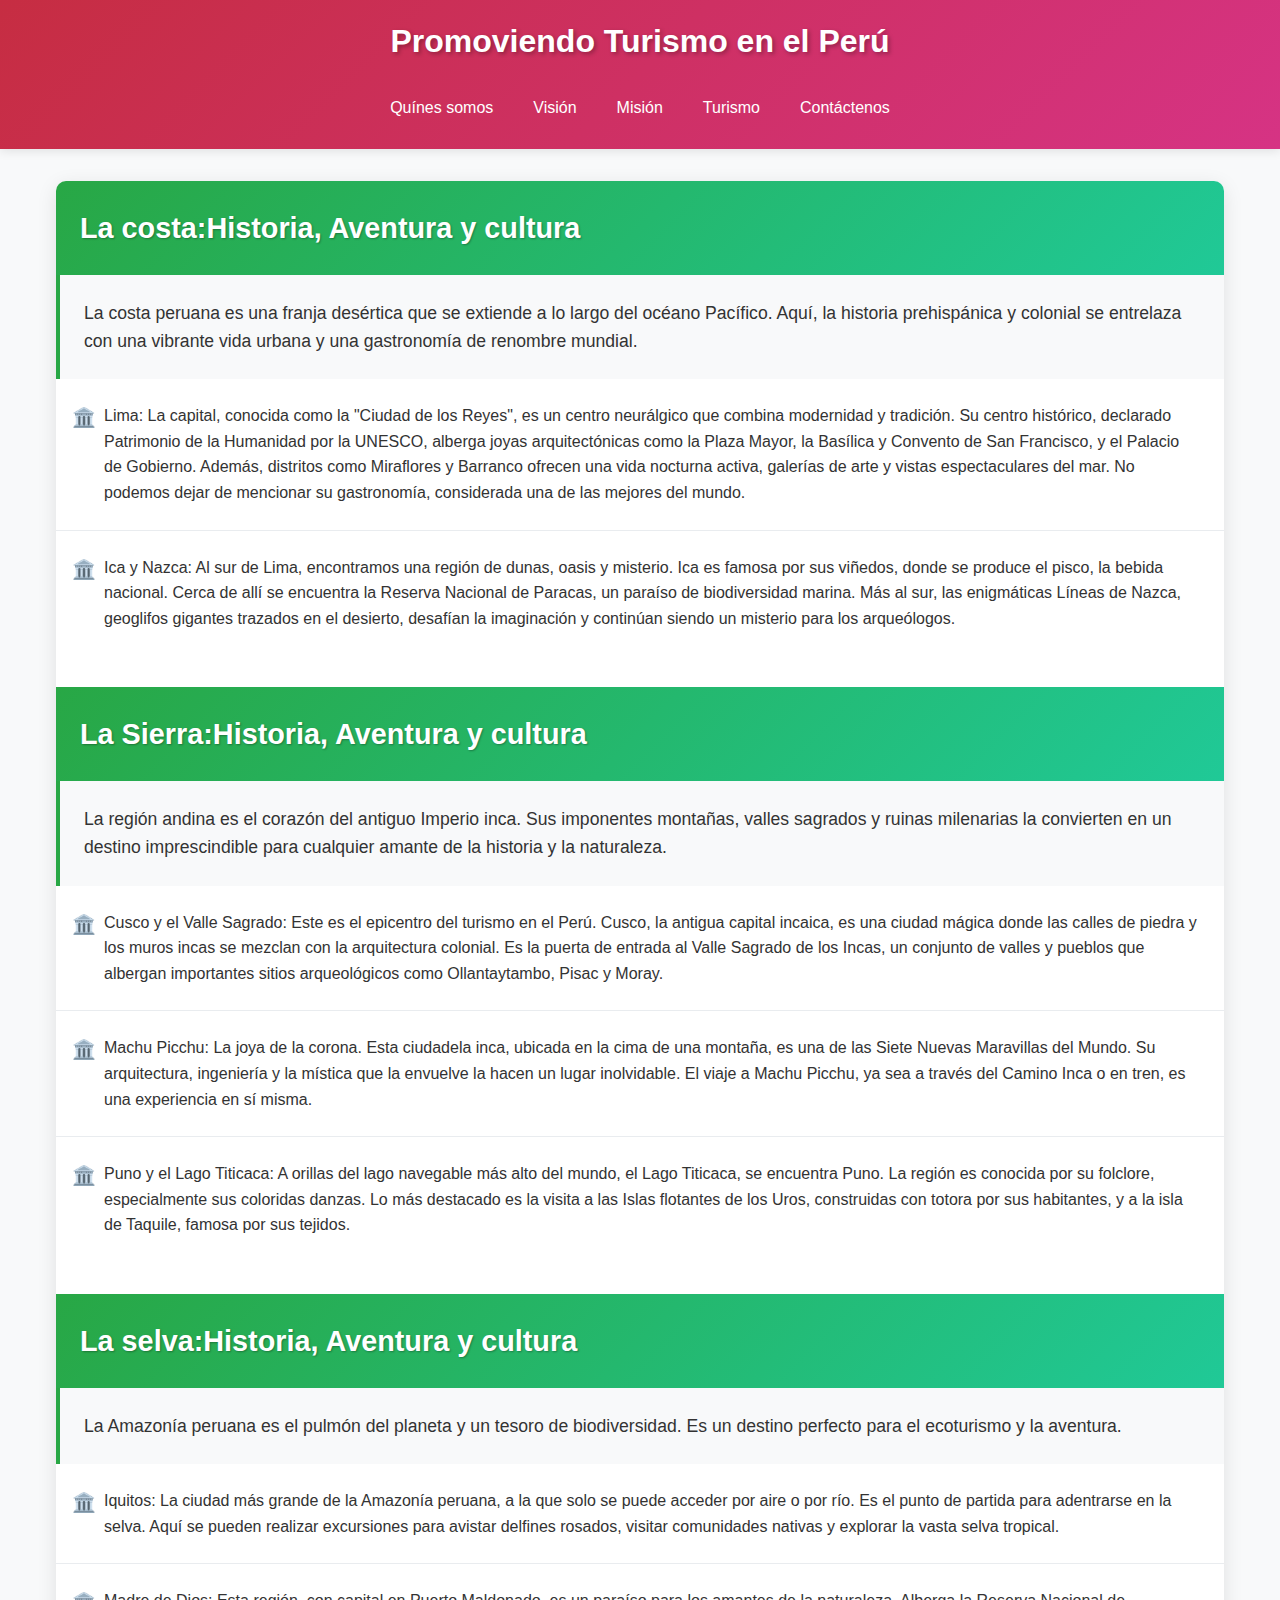
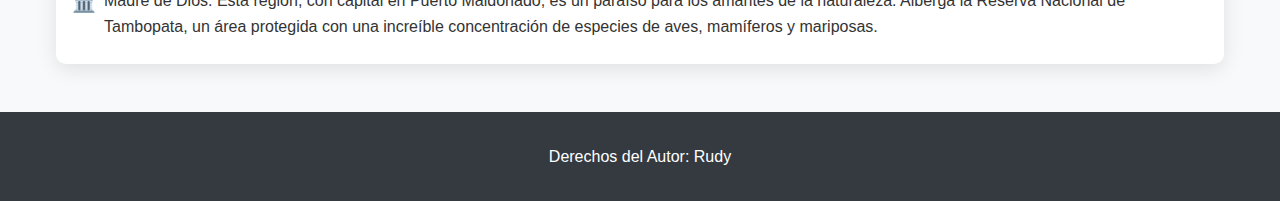
<file: index.html>
<!DOCTYPE html>
<html lang="en">
<head>
    <meta charset="UTF-8">
    <meta name="viewport" content="width=device-width, initial-scale=1.0">
    <title>principal</title>
    <link rel="stylesheet" href="index.css">
</head>
<body>
    <header>
        <h1>Promoviendo Turismo en el Perú</h1>
          <nav>
            <ul>
                <li><a href="Quienessomos.html">Quínes somos</a></li>
                <li><a href="Vision.html">Visión</a></li>
                <li><a href="Mision.html">Misión</a></li>
                <li><a href="#">Turismo</a>

                <ul>
                    <li><a href="valle sagrado.html">Cusco y el valle sagrado</a></li>
                    <li><a href="lago titicaca.html">Puno y el lago titcaca</a></li>
                    <li><a href="cañon de colca.html">Arequipa y el cañon de colca</a></li>
                    <li><a href="parque nacional huaraz.html">Huaraz y el parque nacional de huazcaran</a></li>
                    <li><a href="barranco  miraflores lima.html">Barranco y Miraflores</a></li>
                    <li><a href="oasisi de huacachina ica.html">Oasis de Huacachina</a></li>
                    <li><a href="chan chan.html">Chan chan</a></li>
                    <li><a href="amazonia peruana.html">Amazonia Peruana</a></li>
                    <li><a href="parque nacional manú.html">Parque nacional de manú</a></li>
                    <li><a href="kuelap.html">Kuélap</a></li>
                </ul>
               </li>
                <li><a href="contactos.html">Contáctenos</a></li>
                </ul>
          </nav>
    
    </header>
<main>
    <div>
        <h2>La costa:Historia, Aventura y cultura</h2>
    <ul>
     <p>La costa peruana es una franja desértica que se extiende a lo largo del océano Pacífico. Aquí, la historia prehispánica y colonial se entrelaza con una vibrante vida urbana y una gastronomía de renombre mundial.</p>
        <li>Lima: La capital, conocida como la "Ciudad de los Reyes", es un centro neurálgico que combina modernidad y tradición. Su centro histórico, declarado Patrimonio de la Humanidad por la UNESCO, alberga joyas arquitectónicas como la Plaza Mayor, la Basílica y Convento de San Francisco, y el Palacio de Gobierno. Además, distritos como Miraflores y Barranco ofrecen una vida nocturna activa, galerías de arte y vistas espectaculares del mar. No podemos dejar de mencionar su gastronomía, considerada una de las mejores del mundo.</li>
    <li>Ica y Nazca: Al sur de Lima, encontramos una región de dunas, oasis y misterio. Ica es famosa por sus viñedos, donde se produce el pisco, la bebida nacional. Cerca de allí se encuentra la Reserva Nacional de Paracas, un paraíso de biodiversidad marina. Más al sur, las enigmáticas Líneas de Nazca, geoglifos gigantes trazados en el desierto, desafían la imaginación y continúan siendo un misterio para los arqueólogos.</li> 
    
    </ul>
        <h2>La Sierra:Historia, Aventura y cultura</h2>
    <ul>
     <p>La región andina es el corazón del antiguo Imperio inca. Sus imponentes montañas, valles sagrados y ruinas milenarias la convierten en un destino imprescindible para cualquier amante de la historia y la naturaleza.</p>
        <li>Cusco y el Valle Sagrado: Este es el epicentro del turismo en el Perú. Cusco, la antigua capital incaica, es una ciudad mágica donde las calles de piedra y los muros incas se mezclan con la arquitectura colonial. Es la puerta de entrada al Valle Sagrado de los Incas, un conjunto de valles y pueblos que albergan importantes sitios arqueológicos como Ollantaytambo, Pisac y Moray.</li>
    <li>Machu Picchu: La joya de la corona. Esta ciudadela inca, ubicada en la cima de una montaña, es una de las Siete Nuevas Maravillas del Mundo. Su arquitectura, ingeniería y la mística que la envuelve la hacen un lugar inolvidable. El viaje a Machu Picchu, ya sea a través del Camino Inca o en tren, es una experiencia en sí misma.</li> 
    <li>Puno y el Lago Titicaca: A orillas del lago navegable más alto del mundo, el Lago Titicaca, se encuentra Puno. La región es conocida por su folclore, especialmente sus coloridas danzas. Lo más destacado es la visita a las Islas flotantes de los Uros, construidas con totora por sus habitantes, y a la isla de Taquile, famosa por sus tejidos.</li>
    </ul>

   
    <h2>La selva:Historia, Aventura y cultura</h2>
   <ul>
       <p>La Amazonía peruana es el pulmón del planeta y un tesoro de biodiversidad. Es un destino perfecto para el ecoturismo y la aventura.</p>
        <li>Iquitos: La ciudad más grande de la Amazonía peruana, a la que solo se puede acceder por aire o por río. Es el punto de partida para adentrarse en la selva. Aquí se pueden realizar excursiones para avistar delfines rosados, visitar comunidades nativas y explorar la vasta selva tropical.</li>
        <li>Madre de Dios: Esta región, con capital en Puerto Maldonado, es un paraíso para los amantes de la naturaleza. Alberga la Reserva Nacional de Tambopata, un área protegida con una increíble concentración de especies de aves, mamíferos y mariposas.</li>
    </ul>
    </div>
</main>
<footer>
    <p>Derechos del Autor: Rudy</p>
</footer>
    
</body>
</html>
</file>
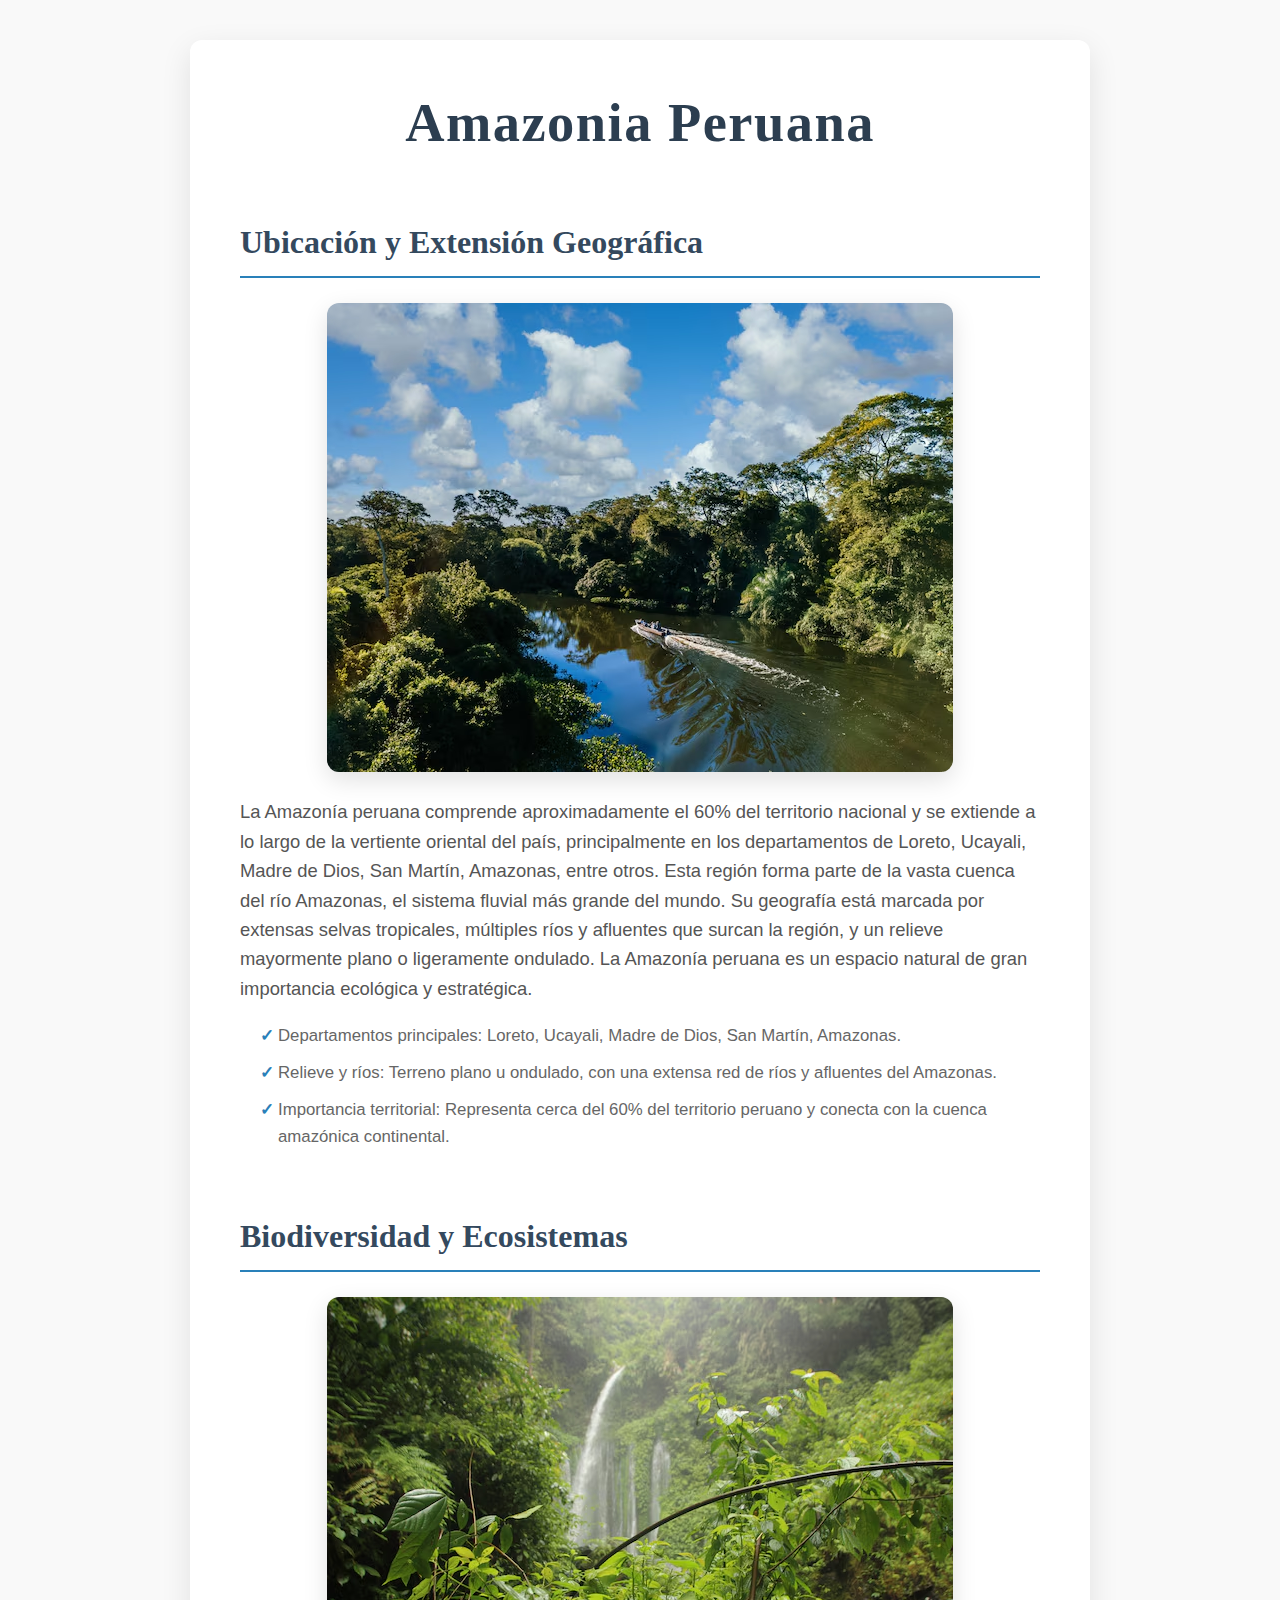
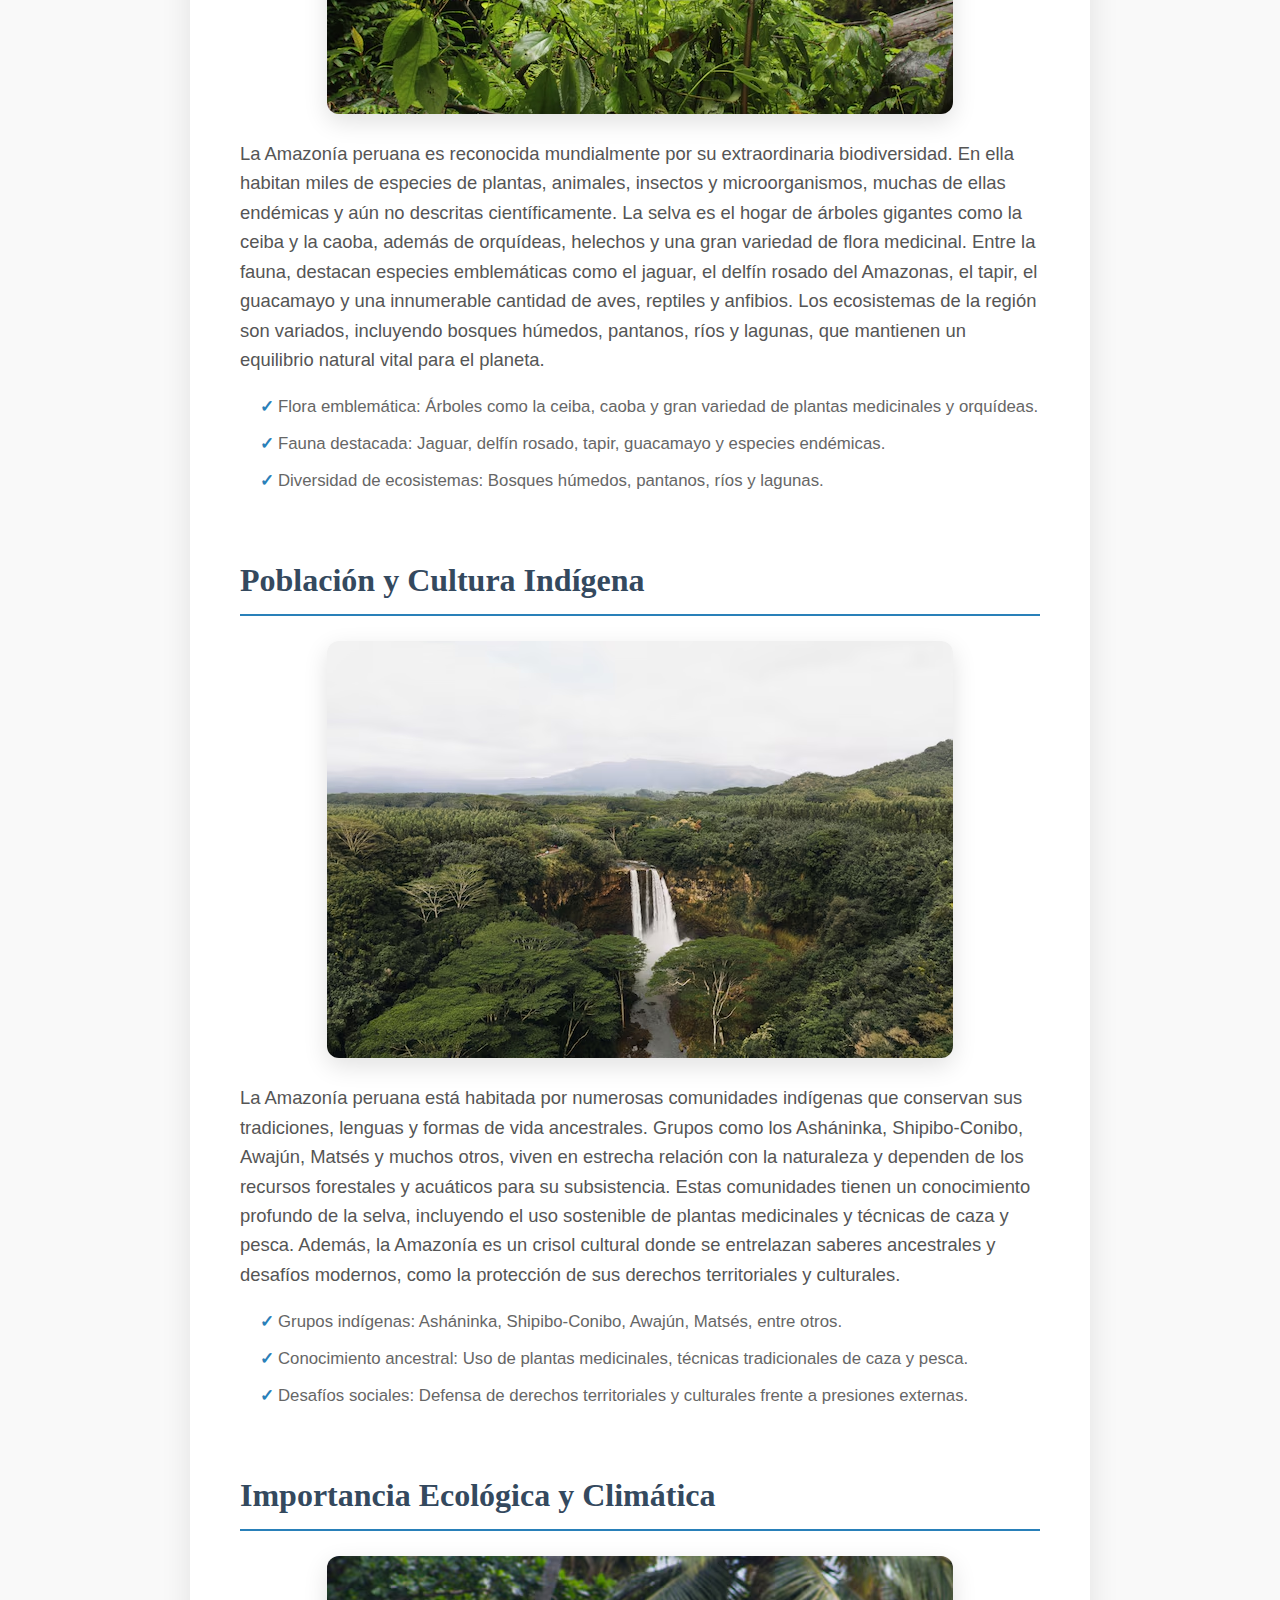
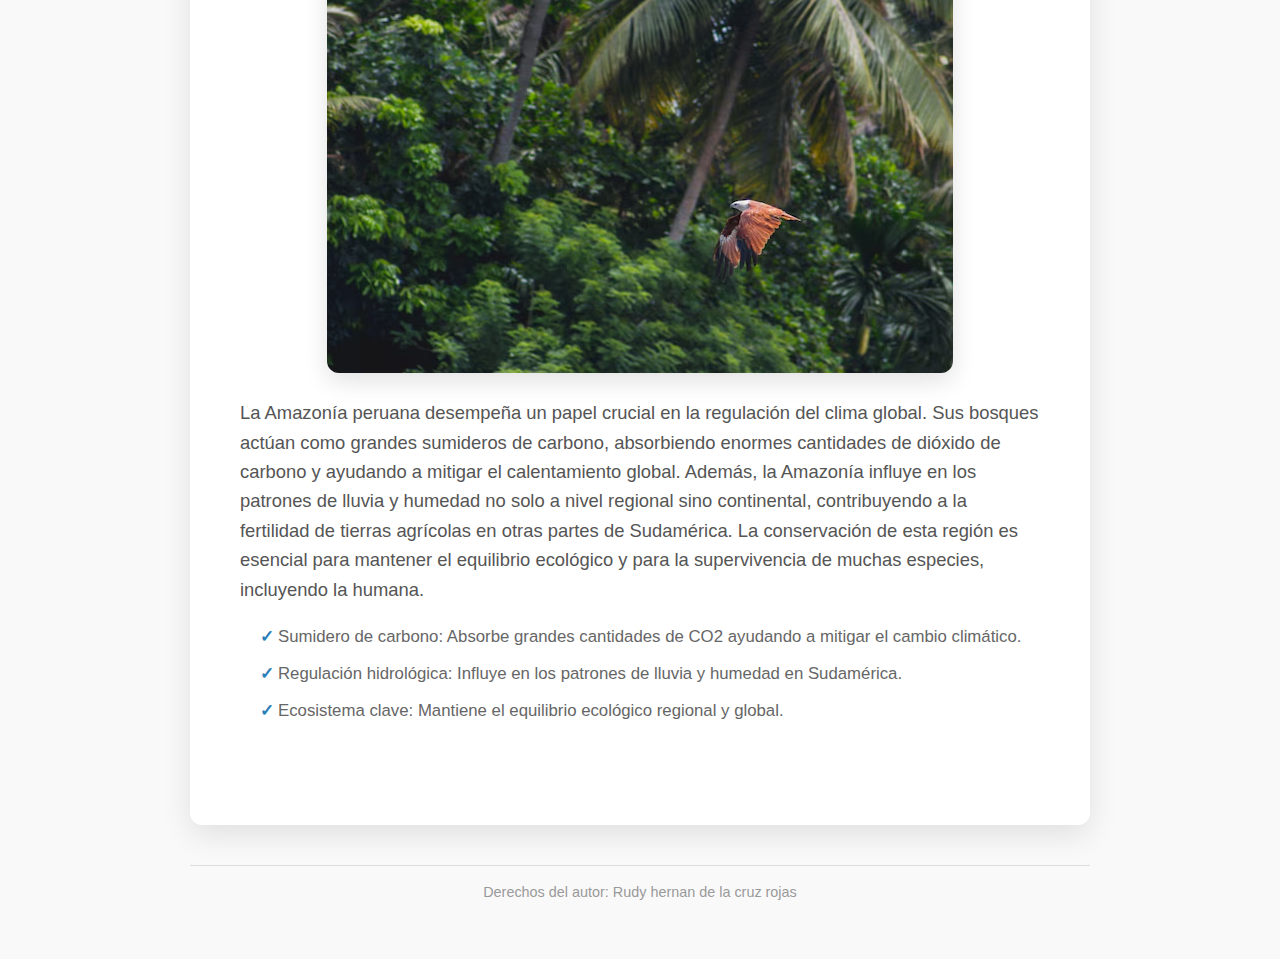
<file: amazonia peruana.html>
<!DOCTYPE html>
<html lang="en">
<head>
    <meta charset="UTF-8">
    <meta name="viewport" content="width=device-width, initial-scale=1.0">
    <title>Amazonia Peruana</title>
    <link rel="stylesheet" href="amazonia peruana.css">
</head>
<body>
   <main>
        <h1>Amazonia Peruana </h1>
        <ul>
            <h2>Ubicación y Extensión Geográfica</h2>
            <img src="amazonia peruana/amazonia peruana-2.jpg" alt="Amazonia">
        
        <p>La Amazonía peruana comprende aproximadamente el 60% del territorio nacional y se extiende a lo largo de la vertiente oriental del país, principalmente en los departamentos de Loreto, Ucayali, Madre de Dios, San Martín, Amazonas, entre otros. Esta región forma parte de la vasta cuenca del río Amazonas, el sistema fluvial más grande del mundo. Su geografía está marcada por extensas selvas tropicales, múltiples ríos y afluentes que surcan la región, y un relieve mayormente plano o ligeramente ondulado. La Amazonía peruana es un espacio natural de gran importancia ecológica y estratégica.</p>
        <li>Departamentos principales: Loreto, Ucayali, Madre de Dios, San Martín, Amazonas.</li>
        <li>Relieve y ríos: Terreno plano u ondulado, con una extensa red de ríos y afluentes del Amazonas.</li>
        <li>Importancia territorial: Representa cerca del 60% del territorio peruano y conecta con la cuenca amazónica continental.</li> 
     </ul>
     <ul>
            <h2>Biodiversidad y Ecosistemas</h2>
          <img src="amazonia peruana/amazonia peruana-3.jpg" alt="biodiversidad">
        
        <p>La Amazonía peruana es reconocida mundialmente por su extraordinaria biodiversidad. En ella habitan miles de especies de plantas, animales, insectos y microorganismos, muchas de ellas endémicas y aún no descritas científicamente. La selva es el hogar de árboles gigantes como la ceiba y la caoba, además de orquídeas, helechos y una gran variedad de flora medicinal. Entre la fauna, destacan especies emblemáticas como el jaguar, el delfín rosado del Amazonas, el tapir, el guacamayo y una innumerable cantidad de aves, reptiles y anfibios. Los ecosistemas de la región son variados, incluyendo bosques húmedos, pantanos, ríos y lagunas, que mantienen un equilibrio natural vital para el planeta.</p> 
    <li>Flora emblemática: Árboles como la ceiba, caoba y gran variedad de plantas medicinales y orquídeas.</li>
    <li>Fauna destacada: Jaguar, delfín rosado, tapir, guacamayo y especies endémicas.</li>
    <li>Diversidad de ecosistemas: Bosques húmedos, pantanos, ríos y lagunas.</li> 
   
     </ul>
     <ul>
            <h2>Población y Cultura Indígena</h2>
      <img src="amazonia peruana/amazonia peruana.jpg" alt="Poblacion">
        <p>La Amazonía peruana está habitada por numerosas comunidades indígenas que conservan sus tradiciones, lenguas y formas de vida ancestrales. Grupos como los Asháninka, Shipibo-Conibo, Awajún, Matsés y muchos otros, viven en estrecha relación con la naturaleza y dependen de los recursos forestales y acuáticos para su subsistencia. Estas comunidades tienen un conocimiento profundo de la selva, incluyendo el uso sostenible de plantas medicinales y técnicas de caza y pesca. Además, la Amazonía es un crisol cultural donde se entrelazan saberes ancestrales y desafíos modernos, como la protección de sus derechos territoriales y culturales.</p> 
        <li>Grupos indígenas: Asháninka, Shipibo-Conibo, Awajún, Matsés, entre otros.</li>
        <li>Conocimiento ancestral: Uso de plantas medicinales, técnicas tradicionales de caza y pesca.</li>
        <li>Desafíos sociales: Defensa de derechos territoriales y culturales frente a presiones externas.</li>
         
    </ul>
       <ul>
            <h2>Importancia Ecológica y Climática</h2>
      
            <img src="amazonia peruana/amazonia peruana_1.jpg" alt="">
        <p>La Amazonía peruana desempeña un papel crucial en la regulación del clima global. Sus bosques actúan como grandes sumideros de carbono, absorbiendo enormes cantidades de dióxido de carbono y ayudando a mitigar el calentamiento global. Además, la Amazonía influye en los patrones de lluvia y humedad no solo a nivel regional sino continental, contribuyendo a la fertilidad de tierras agrícolas en otras partes de Sudamérica. La conservación de esta región es esencial para mantener el equilibrio ecológico y para la supervivencia de muchas especies, incluyendo la humana.</p> 
        <li>Sumidero de carbono: Absorbe grandes cantidades de CO2 ayudando a mitigar el cambio climático.</li>
        <li>Regulación hidrológica: Influye en los patrones de lluvia y humedad en Sudamérica.</li>
         <li>Ecosistema clave: Mantiene el equilibrio ecológico regional y global.</li>
    </ul>
     

    </main>
    <footer>
        <p>Derechos del autor: Rudy hernan de la cruz rojas</p>
    </footer>
    
</body>
</html>
</file>
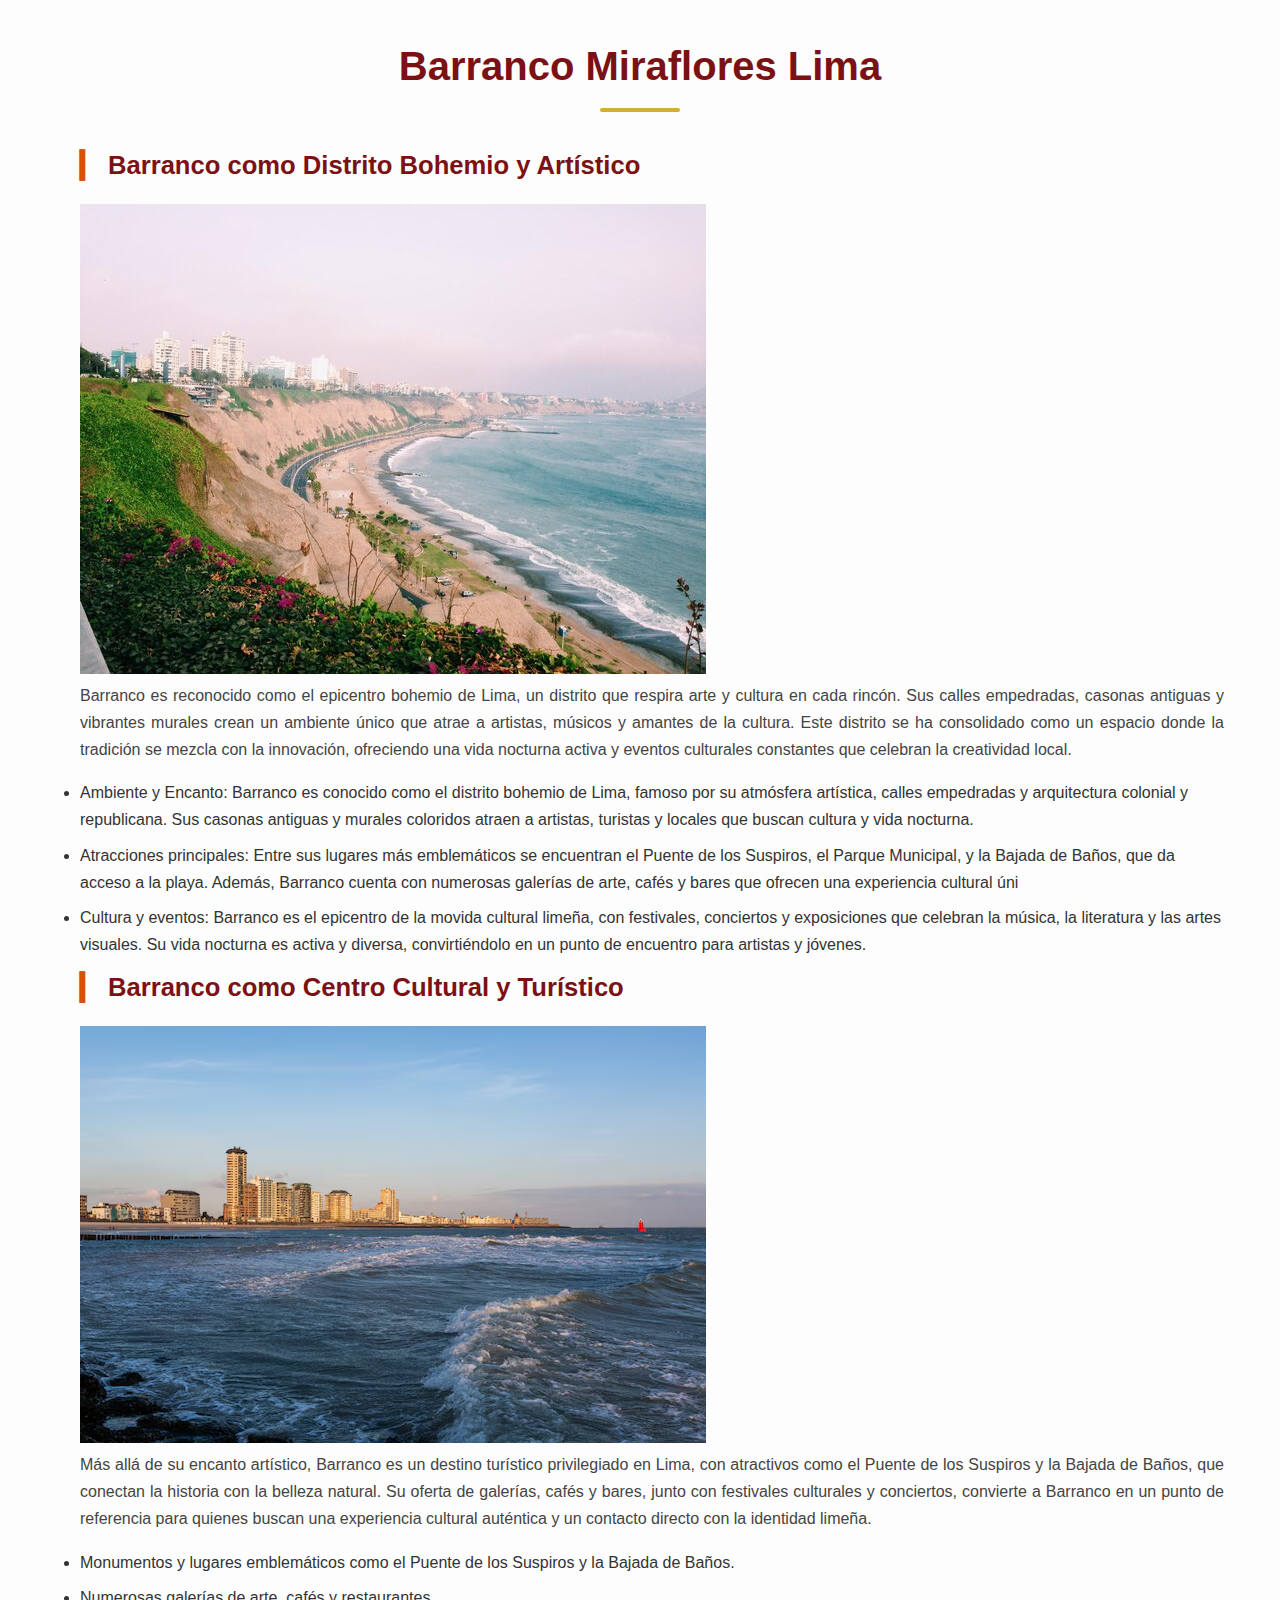
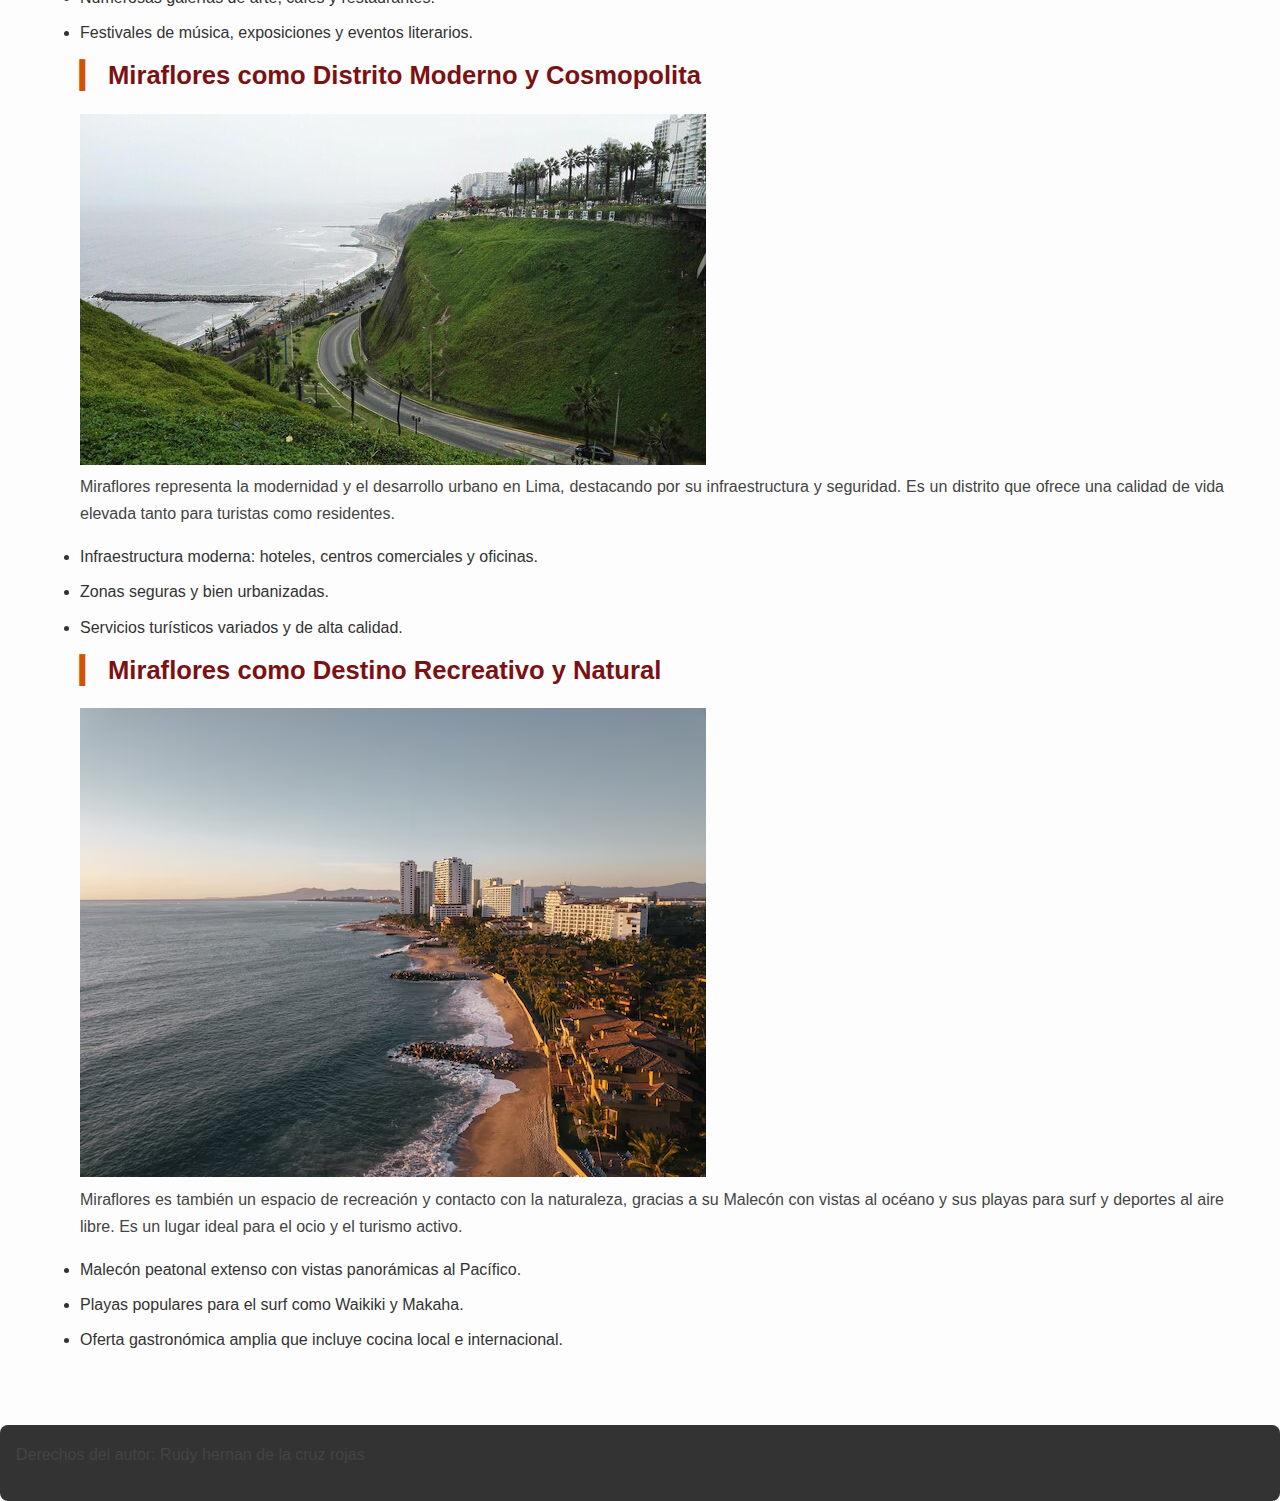
<file: barranco  miraflores lima.html>
<!DOCTYPE html>
<html lang="en">
<head>
    <meta charset="UTF-8">
    <meta name="viewport" content="width=device-width, initial-scale=1.0">
    <title>barranco miraflores</title>
    <link rel="stylesheet" href="barranco  miraflores lima.css">
</head>
<body>
   <main>
        <h1>Barranco Miraflores Lima</h1>
        <ul>
            <h2>Barranco como Distrito Bohemio y Artístico</h2>
            <img src="barranco miraflores lima/barranco miraflores lima-1.jpg" alt="Barranco">
        
        <p>Barranco es reconocido como el epicentro bohemio de Lima, un distrito que respira arte y cultura en cada rincón. Sus calles empedradas, casonas antiguas y vibrantes murales crean un ambiente único que atrae a artistas, músicos y amantes de la cultura. Este distrito se ha consolidado como un espacio donde la tradición se mezcla con la innovación, ofreciendo una vida nocturna activa y eventos culturales constantes que celebran la creatividad local.</p>
        <li>Ambiente y Encanto: Barranco es conocido como el distrito bohemio de Lima, famoso por su atmósfera artística, calles empedradas y arquitectura colonial y republicana. Sus casonas antiguas y murales coloridos atraen a artistas, turistas y locales que buscan cultura y vida nocturna.</li>
        <li>Atracciones principales: Entre sus lugares más emblemáticos se encuentran el Puente de los Suspiros, el Parque Municipal, y la Bajada de Baños, que da acceso a la playa. Además, Barranco cuenta con numerosas galerías de arte, cafés y bares que ofrecen una experiencia cultural úni</li>
        <li>Cultura y eventos: Barranco es el epicentro de la movida cultural limeña, con festivales, conciertos y exposiciones que celebran la música, la literatura y las artes visuales. Su vida nocturna es activa y diversa, convirtiéndolo en un punto de encuentro para artistas y jóvenes.</li> 
     </ul>
     <ul>
            <h2>Barranco como Centro Cultural y Turístico</h2>
          <img src="barranco miraflores lima/barranco miraflores lima-2.jpg" alt="centro cultural">
        
        <p>Más allá de su encanto artístico, Barranco es un destino turístico privilegiado en Lima, con atractivos como el Puente de los Suspiros y la Bajada de Baños, que conectan la historia con la belleza natural. Su oferta de galerías, cafés y bares, junto con festivales culturales y conciertos, convierte a Barranco en un punto de referencia para quienes buscan una experiencia cultural auténtica y un contacto directo con la identidad limeña.</p> 
    <li>Monumentos y lugares emblemáticos como el Puente de los Suspiros y la Bajada de Baños.</li>
    <li>Numerosas galerías de arte, cafés y restaurantes.</li>
    <li>Festivales de música, exposiciones y eventos literarios.</li> 
   
     </ul>
     <ul>
            <h2>Miraflores como Distrito Moderno y Cosmopolita</h2>
      <img src="barranco miraflores lima/barranco miraflores lima-3.jpg" alt="Distrito moderno">
        <p>Miraflores representa la modernidad y el desarrollo urbano en Lima, destacando por su infraestructura y seguridad. Es un distrito que ofrece una calidad de vida elevada tanto para turistas como residentes.</p> 
        <li>Infraestructura moderna: hoteles, centros comerciales y oficinas.</li>
        <li>Zonas seguras y bien urbanizadas.</li>
        <li>Servicios turísticos variados y de alta calidad.</li>
         
    </ul>
       <ul>
            <h2>Miraflores como Destino Recreativo y Natural</h2>
      
            <img src="barranco miraflores lima/barranco miraflores lima.jpg" alt="Destino recreativo">
        <p>Miraflores es también un espacio de recreación y contacto con la naturaleza, gracias a su Malecón con vistas al océano y sus playas para surf y deportes al aire libre. Es un lugar ideal para el ocio y el turismo activo.</p> 
        <li>Malecón peatonal extenso con vistas panorámicas al Pacífico.</li>
        <li>Playas populares para el surf como Waikiki y Makaha.</li>
         <li>Oferta gastronómica amplia que incluye cocina local e internacional.</li>
    </ul>
     

    </main>
    <footer>
        <p>Derechos del autor: Rudy hernan de la cruz rojas</p>
    </footer>
    
</body>
</html>
</file>
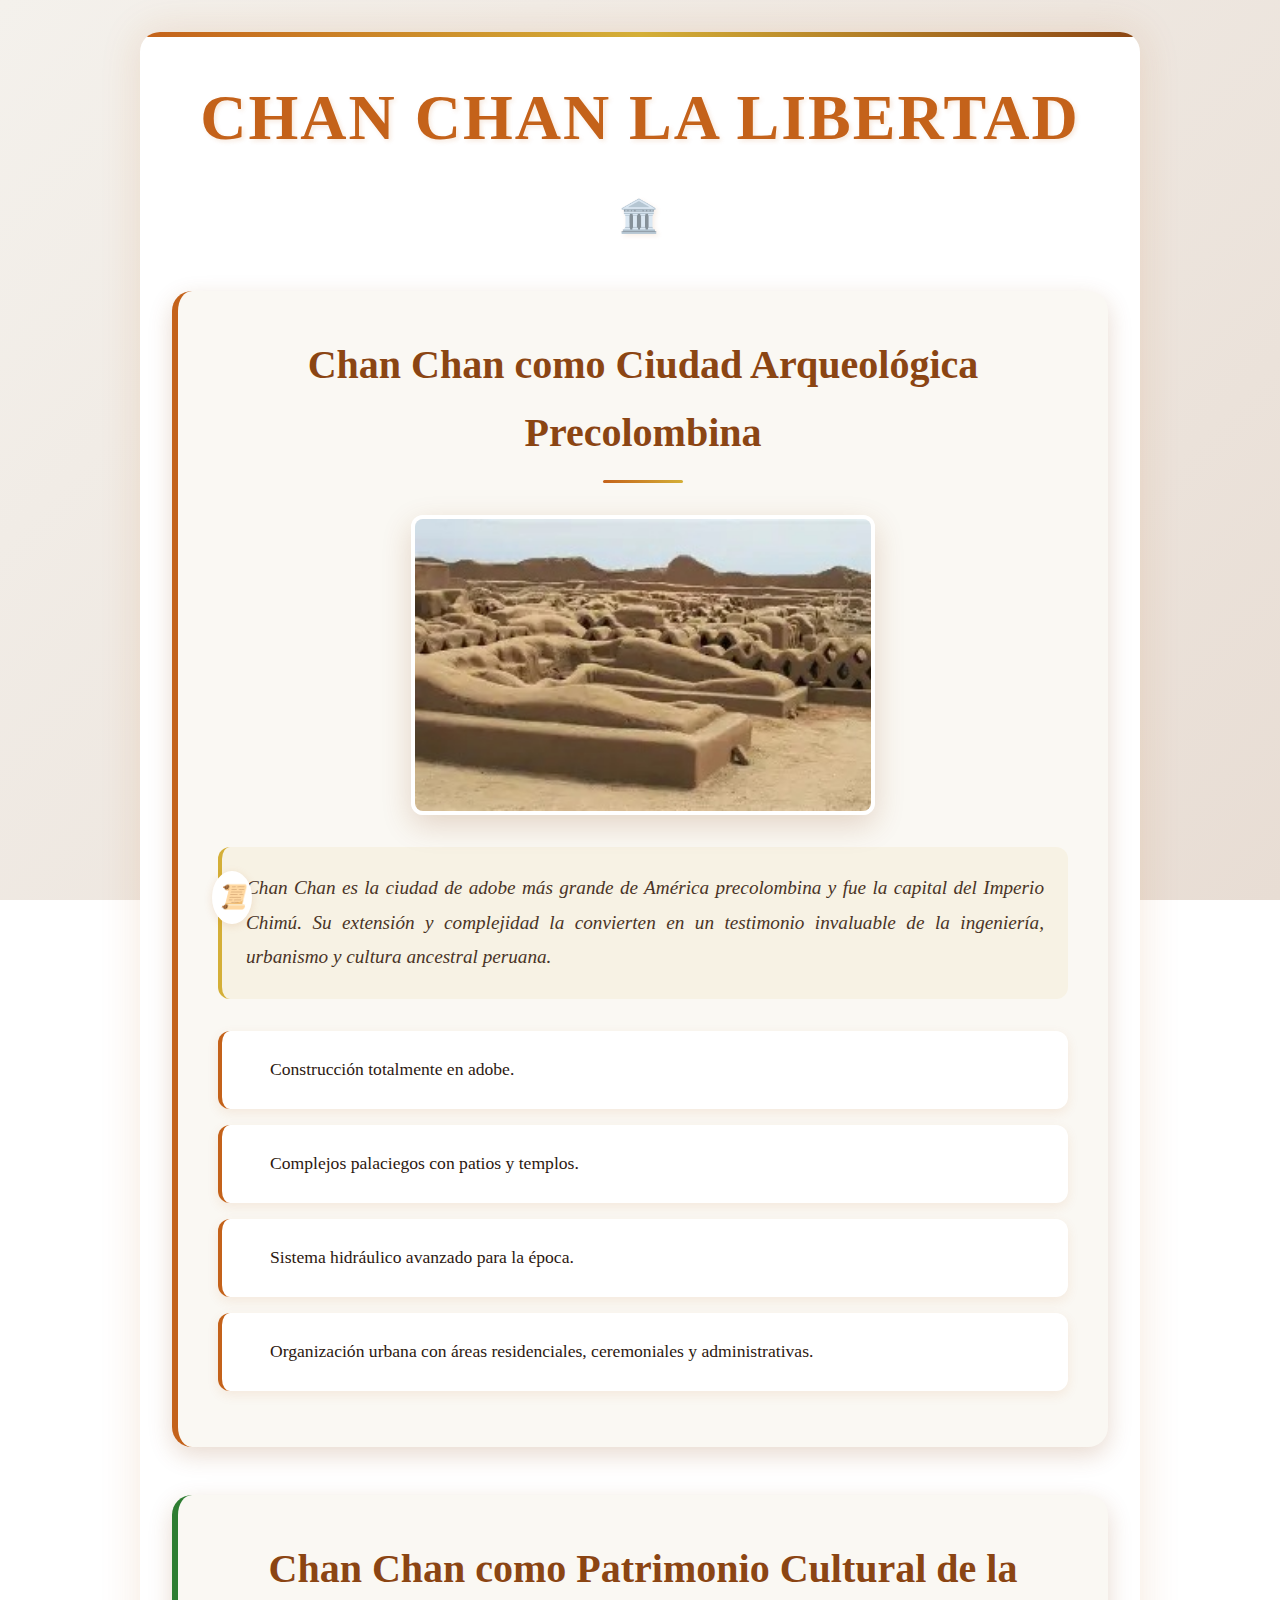
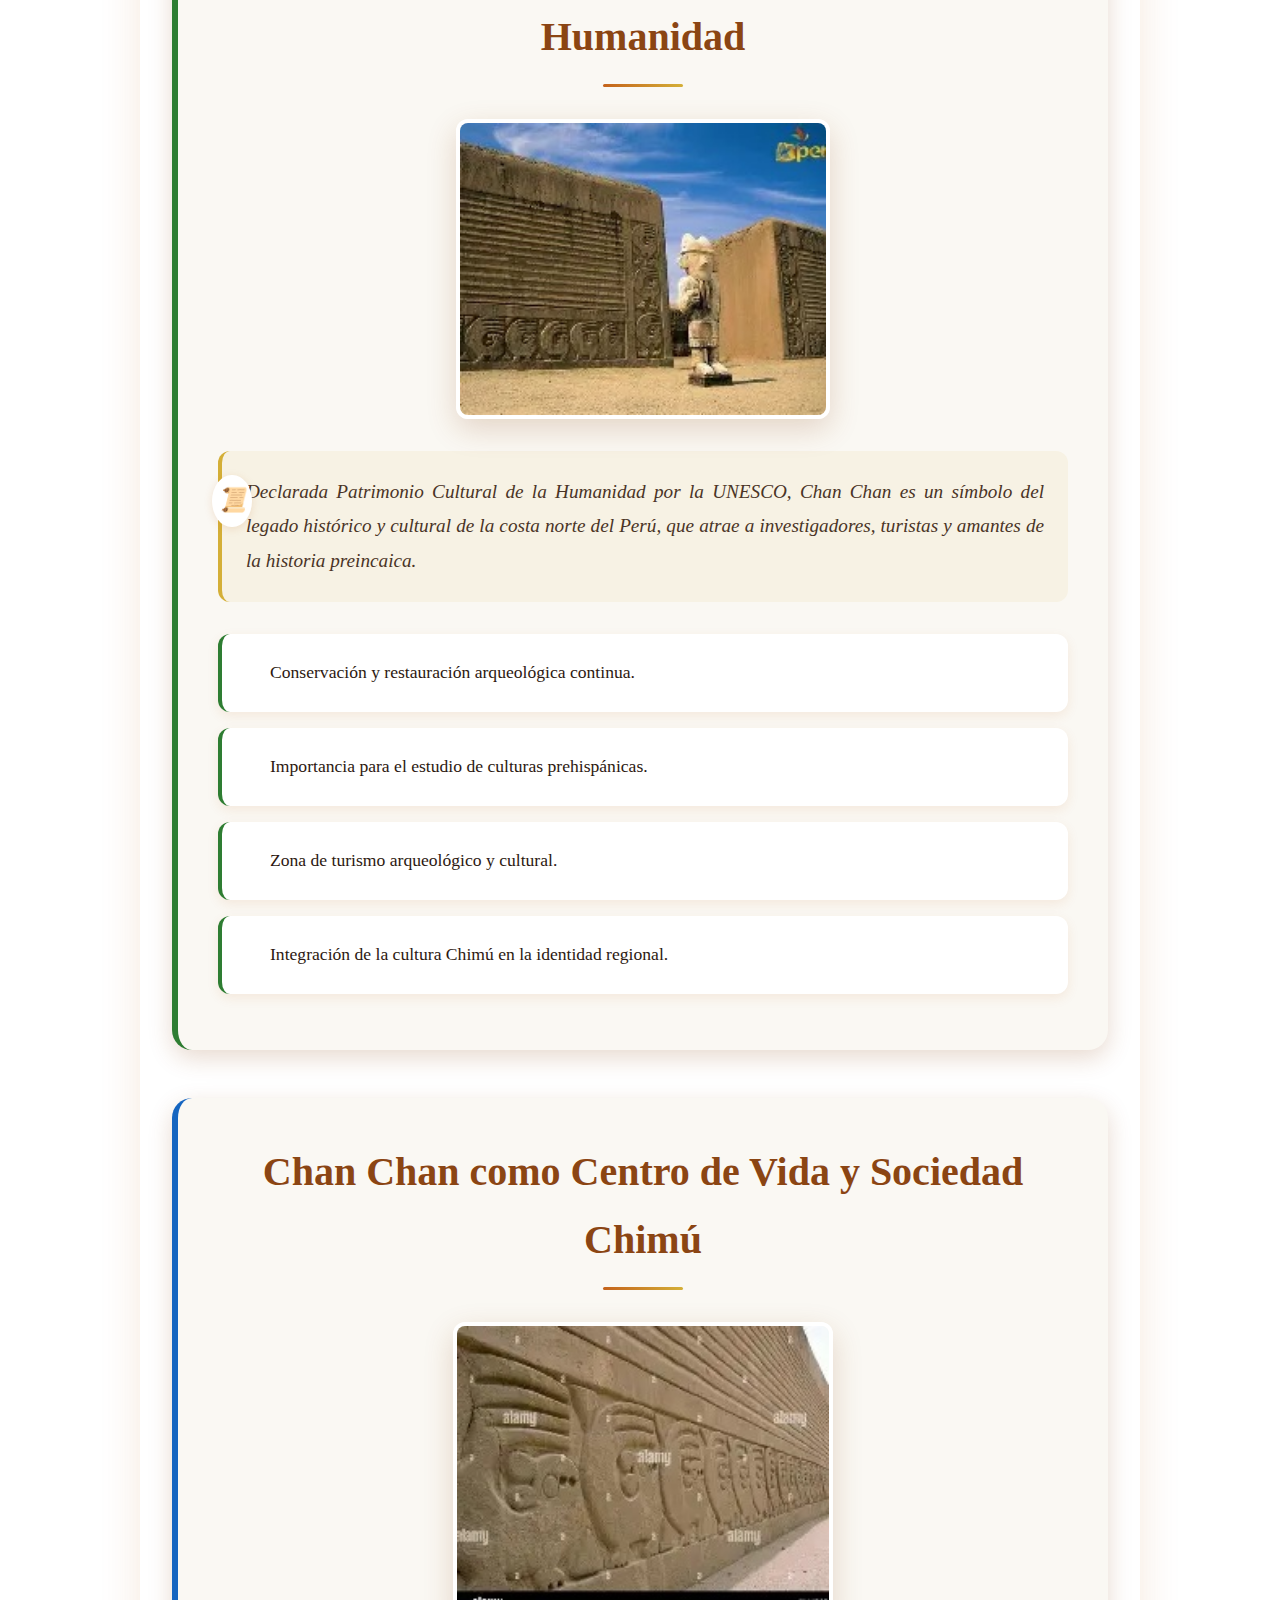
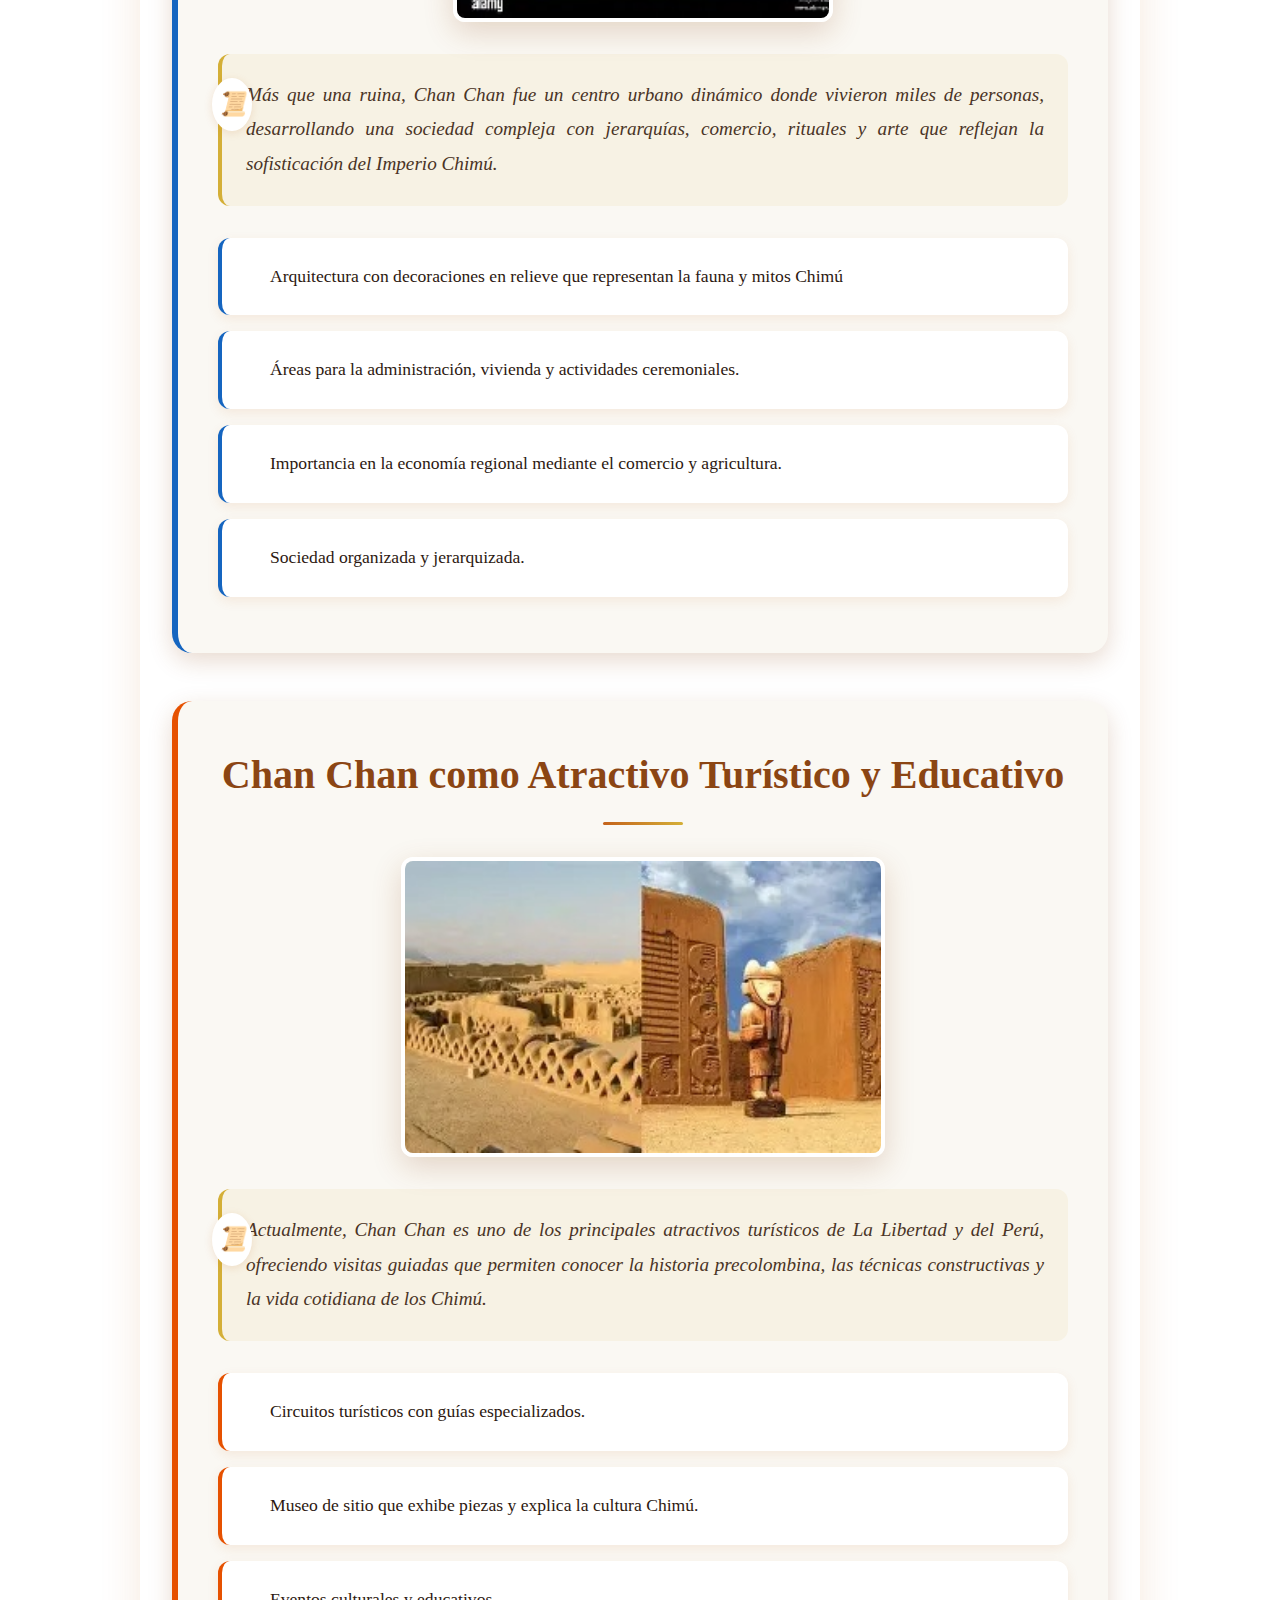
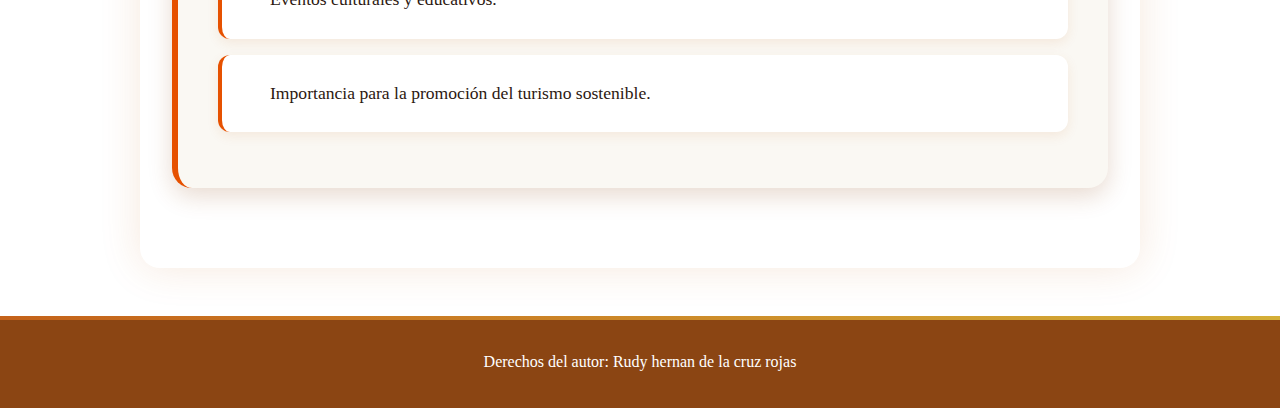
<file: chan chan.html>
<!DOCTYPE html>
<html lang="en">
<head>
    <meta charset="UTF-8">
    <meta name="viewport" content="width=device-width, initial-scale=1.0">
    <title>Chan Chan la libertad</title>
    <link rel="stylesheet" href="chan chan.css">
</head>
<body>
   <main>
        <h1>Chan Chan la libertad</h1>
        <ul>
            <h2>Chan Chan como Ciudad Arqueológica Precolombina</h2>
            <img src="chan chan/chan chan-1.jpg" alt="Ciuda Arqueológica">
        
        <p>Chan Chan es la ciudad de adobe más grande de América precolombina y fue la capital del Imperio Chimú. Su extensión y complejidad la convierten en un testimonio invaluable de la ingeniería, urbanismo y cultura ancestral peruana.</p>
        <li>Construcción totalmente en adobe.</li>
        <li>Complejos palaciegos con patios y templos.</li>
        <li>Sistema hidráulico avanzado para la época.</li> 
        <li>Organización urbana con áreas residenciales, ceremoniales y administrativas.</li>
     </ul>
     <ul>
            <h2>Chan Chan como Patrimonio Cultural de la Humanidad</h2>
          <img src="chan chan/chan chan-2.jpg" alt="Patrimoni Cultural">
        
        <p>Declarada Patrimonio Cultural de la Humanidad por la UNESCO, Chan Chan es un símbolo del legado histórico y cultural de la costa norte del Perú, que atrae a investigadores, turistas y amantes de la historia preincaica.</p> 
    <li>Conservación y restauración arqueológica continua.</li>
    <li>Importancia para el estudio de culturas prehispánicas.</li>
    <li>Zona de turismo arqueológico y cultural.</li> 
    <li>Integración de la cultura Chimú en la identidad regional.</li>
   
     </ul>
     <ul>
            <h2>Chan Chan como Centro de Vida y Sociedad Chimú</h2>
      <img src="chan chan/chan chan-3.jpg" alt="Centro de Vida">
        <p>Más que una ruina, Chan Chan fue un centro urbano dinámico donde vivieron miles de personas, desarrollando una sociedad compleja con jerarquías, comercio, rituales y arte que reflejan la sofisticación del Imperio Chimú.</p> 
        <li>Arquitectura con decoraciones en relieve que representan la fauna y mitos Chimú</li>
        <li>Áreas para la administración, vivienda y actividades ceremoniales.</li>
        <li>Importancia en la economía regional mediante el comercio y agricultura.</li>
        <li>Sociedad organizada y jerarquizada.</li>
         
    </ul>
       <ul>
            <h2>Chan Chan como Atractivo Turístico y Educativo</h2>
      
            <img src="chan chan/chan chan.jpg" alt="Atractivo turistico">
        <p>Actualmente, Chan Chan es uno de los principales atractivos turísticos de La Libertad y del Perú, ofreciendo visitas guiadas que permiten conocer la historia precolombina, las técnicas constructivas y la vida cotidiana de los Chimú.</p> 
        <li>Circuitos turísticos con guías especializados.</li>
        <li>Museo de sitio que exhibe piezas y explica la cultura Chimú.</li>
         <li>Eventos culturales y educativos.</li>
         <li>Importancia para la promoción del turismo sostenible.</li>
    </ul>
     

    </main>
    <footer>
        <p>Derechos del autor: Rudy hernan de la cruz rojas</p>
    </footer>
    
</body>
</html>
</file>
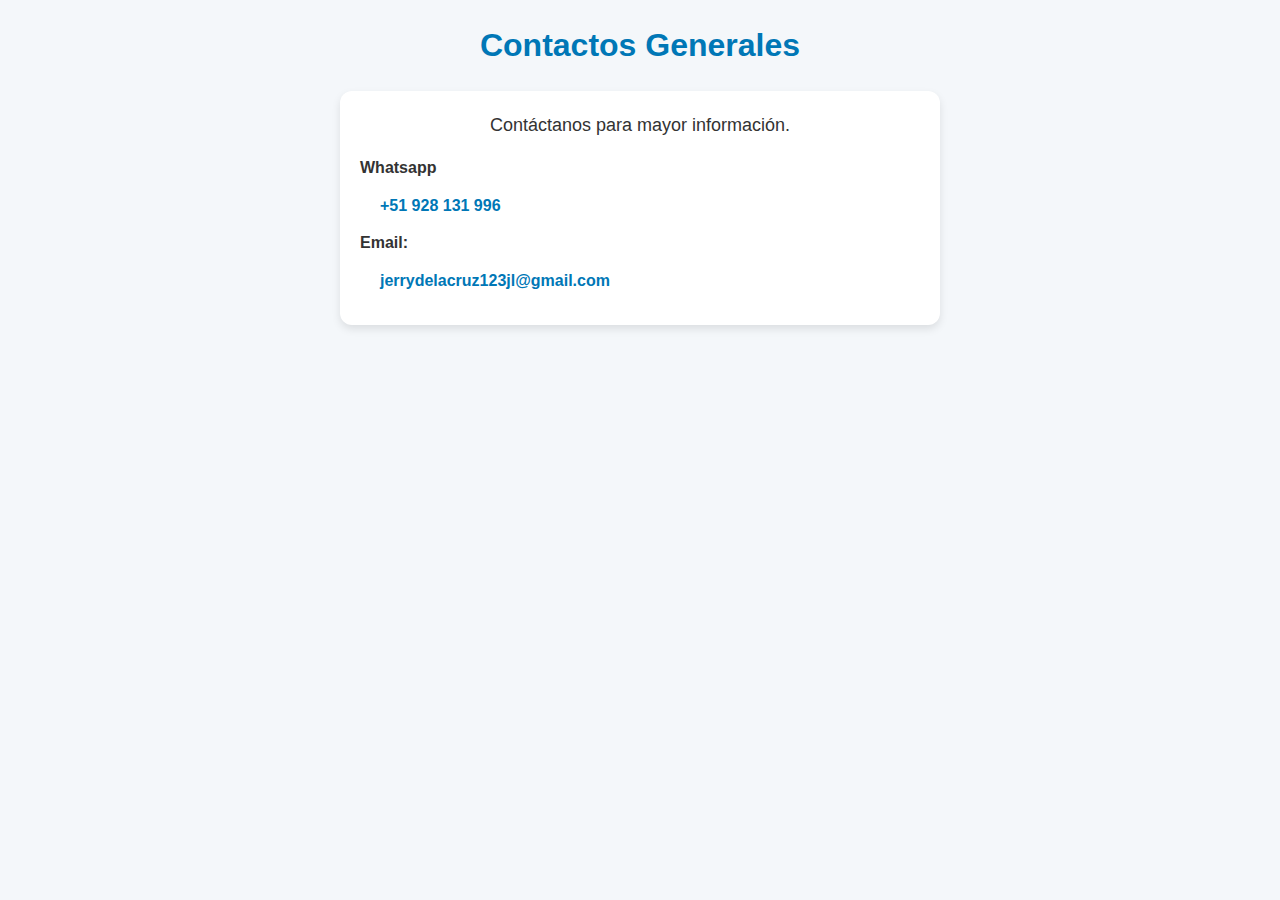
<file: contactos.html>
<!DOCTYPE html>
<html lang="en">
<head>
    <meta charset="UTF-8">
    <meta name="viewport" content="width=device-width, initial-scale=1.0">
    <title>Contactos</title>
    <link rel="stylesheet" href="contactos.css">
</head>
<body>
    <head>
    <h1>Contactos Generales</h1>
    <div class="Padre">
        <p>Contáctanos para mayor información.</p>
        <ul>
            <li>Whatsapp
                <ul>
                    <li><a href="https://wa.me/qr/CU7AGW4JNHDBK1">+51 928 131 996</a></li>
                </ul>
            </li>
            <li>Email:
                <ul>
                    <li>
                        <a href="mailto:jerrydelacruz123jl@gmail.com">jerrydelacruz123jl@gmail.com</a>
                    </li>
                </ul>
            </li>
        </ul>
        

    </div>
  </head>  
</body>
</html>
</file>
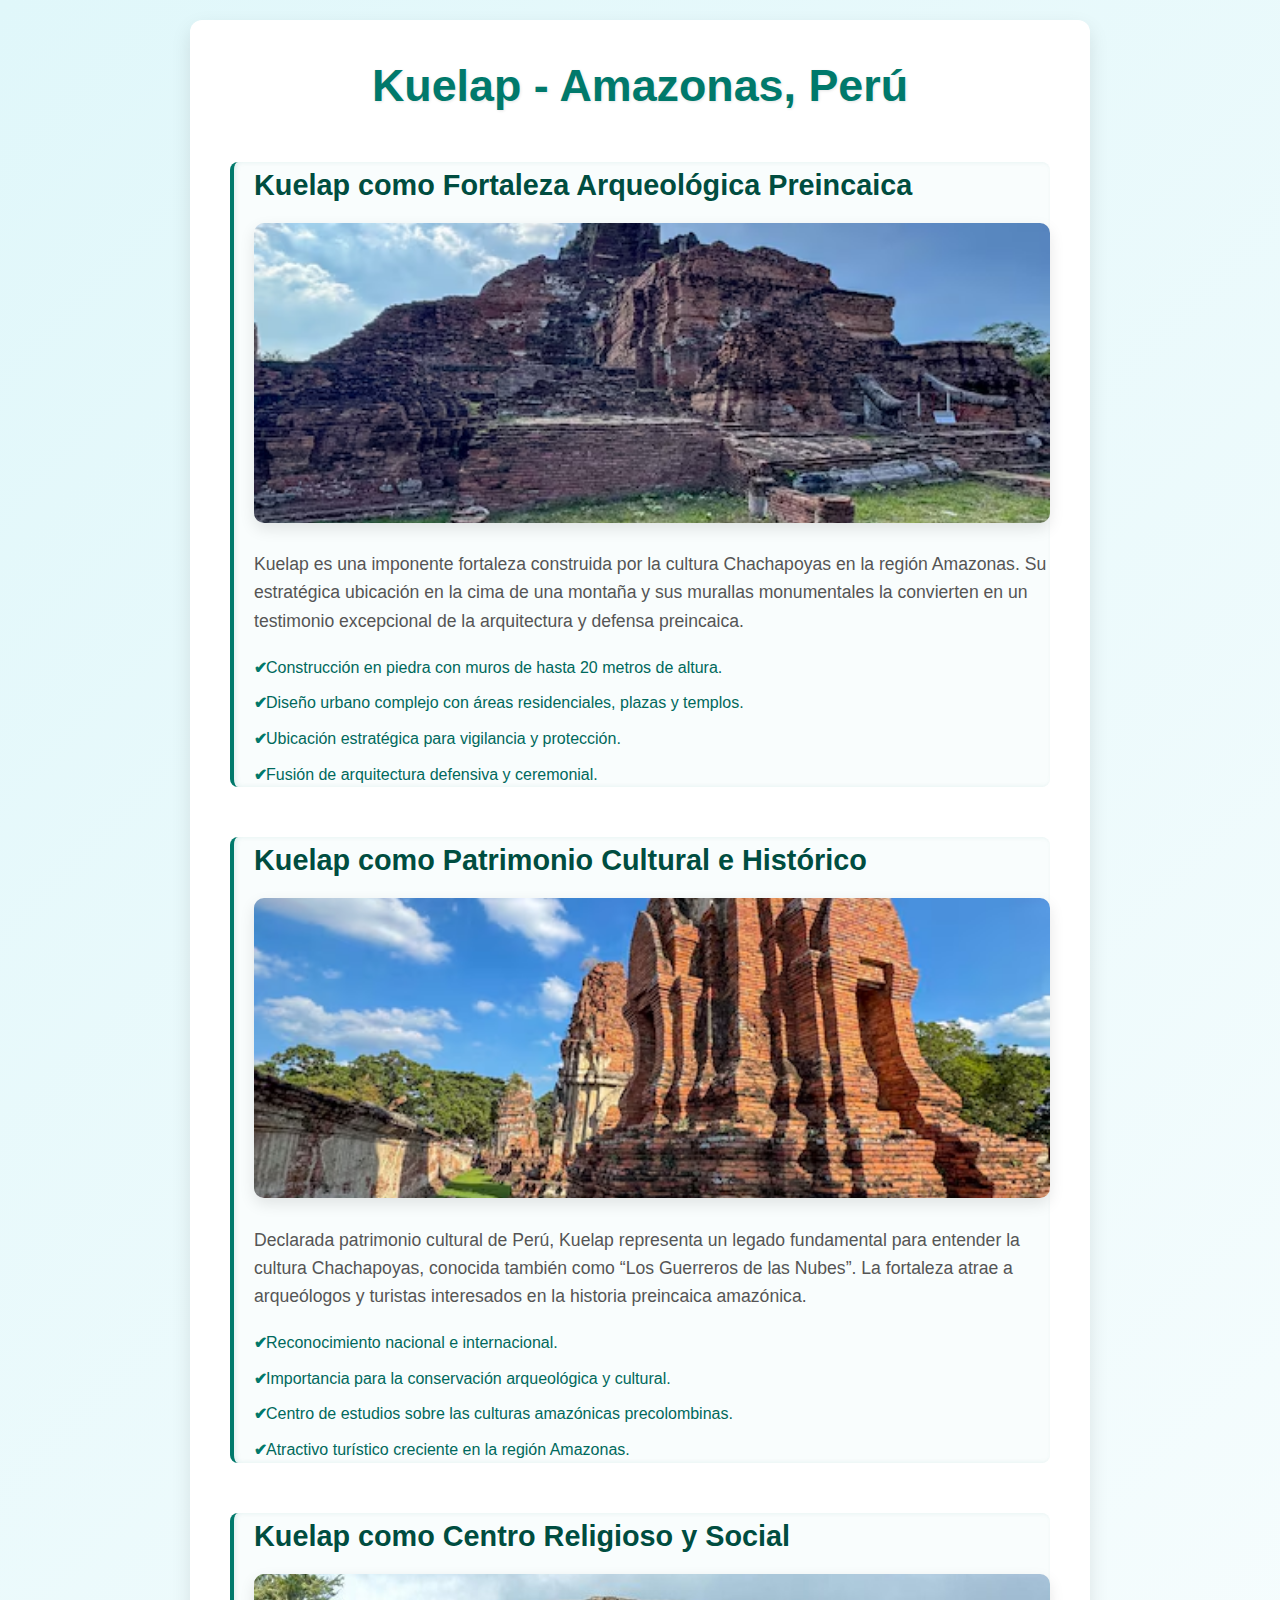
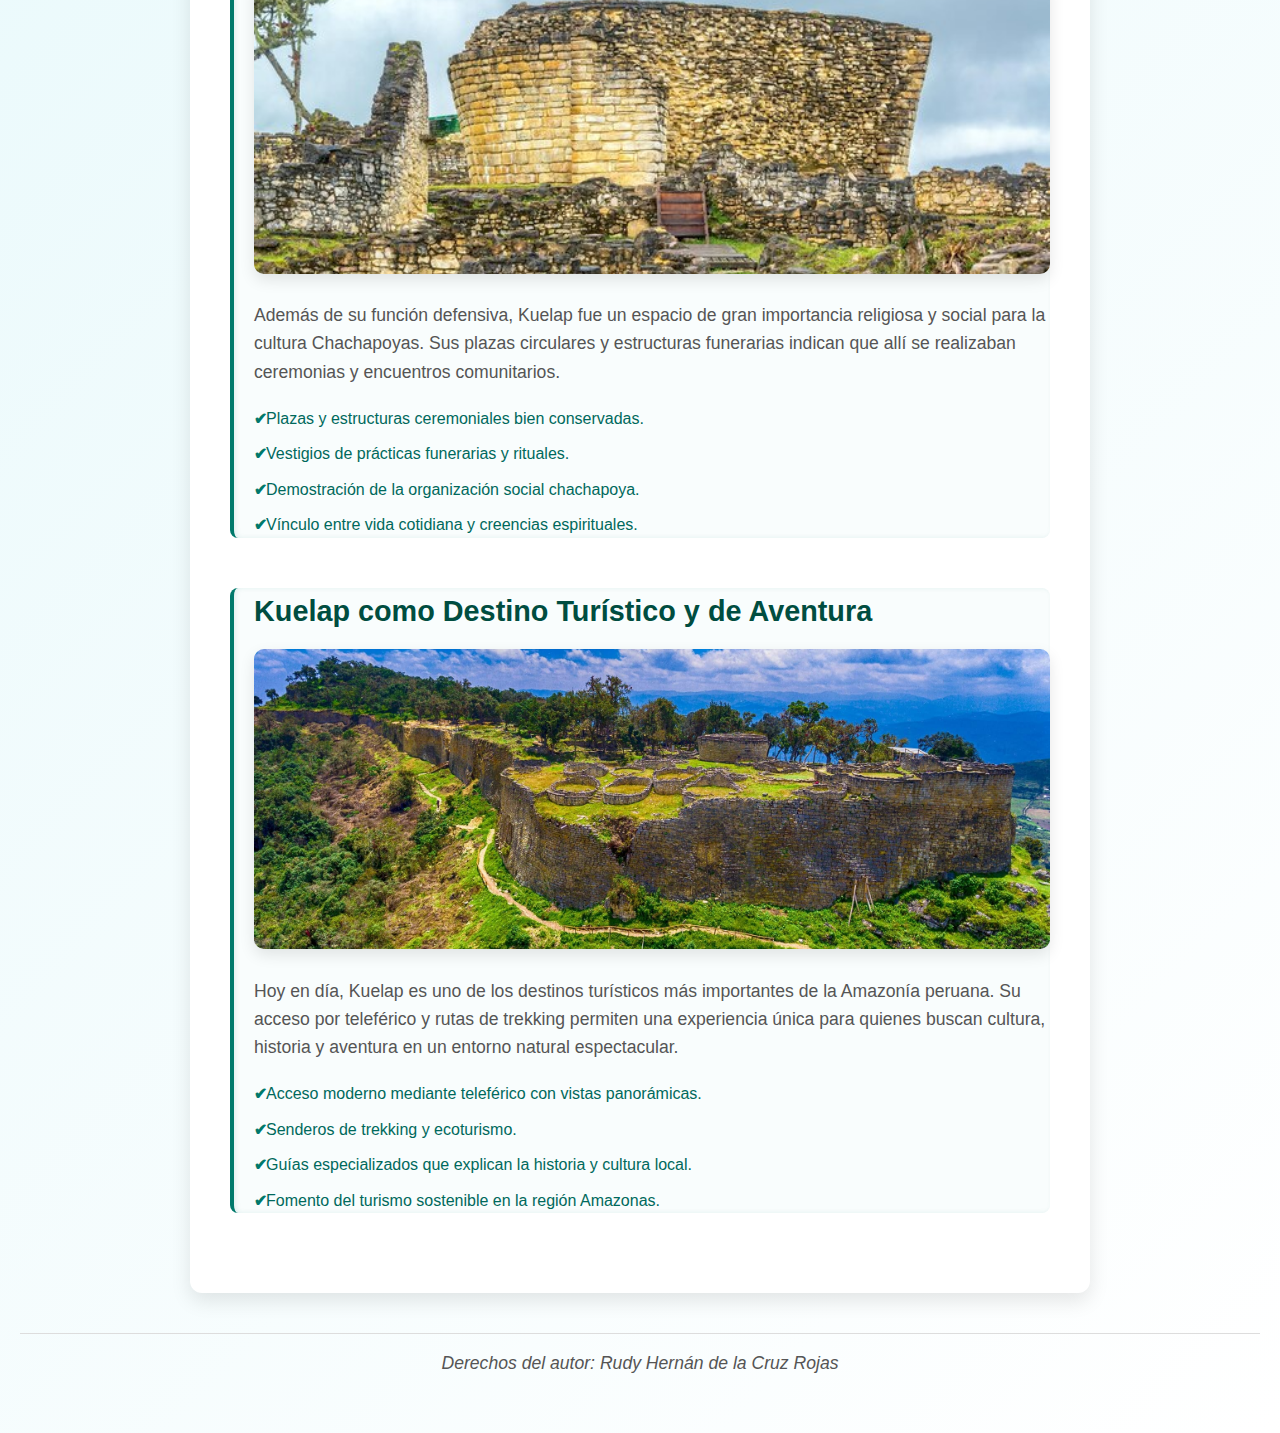
<file: kuelap.html>
<!DOCTYPE html> 
<html lang="en">
<head>
    <meta charset="UTF-8" />
    <meta name="viewport" content="width=device-width, initial-scale=1" />
    <title>Kuelap - Amazonas, Perú</title>
    <link rel="stylesheet" href="kuelap.css" />
</head>
<body>
   <main>
        <h1>Kuelap - Amazonas, Perú</h1>
        <ul>
            <h2>Kuelap como Fortaleza Arqueológica Preincaica</h2>
            <img src="kuelap/kuelap-1.jpg" alt="Fortaleza Kuelap" />
        
            <p>Kuelap es una imponente fortaleza construida por la cultura Chachapoyas en la región Amazonas. Su estratégica ubicación en la cima de una montaña y sus murallas monumentales la convierten en un testimonio excepcional de la arquitectura y defensa preincaica.</p>
            <li>Construcción en piedra con muros de hasta 20 metros de altura.</li>
            <li>Diseño urbano complejo con áreas residenciales, plazas y templos.</li>
            <li>Ubicación estratégica para vigilancia y protección.</li>
            <li>Fusión de arquitectura defensiva y ceremonial.</li>
        </ul>
        <ul>
            <h2>Kuelap como Patrimonio Cultural e Histórico</h2>
            <img src="kuelap/kuelap-2.jpg" alt="Patrimonio Cultural" />
        
            <p>Declarada patrimonio cultural de Perú, Kuelap representa un legado fundamental para entender la cultura Chachapoyas, conocida también como “Los Guerreros de las Nubes”. La fortaleza atrae a arqueólogos y turistas interesados en la historia preincaica amazónica.</p>
            <li>Reconocimiento nacional e internacional.</li>
            <li>Importancia para la conservación arqueológica y cultural.</li>
            <li>Centro de estudios sobre las culturas amazónicas precolombinas.</li>
            <li>Atractivo turístico creciente en la región Amazonas.</li>
        </ul>
        <ul>
            <h2>Kuelap como Centro Religioso y Social</h2>
            <img src="kuelap/kuelap-3.jpg" alt="Centro Social y Religioso" />
        
            <p>Además de su función defensiva, Kuelap fue un espacio de gran importancia religiosa y social para la cultura Chachapoyas. Sus plazas circulares y estructuras funerarias indican que allí se realizaban ceremonias y encuentros comunitarios.</p>
            <li>Plazas y estructuras ceremoniales bien conservadas.</li>
            <li>Vestigios de prácticas funerarias y rituales.</li>
            <li>Demostración de la organización social chachapoya.</li>
            <li>Vínculo entre vida cotidiana y creencias espirituales.</li>
        </ul>
        <ul>
            <h2>Kuelap como Destino Turístico y de Aventura</h2>
            <img src="kuelap/Kuelap.jpg" alt="Destino Turístico Kuelap" />
        
            <p>Hoy en día, Kuelap es uno de los destinos turísticos más importantes de la Amazonía peruana. Su acceso por teleférico y rutas de trekking permiten una experiencia única para quienes buscan cultura, historia y aventura en un entorno natural espectacular.</p>
            <li>Acceso moderno mediante teleférico con vistas panorámicas.</li>
            <li>Senderos de trekking y ecoturismo.</li>
            <li>Guías especializados que explican la historia y cultura local.</li>
            <li>Fomento del turismo sostenible en la región Amazonas.</li>
        </ul>
    </main>
    <footer>
        <p>Derechos del autor: Rudy Hernán de la Cruz Rojas</p>
    </footer>
</body>
</html>
</file>
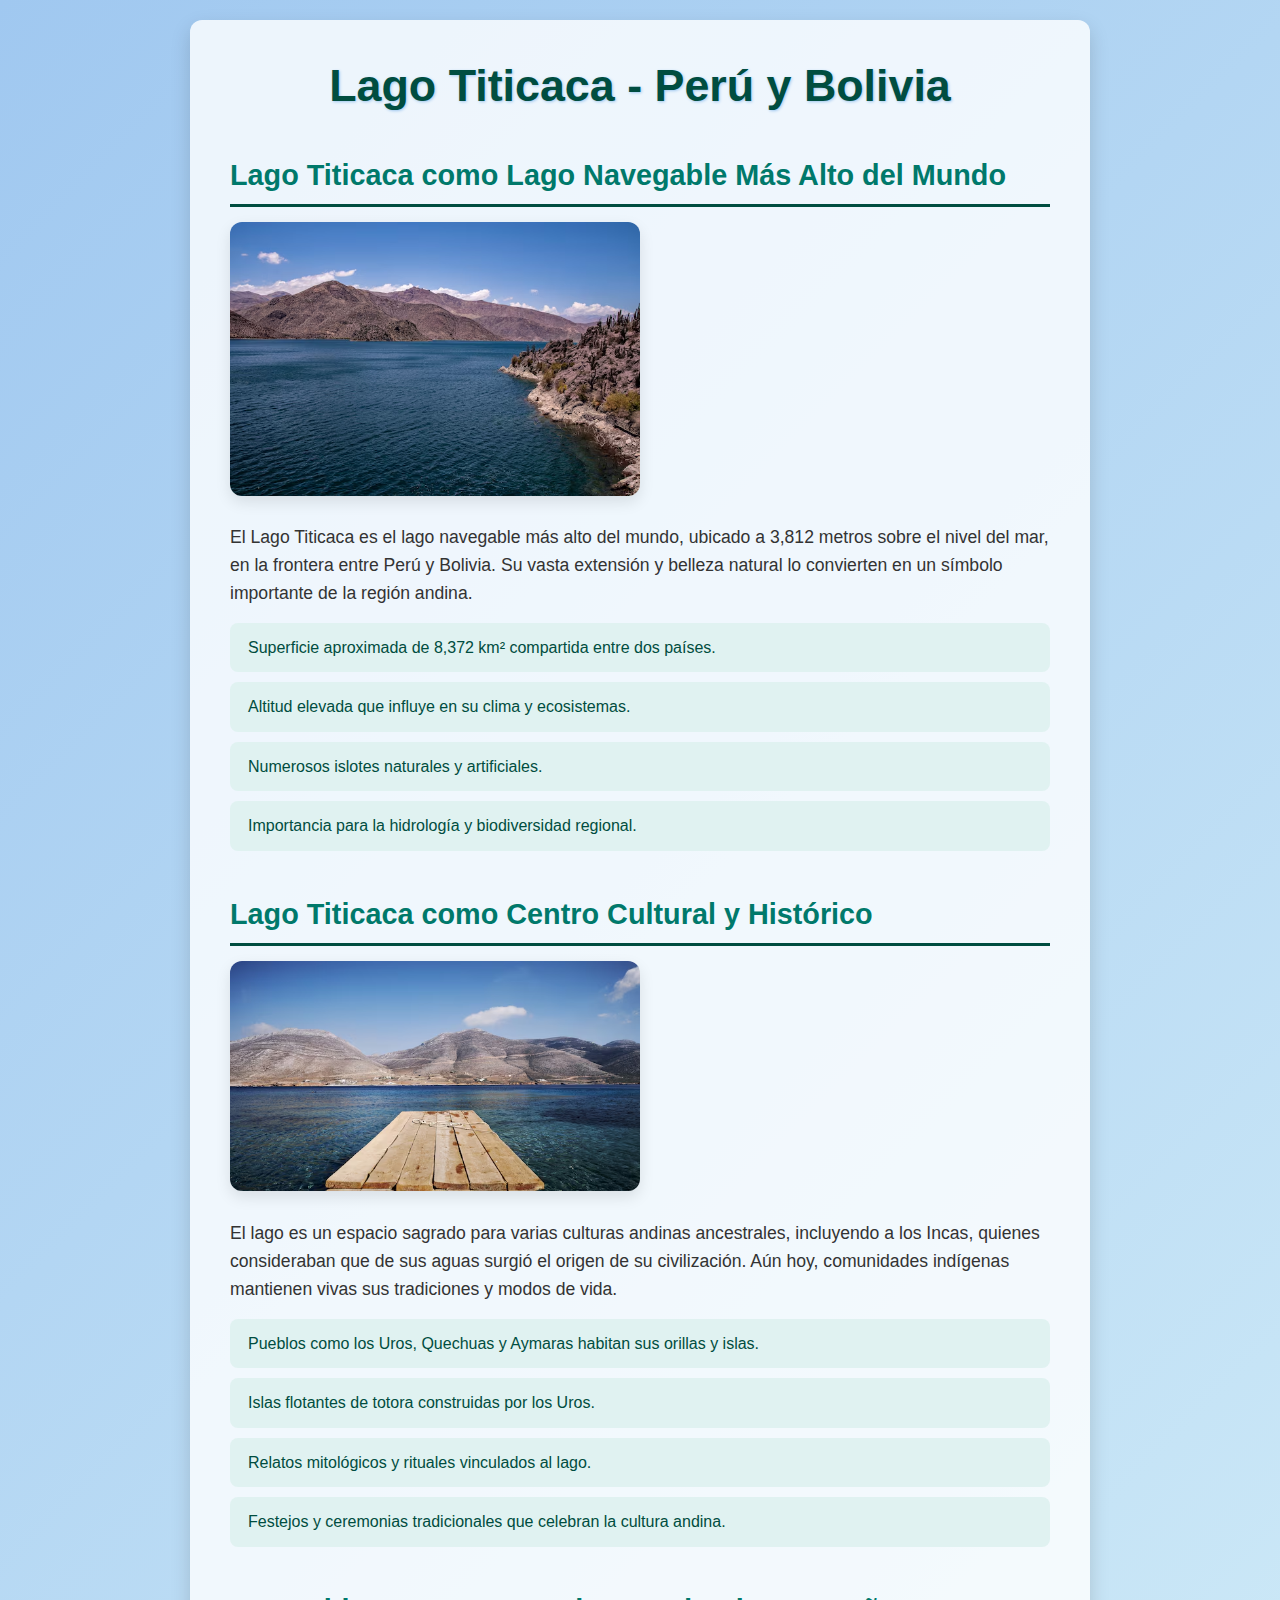
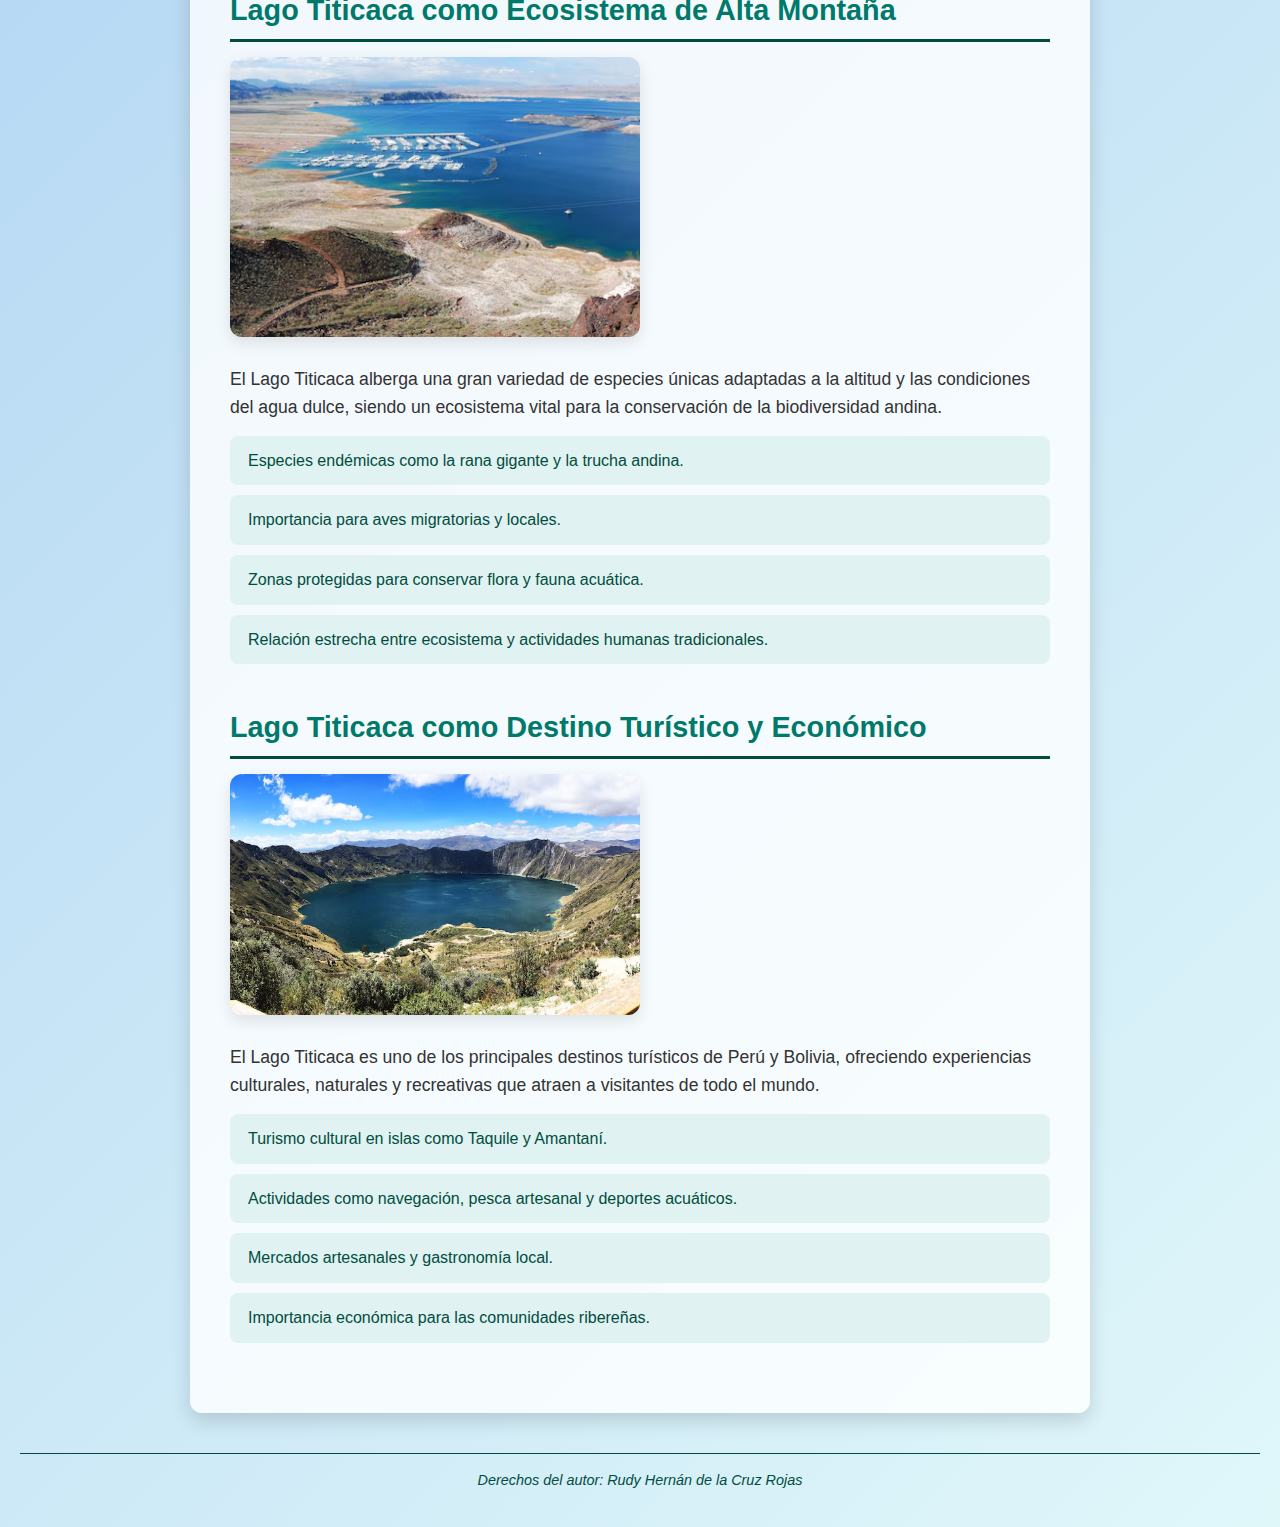
<file: lago titicaca.html>
<!DOCTYPE html> 
<html lang="es">
<head>
    <meta charset="UTF-8" />
    <meta name="viewport" content="width=device-width, initial-scale=1" />
    <title>Lago Titicaca - Perú y Bolivia</title>
    <link rel="stylesheet" href="lago titicaca.css" />
</head>
<body>
   <main>
        <h1>Lago Titicaca - Perú y Bolivia</h1>
        <ul>
            <h2>Lago Titicaca como Lago Navegable Más Alto del Mundo</h2>
            <img src="lago titicaca/lago titicaca-1.jpg" alt="Lago Titicaca" />
        
            <p>El Lago Titicaca es el lago navegable más alto del mundo, ubicado a 3,812 metros sobre el nivel del mar, en la frontera entre Perú y Bolivia. Su vasta extensión y belleza natural lo convierten en un símbolo importante de la región andina.</p>
            <li>Superficie aproximada de 8,372 km² compartida entre dos países.</li>
            <li>Altitud elevada que influye en su clima y ecosistemas.</li>
            <li>Numerosos islotes naturales y artificiales.</li>
            <li>Importancia para la hidrología y biodiversidad regional.</li>
        </ul>
        <ul>
            <h2>Lago Titicaca como Centro Cultural y Histórico</h2>
            <img src="lago titicaca/lago titicaca-2.jpg" alt="Cultura en Titicaca" />
        
            <p>El lago es un espacio sagrado para varias culturas andinas ancestrales, incluyendo a los Incas, quienes consideraban que de sus aguas surgió el origen de su civilización. Aún hoy, comunidades indígenas mantienen vivas sus tradiciones y modos de vida.</p>
            <li>Pueblos como los Uros, Quechuas y Aymaras habitan sus orillas y islas.</li>
            <li>Islas flotantes de totora construidas por los Uros.</li>
            <li>Relatos mitológicos y rituales vinculados al lago.</li>
            <li>Festejos y ceremonias tradicionales que celebran la cultura andina.</li>
        </ul>
        <ul>
            <h2>Lago Titicaca como Ecosistema de Alta Montaña</h2>
            <img src="lago titicaca/lago titicaca-3.jpg" alt="Ecosistema Titicaca" />
        
            <p>El Lago Titicaca alberga una gran variedad de especies únicas adaptadas a la altitud y las condiciones del agua dulce, siendo un ecosistema vital para la conservación de la biodiversidad andina.</p>
            <li>Especies endémicas como la rana gigante y la trucha andina.</li>
            <li>Importancia para aves migratorias y locales.</li>
            <li>Zonas protegidas para conservar flora y fauna acuática.</li>
            <li>Relación estrecha entre ecosistema y actividades humanas tradicionales.</li>
        </ul>
        <ul>
            <h2>Lago Titicaca como Destino Turístico y Económico</h2>
            <img src="lago titicaca/lago titicaca.jpg" alt="Turismo en Titicaca" />
        
            <p>El Lago Titicaca es uno de los principales destinos turísticos de Perú y Bolivia, ofreciendo experiencias culturales, naturales y recreativas que atraen a visitantes de todo el mundo.</p>
            <li>Turismo cultural en islas como Taquile y Amantaní.</li>
            <li>Actividades como navegación, pesca artesanal y deportes acuáticos.</li>
            <li>Mercados artesanales y gastronomía local.</li>
            <li>Importancia económica para las comunidades ribereñas.</li>
        </ul>
    </main>
    <footer>
        <p>Derechos del autor: Rudy Hernán de la Cruz Rojas</p>
    </footer>
</body>
</html>
</file>
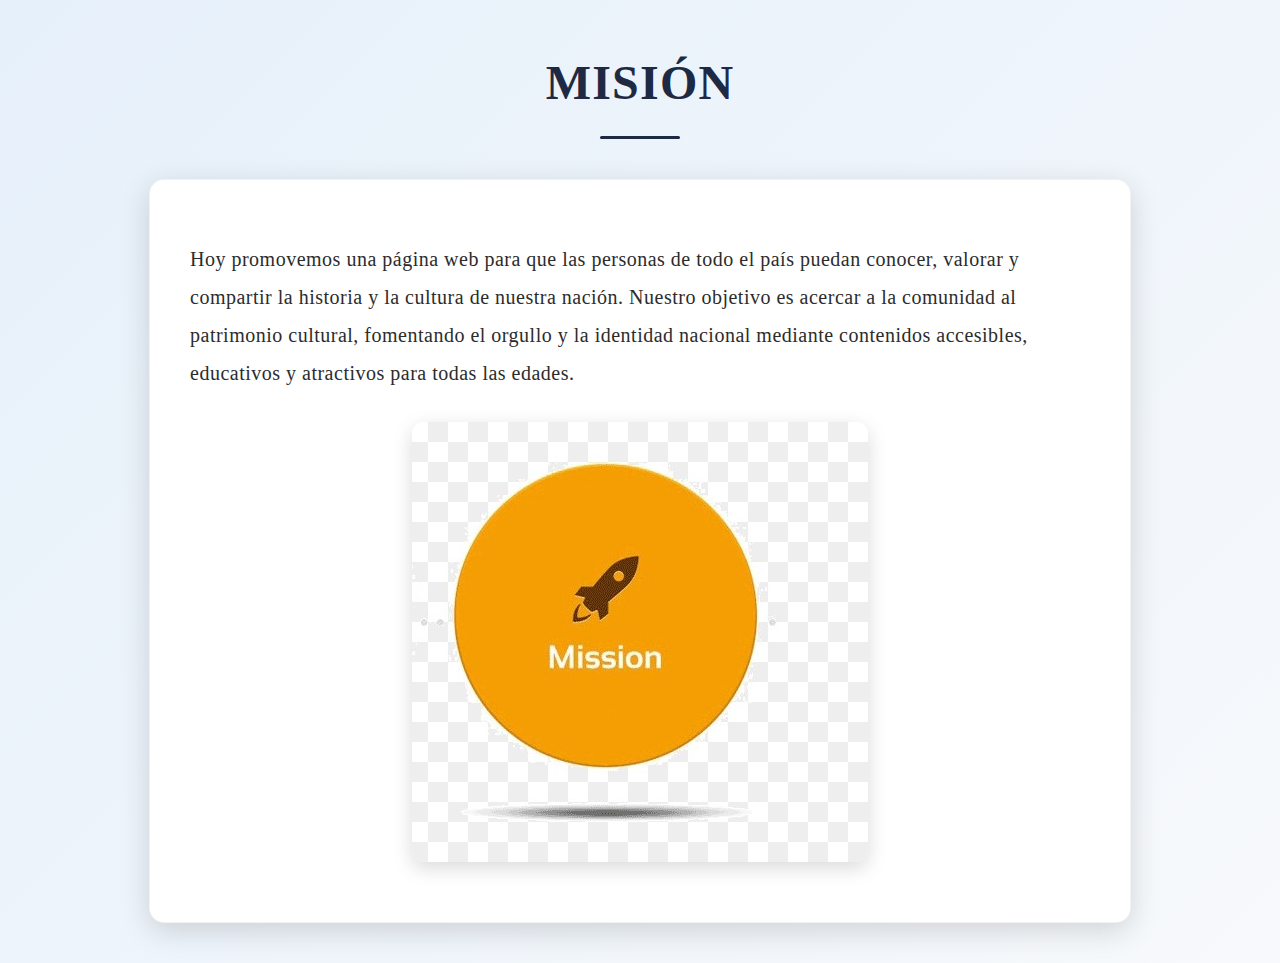
<file: Mision.html>
<!DOCTYPE html>
<html lang="en">
<head>
    <meta charset="UTF-8">
    <meta name="viewport" content="width=device-width, initial-scale=1.0">
    <title>Document</title>
    <link rel="stylesheet" href="Mision.css">
</head>
<body>
    <head>
    <h1>Misión</h1>
    <div class="Padre">
        <p>Hoy promovemos una página web para que las personas de todo el país puedan conocer, valorar y compartir la historia y la cultura de nuestra nación. Nuestro objetivo es acercar a la comunidad al patrimonio cultural, fomentando el orgullo y la identidad nacional mediante contenidos accesibles, educativos y atractivos para todas las edades.</p>
        <img src="Mision/Mision.jpg" alt="">

    </div>
  </head>  
</body>
</html>
</file>
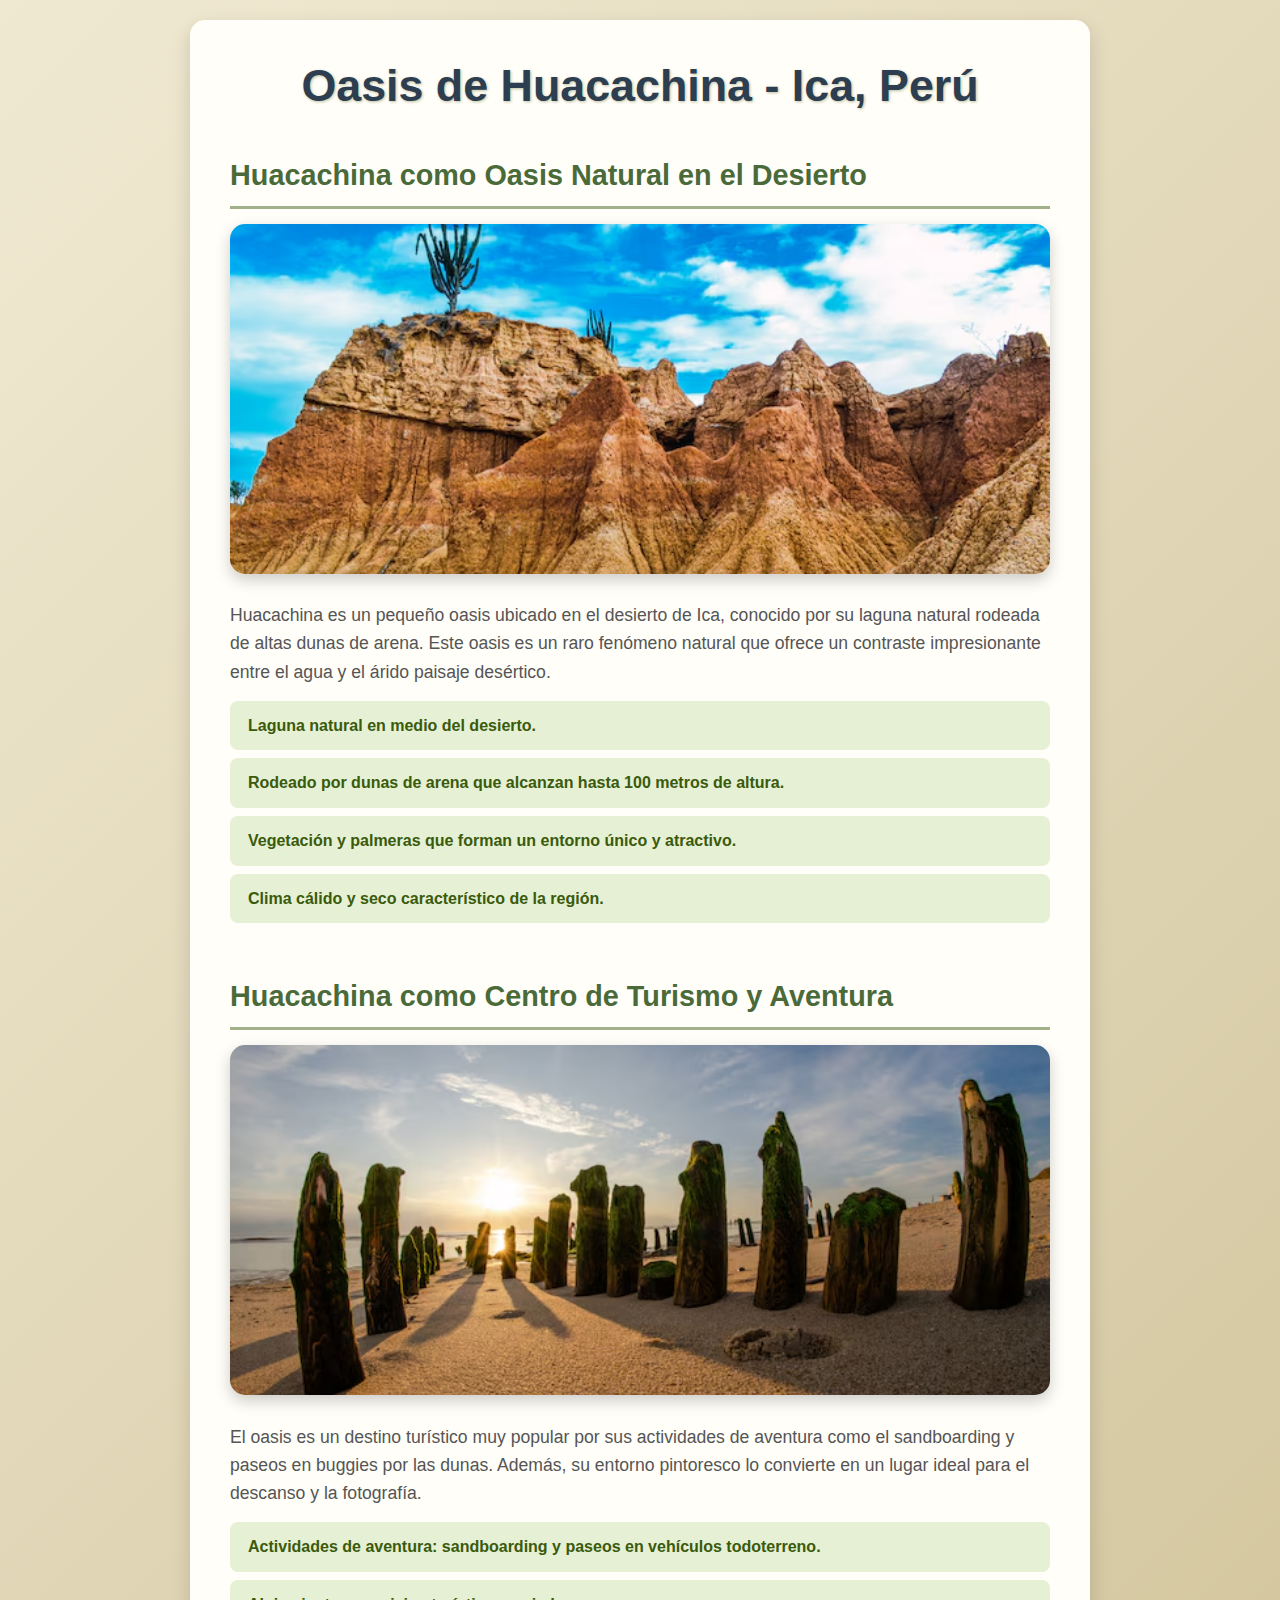
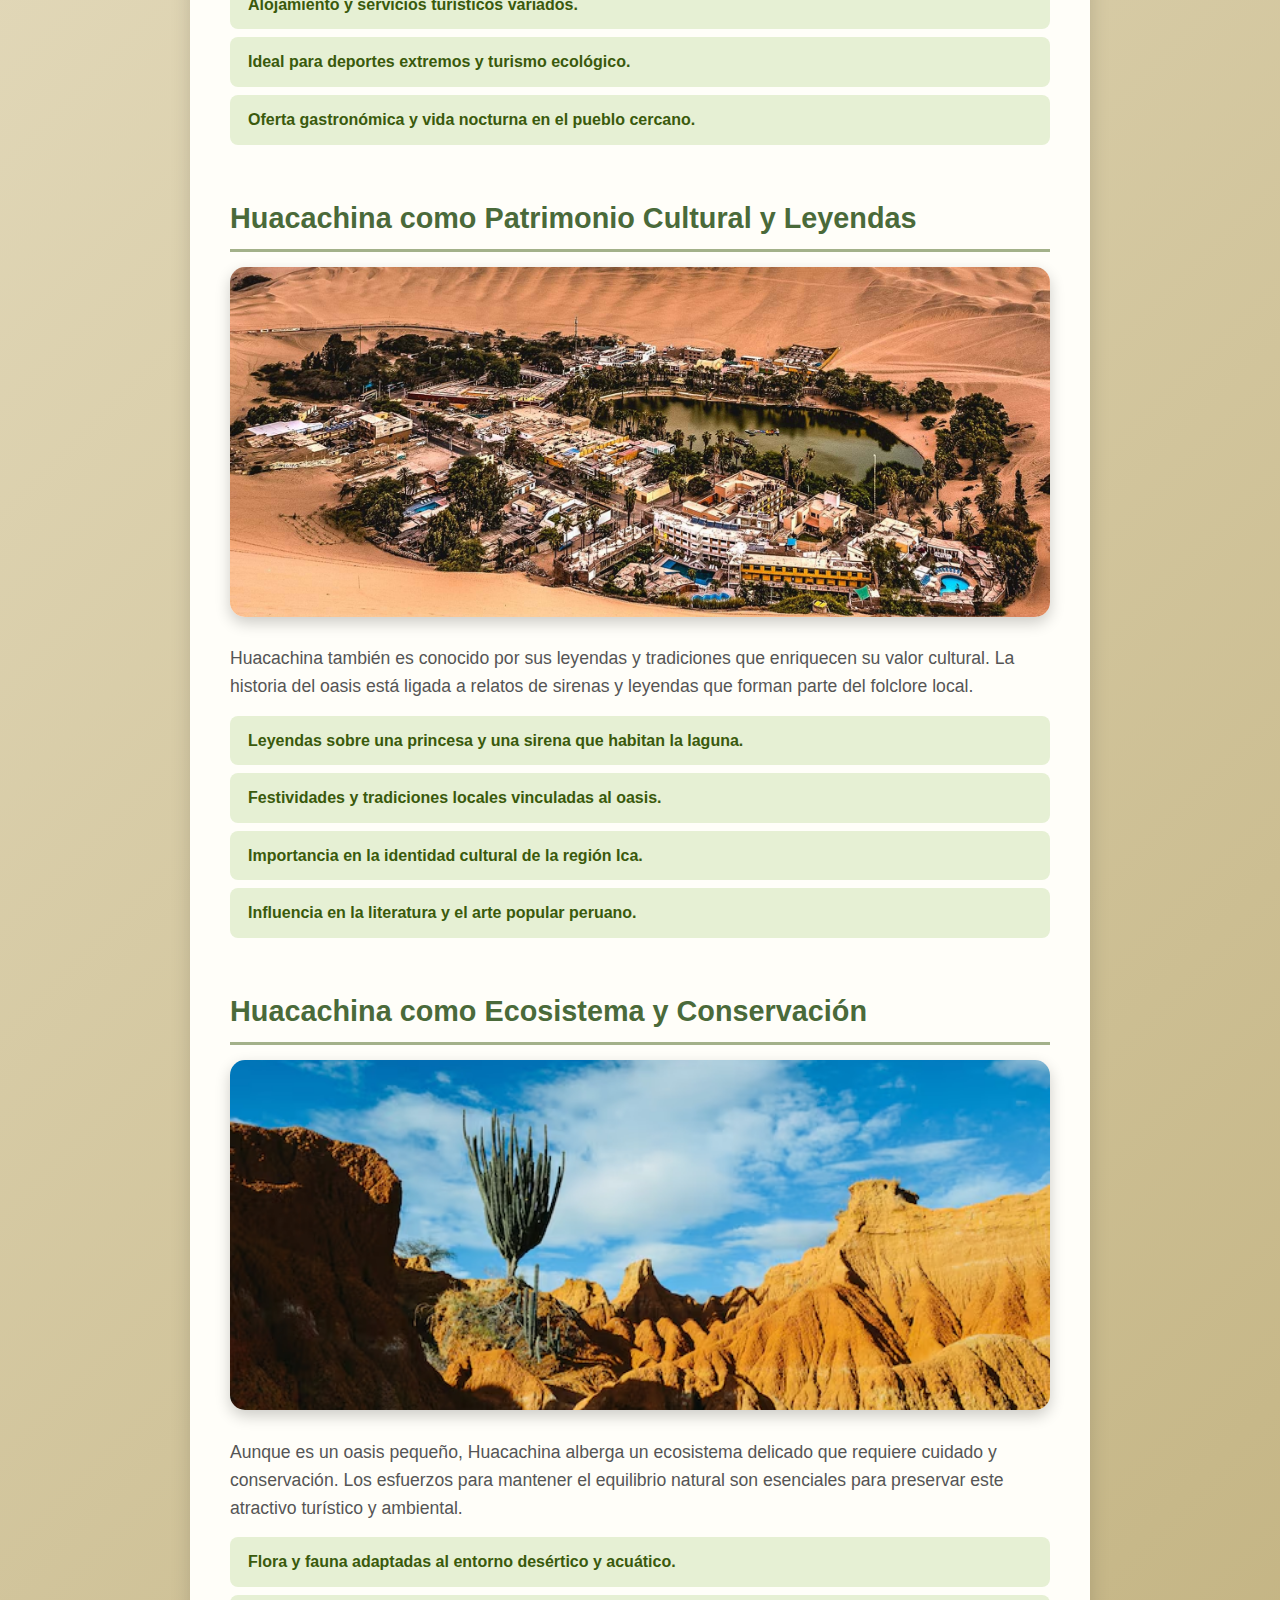
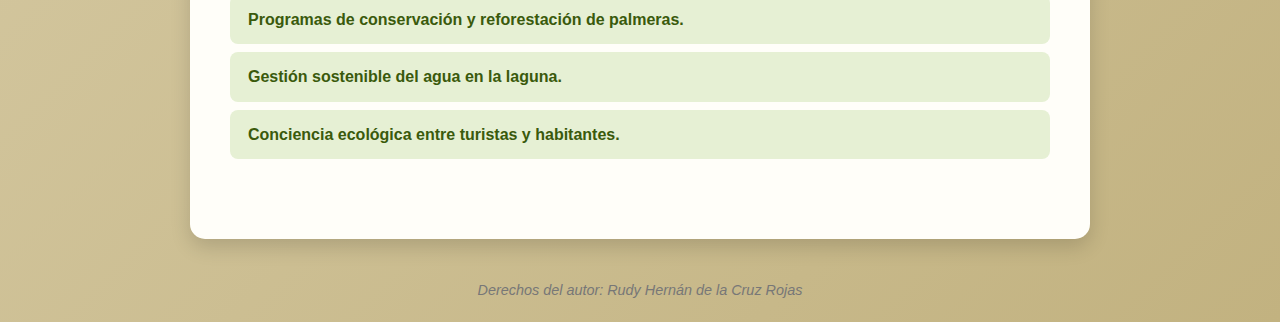
<file: oasisi de huacachina ica.html>
<!DOCTYPE html> 
<html lang="es">
<head>
    <meta charset="UTF-8" />
    <meta name="viewport" content="width=device-width, initial-scale=1" />
    <title>Oasis de Huacachina - Ica, Perú</title>
    <link rel="stylesheet" href="oasis de huacachina ica.css" />
</head>
<body>
   <main>
        <h1>Oasis de Huacachina - Ica, Perú</h1>
        <ul>
            <h2>Huacachina como Oasis Natural en el Desierto</h2>
            <img src="oasis de huacachina ica/oasis de huacachina ica-1.jpg" alt="Oasis Huacachina" />
        
            <p>Huacachina es un pequeño oasis ubicado en el desierto de Ica, conocido por su laguna natural rodeada de altas dunas de arena. Este oasis es un raro fenómeno natural que ofrece un contraste impresionante entre el agua y el árido paisaje desértico.</p>
            <li>Laguna natural en medio del desierto.</li>
            <li>Rodeado por dunas de arena que alcanzan hasta 100 metros de altura.</li>
            <li>Vegetación y palmeras que forman un entorno único y atractivo.</li>
            <li>Clima cálido y seco característico de la región.</li>
        </ul>
        <ul>
            <h2>Huacachina como Centro de Turismo y Aventura</h2>
            <img src="oasis de huacachina ica/oasis de huacachina ica-2.jpg" alt="Turismo en Huacachina" />
        
            <p>El oasis es un destino turístico muy popular por sus actividades de aventura como el sandboarding y paseos en buggies por las dunas. Además, su entorno pintoresco lo convierte en un lugar ideal para el descanso y la fotografía.</p>
            <li>Actividades de aventura: sandboarding y paseos en vehículos todoterreno.</li>
            <li>Alojamiento y servicios turísticos variados.</li>
            <li>Ideal para deportes extremos y turismo ecológico.</li>
            <li>Oferta gastronómica y vida nocturna en el pueblo cercano.</li>
        </ul>
        <ul>
            <h2>Huacachina como Patrimonio Cultural y Leyendas</h2>
            <img src="oasis de huacachina ica/oasis de huacachina ica-3.jpg" alt="Cultura Huacachina" />
        
            <p>Huacachina también es conocido por sus leyendas y tradiciones que enriquecen su valor cultural. La historia del oasis está ligada a relatos de sirenas y leyendas que forman parte del folclore local.</p>
            <li>Leyendas sobre una princesa y una sirena que habitan la laguna.</li>
            <li>Festividades y tradiciones locales vinculadas al oasis.</li>
            <li>Importancia en la identidad cultural de la región Ica.</li>
            <li>Influencia en la literatura y el arte popular peruano.</li>
        </ul>
        <ul>
            <h2>Huacachina como Ecosistema y Conservación</h2>
            <img src="oasis de huacachina ica/oasis de huacachina ica.jpg" alt="Ecosistema Huacachina" />
        
            <p>Aunque es un oasis pequeño, Huacachina alberga un ecosistema delicado que requiere cuidado y conservación. Los esfuerzos para mantener el equilibrio natural son esenciales para preservar este atractivo turístico y ambiental.</p>
            <li>Flora y fauna adaptadas al entorno desértico y acuático.</li>
            <li>Programas de conservación y reforestación de palmeras.</li>
            <li>Gestión sostenible del agua en la laguna.</li>
            <li>Conciencia ecológica entre turistas y habitantes.</li>
        </ul>
    </main>
    <footer>
        <p>Derechos del autor: Rudy Hernán de la Cruz Rojas</p>
    </footer>
</body>
</html>
</file>
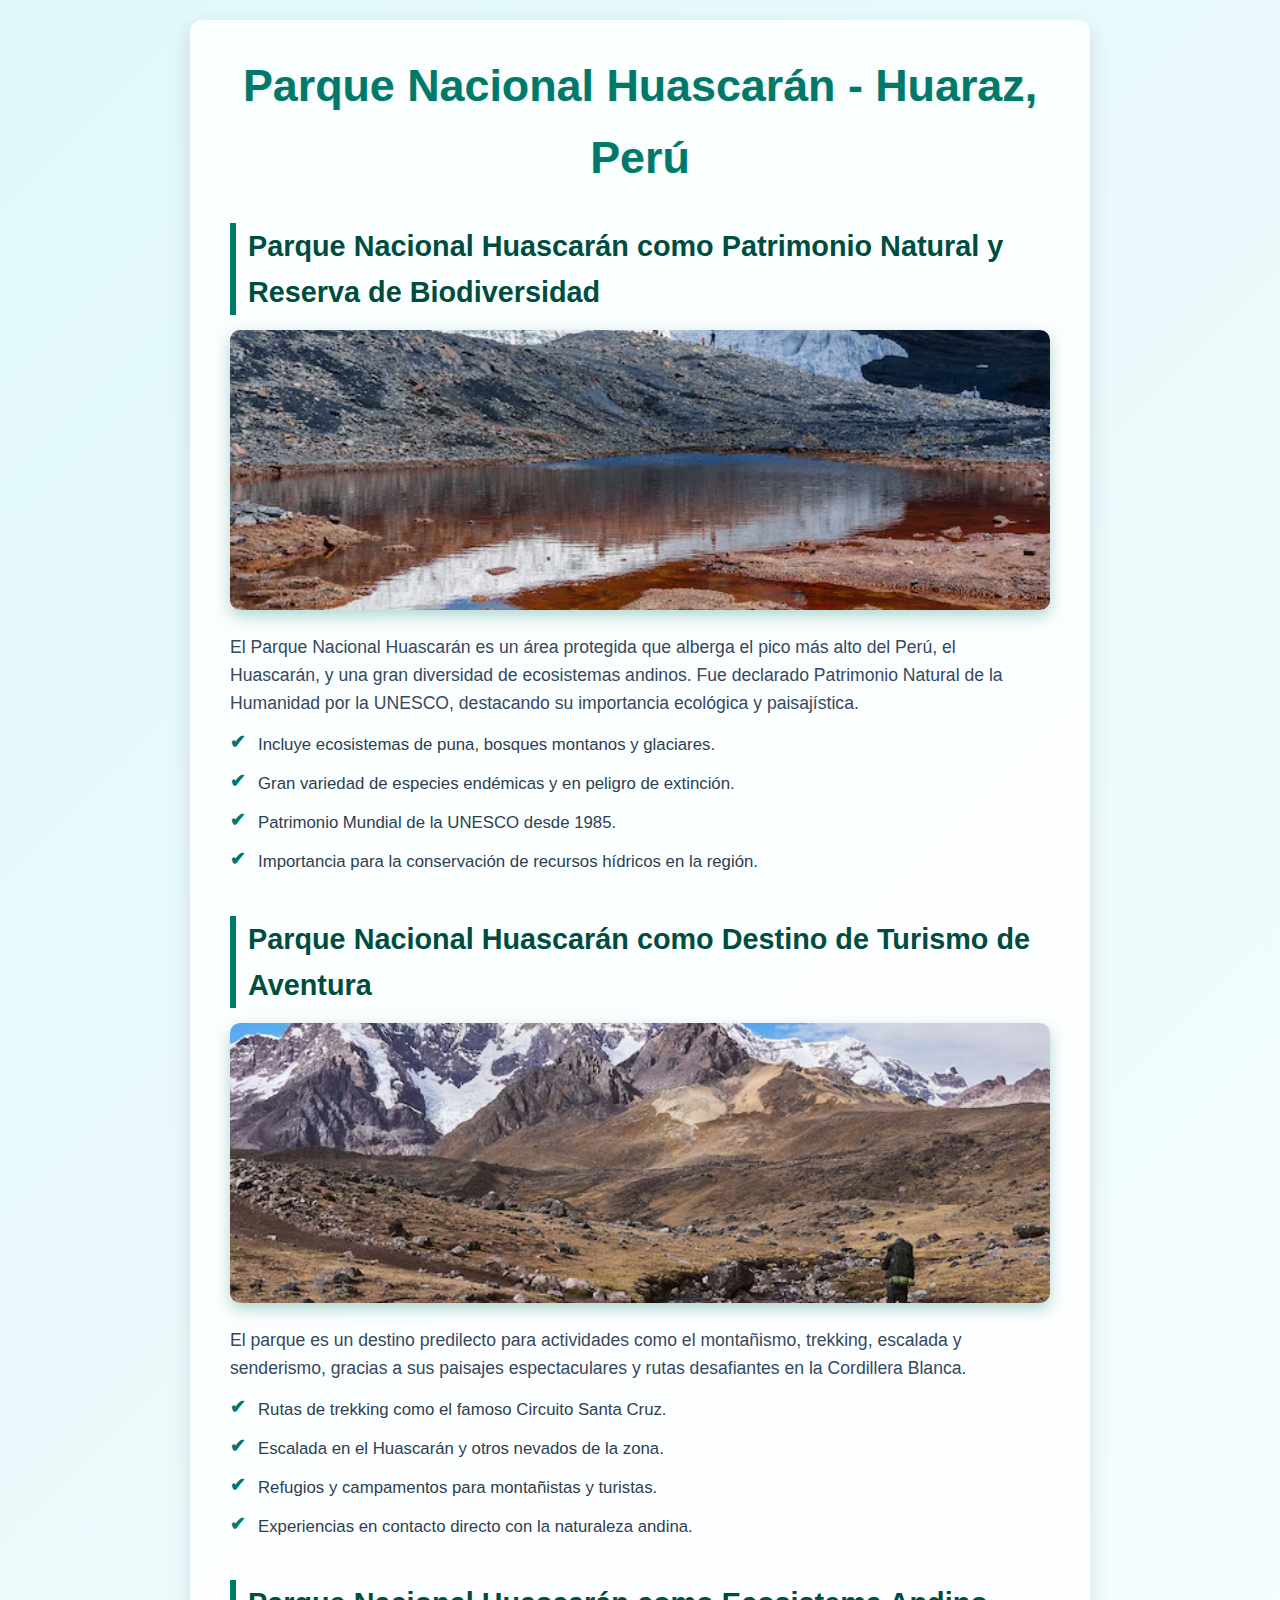
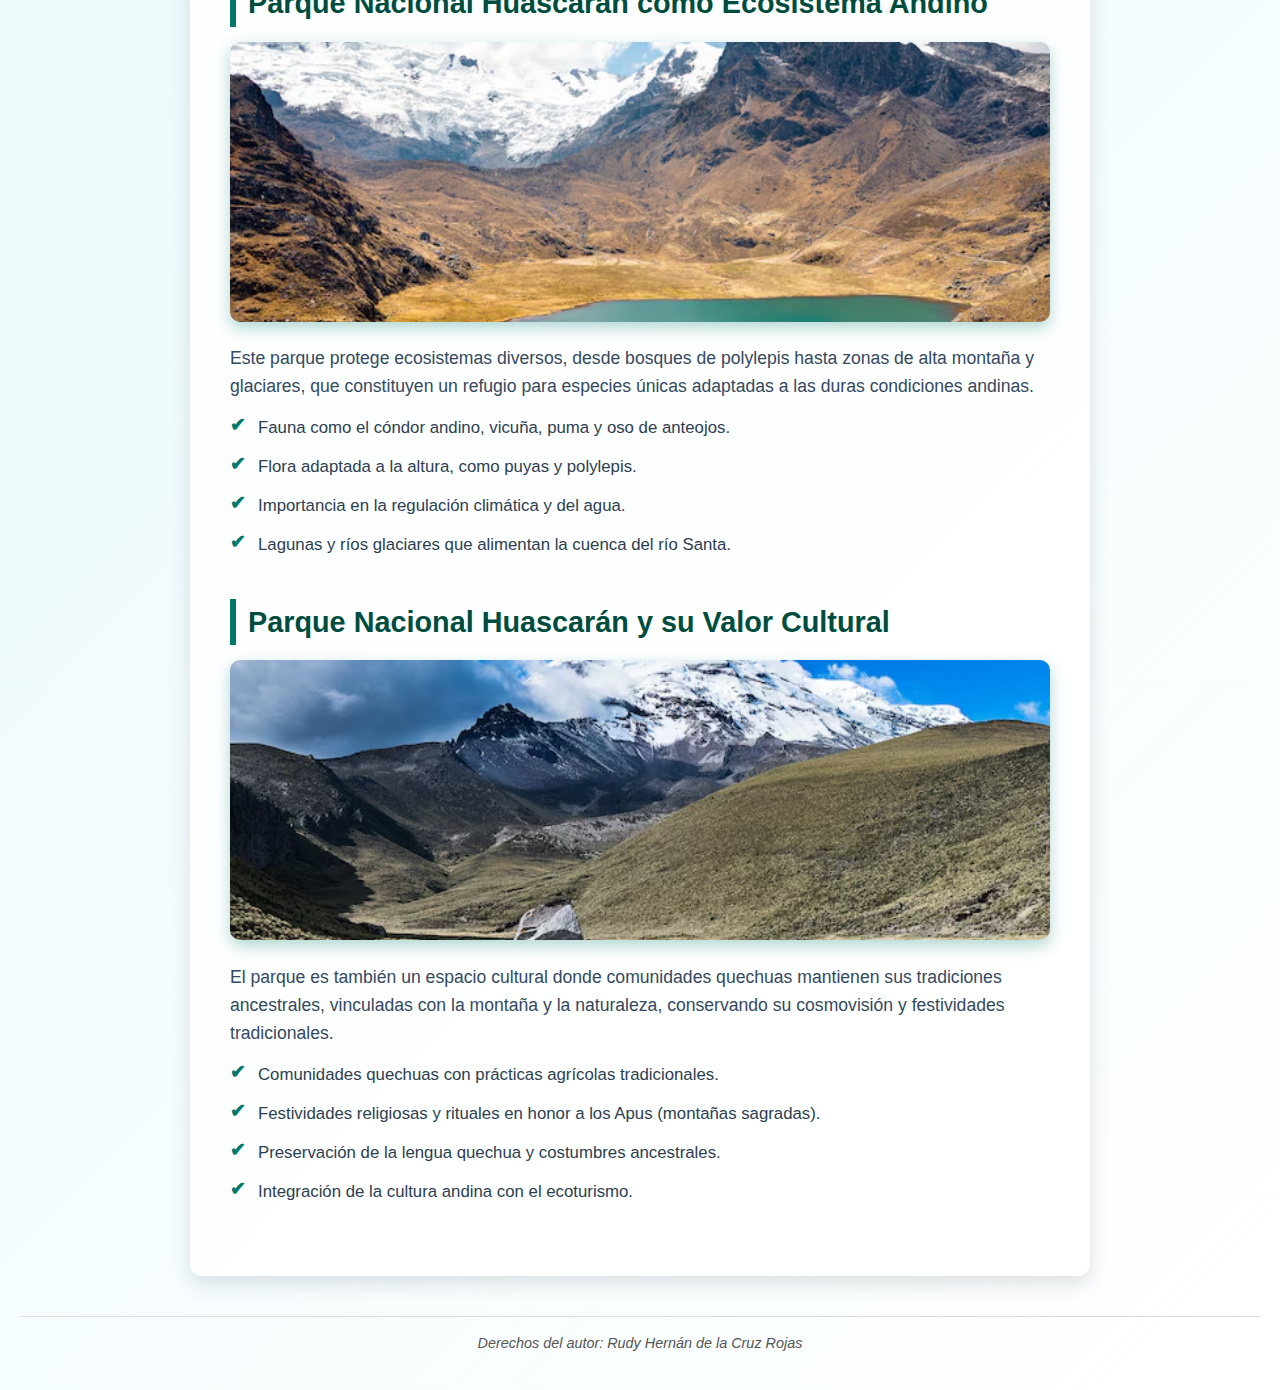
<file: parque nacional huaraz.html>
<!DOCTYPE html> 
<html lang="es">
<head>
    <meta charset="UTF-8" />
    <meta name="viewport" content="width=device-width, initial-scale=1" />
    <title>Parque Nacional Huascarán - Huaraz, Perú</title>
    <link rel="stylesheet" href="parque nacional huaraz.css" />
</head>
<body>
   <main>
        <h1>Parque Nacional Huascarán - Huaraz, Perú</h1>
        <ul>
            <h2>Parque Nacional Huascarán como Patrimonio Natural y Reserva de Biodiversidad</h2>
            <img src="parque nacional huaraz/parque nacional huaraz-1.jpg" alt="Parque Nacional Huascarán" />
            <p>El Parque Nacional Huascarán es un área protegida que alberga el pico más alto del Perú, el Huascarán, y una gran diversidad de ecosistemas andinos. Fue declarado Patrimonio Natural de la Humanidad por la UNESCO, destacando su importancia ecológica y paisajística.</p>
            <li>Incluye ecosistemas de puna, bosques montanos y glaciares.</li>
            <li>Gran variedad de especies endémicas y en peligro de extinción.</li>
            <li>Patrimonio Mundial de la UNESCO desde 1985.</li>
            <li>Importancia para la conservación de recursos hídricos en la región.</li>
        </ul>
        <ul>
            <h2>Parque Nacional Huascarán como Destino de Turismo de Aventura</h2>
            <img src="parque nacional huaraz/parque nacional huaraz-2.jpg" alt="Turismo en Huascarán" />
            <p>El parque es un destino predilecto para actividades como el montañismo, trekking, escalada y senderismo, gracias a sus paisajes espectaculares y rutas desafiantes en la Cordillera Blanca.</p>
            <li>Rutas de trekking como el famoso Circuito Santa Cruz.</li>
            <li>Escalada en el Huascarán y otros nevados de la zona.</li>
            <li>Refugios y campamentos para montañistas y turistas.</li>
            <li>Experiencias en contacto directo con la naturaleza andina.</li>
        </ul>
        <ul>
            <h2>Parque Nacional Huascarán como Ecosistema Andino</h2>
            <img src="parque nacional huaraz/parque nacional huaraz-3.jpg" alt="Ecosistema Andino" />
            <p>Este parque protege ecosistemas diversos, desde bosques de polylepis hasta zonas de alta montaña y glaciares, que constituyen un refugio para especies únicas adaptadas a las duras condiciones andinas.</p>
            <li>Fauna como el cóndor andino, vicuña, puma y oso de anteojos.</li>
            <li>Flora adaptada a la altura, como puyas y polylepis.</li>
            <li>Importancia en la regulación climática y del agua.</li>
            <li>Lagunas y ríos glaciares que alimentan la cuenca del río Santa.</li>
        </ul>
        <ul>
            <h2>Parque Nacional Huascarán y su Valor Cultural</h2>
            <img src="parque nacional huaraz/parque nacional huaraz.jpg" alt="Cultura Andina" />
            <p>El parque es también un espacio cultural donde comunidades quechuas mantienen sus tradiciones ancestrales, vinculadas con la montaña y la naturaleza, conservando su cosmovisión y festividades tradicionales.</p>
            <li>Comunidades quechuas con prácticas agrícolas tradicionales.</li>
            <li>Festividades religiosas y rituales en honor a los Apus (montañas sagradas).</li>
            <li>Preservación de la lengua quechua y costumbres ancestrales.</li>
            <li>Integración de la cultura andina con el ecoturismo.</li>
        </ul>
    </main>
    <footer>
        <p>Derechos del autor: Rudy Hernán de la Cruz Rojas</p>
    </footer>
</body>
</html>
</file>
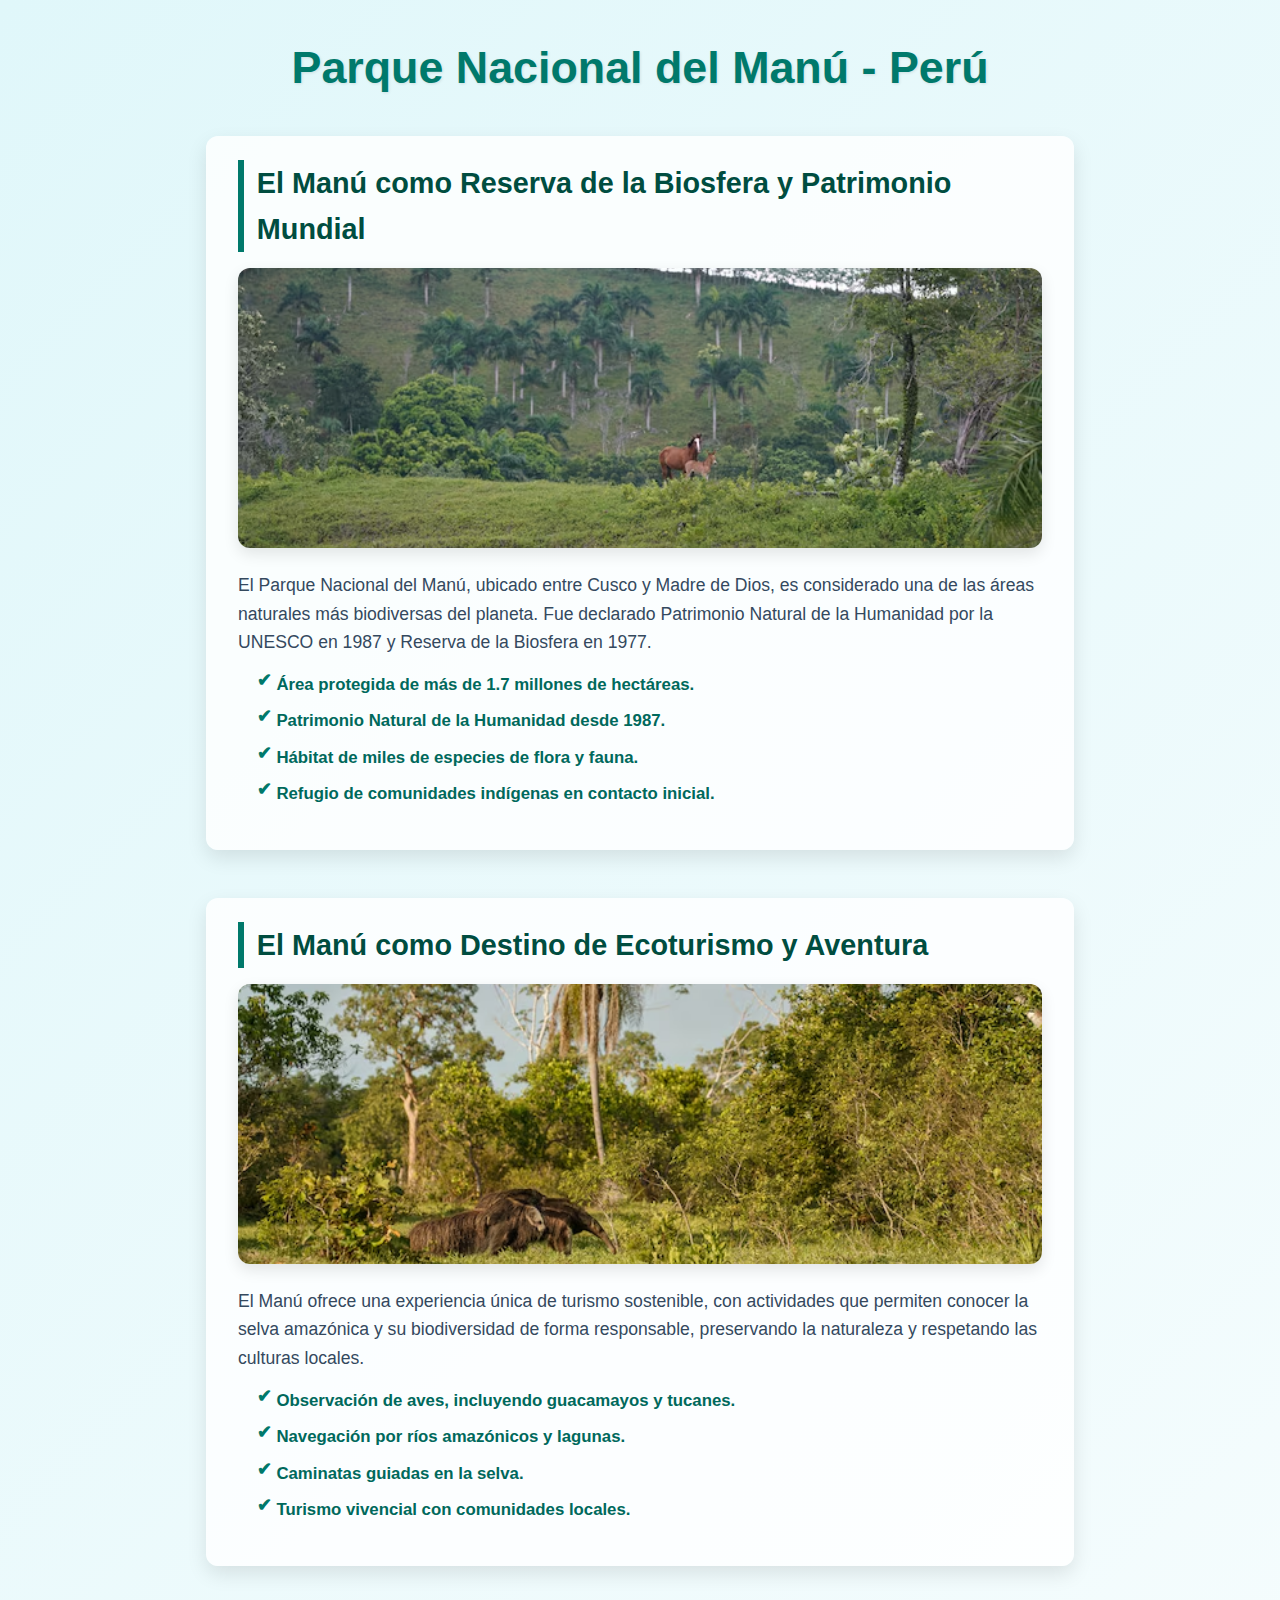
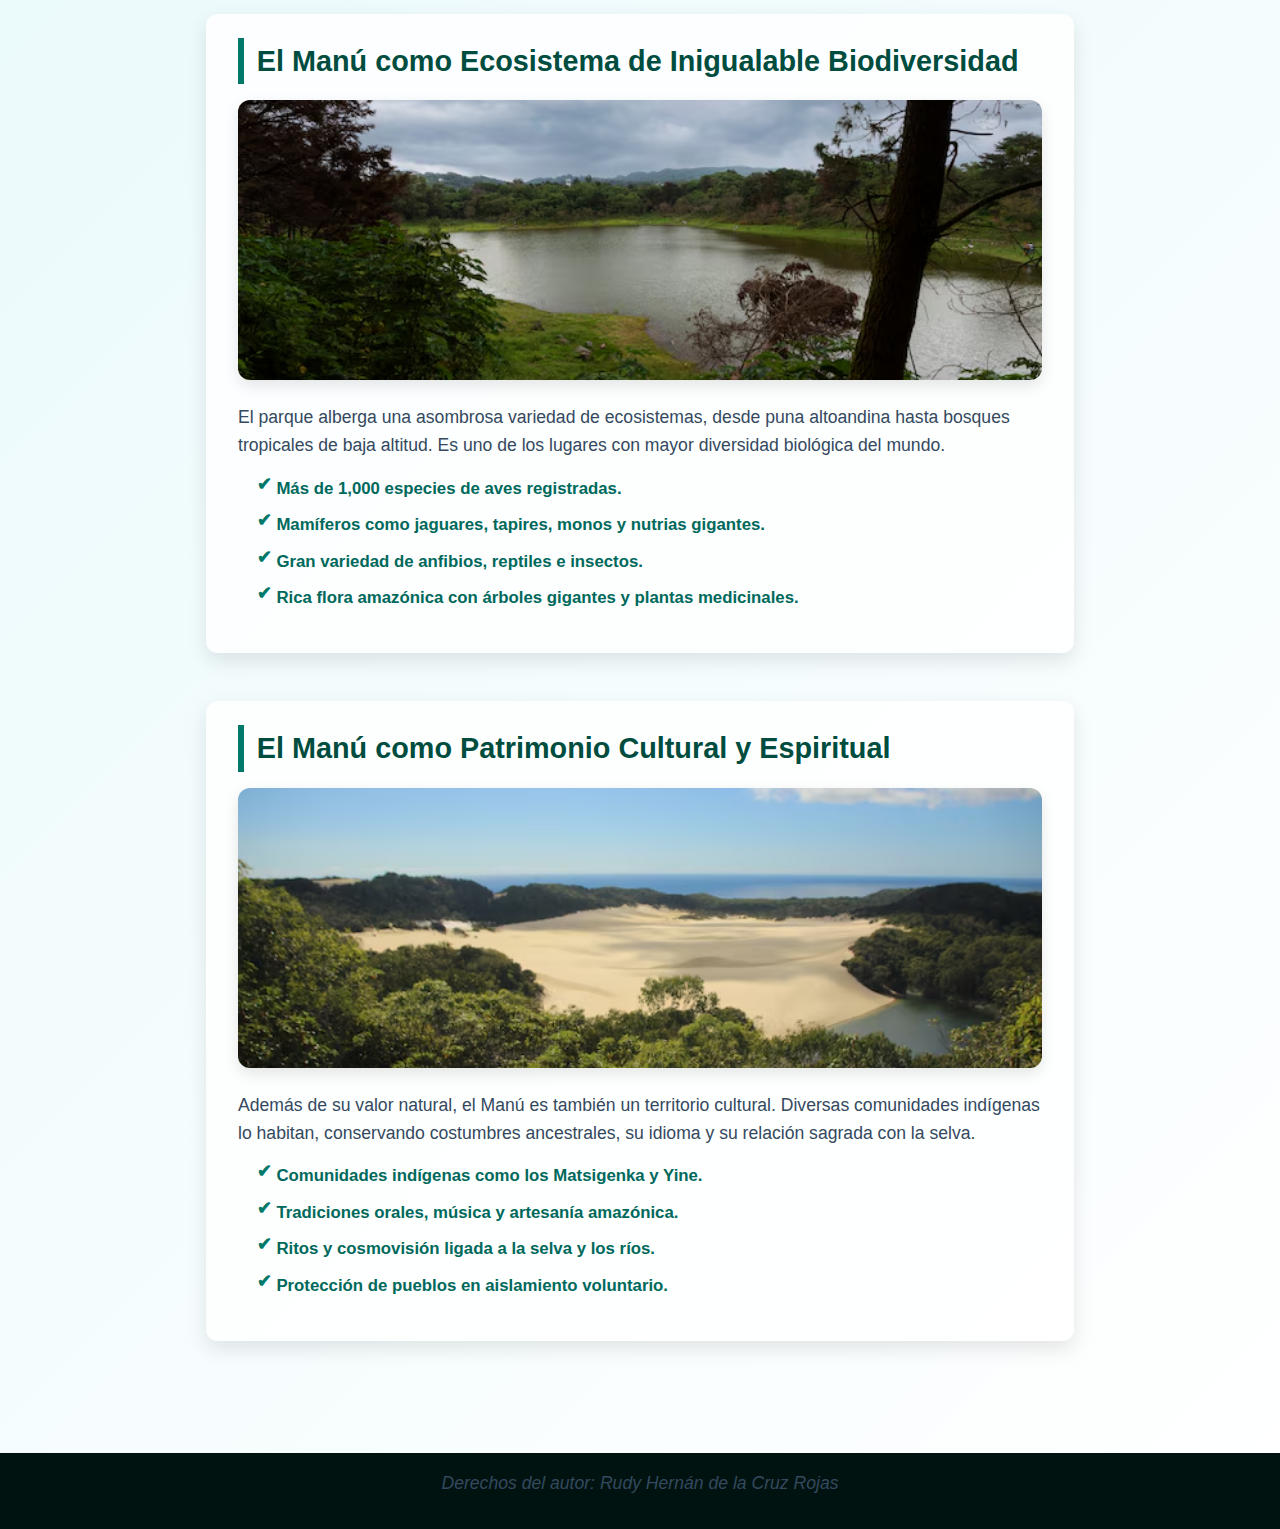
<file: parque nacional manú.html>
<!DOCTYPE html> 
<html lang="es">
<head>
    <meta charset="UTF-8" />
    <meta name="viewport" content="width=device-width, initial-scale=1" />
    <title>Parque Nacional del Manú - Perú</title>
    <link rel="stylesheet" href="parque nacional manú.css" />
</head>
<body>
   <main>
        <h1>Parque Nacional del Manú - Perú</h1>
        <ul>
            <h2>El Manú como Reserva de la Biosfera y Patrimonio Mundial</h2>
            <img src="parque nacional manú/parque nacional manú-1.jpg" alt="Parque Nacional del Manú" />
        
            <p>El Parque Nacional del Manú, ubicado entre Cusco y Madre de Dios, es considerado una de las áreas naturales más biodiversas del planeta. Fue declarado Patrimonio Natural de la Humanidad por la UNESCO en 1987 y Reserva de la Biosfera en 1977.</p>
            <li>Área protegida de más de 1.7 millones de hectáreas.</li>
            <li>Patrimonio Natural de la Humanidad desde 1987.</li>
            <li>Hábitat de miles de especies de flora y fauna.</li>
            <li>Refugio de comunidades indígenas en contacto inicial.</li>
        </ul>
        <ul>
            <h2>El Manú como Destino de Ecoturismo y Aventura</h2>
            <img src="parque nacional manú/parque nacional manú-2.jpg" alt="Turismo en el Manú" />
        
            <p>El Manú ofrece una experiencia única de turismo sostenible, con actividades que permiten conocer la selva amazónica y su biodiversidad de forma responsable, preservando la naturaleza y respetando las culturas locales.</p>
            <li>Observación de aves, incluyendo guacamayos y tucanes.</li>
            <li>Navegación por ríos amazónicos y lagunas.</li>
            <li>Caminatas guiadas en la selva.</li>
            <li>Turismo vivencial con comunidades locales.</li>
        </ul>
        <ul>
            <h2>El Manú como Ecosistema de Inigualable Biodiversidad</h2>
            <img src="parque nacional manú/parque nacional manú-3.jpg" alt="Ecosistema del Manú" />
        
            <p>El parque alberga una asombrosa variedad de ecosistemas, desde puna altoandina hasta bosques tropicales de baja altitud. Es uno de los lugares con mayor diversidad biológica del mundo.</p>
            <li>Más de 1,000 especies de aves registradas.</li>
            <li>Mamíferos como jaguares, tapires, monos y nutrias gigantes.</li>
            <li>Gran variedad de anfibios, reptiles e insectos.</li>
            <li>Rica flora amazónica con árboles gigantes y plantas medicinales.</li>
        </ul>
        <ul>
            <h2>El Manú como Patrimonio Cultural y Espiritual</h2>
            <img src="parque nacional manú/parque nacional manú.jpg" alt="Cultura Amazónica" />
        
            <p>Además de su valor natural, el Manú es también un territorio cultural. Diversas comunidades indígenas lo habitan, conservando costumbres ancestrales, su idioma y su relación sagrada con la selva.</p>
            <li>Comunidades indígenas como los Matsigenka y Yine.</li>
            <li>Tradiciones orales, música y artesanía amazónica.</li>
            <li>Ritos y cosmovisión ligada a la selva y los ríos.</li>
            <li>Protección de pueblos en aislamiento voluntario.</li>
        </ul>
    </main>
    <footer>
        <p>Derechos del autor: Rudy Hernán de la Cruz Rojas</p>
    </footer>
</body>
</html>
</file>
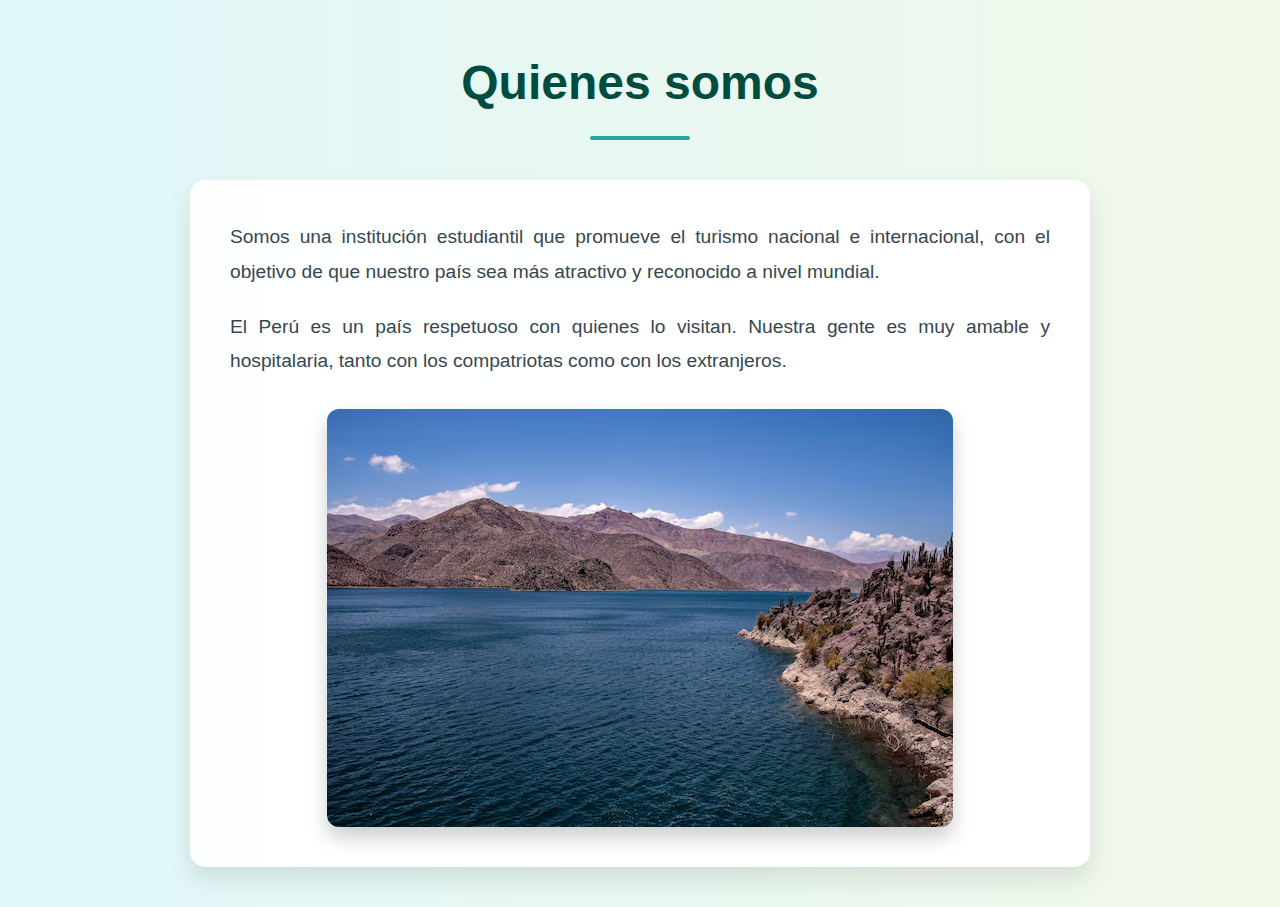
<file: Quienessomos.html>
<!DOCTYPE html>
<html lang="en">
<head>
    <meta charset="UTF-8">
    <meta name="viewport" content="width=device-width, initial-scale=1.0">
    <title>Document</title>
    <link rel="stylesheet" href="Quienessomos.css">
</head>
<body>
    <head>
    <h1>Quienes somos</h1>
    <div class="Padre">
        <p>Somos una institución estudiantil que promueve el turismo nacional e internacional, con el objetivo de que nuestro país sea más atractivo y reconocido a nivel mundial.</p>
        <p>El Perú es un país respetuoso con quienes lo visitan. Nuestra gente es muy amable y hospitalaria, tanto con los compatriotas como con los extranjeros.</p>
        <img src="lago titicaca/lago titicaca-1.jpg" alt="">

    </div>
  </head>  
</body>
</html>
</file>
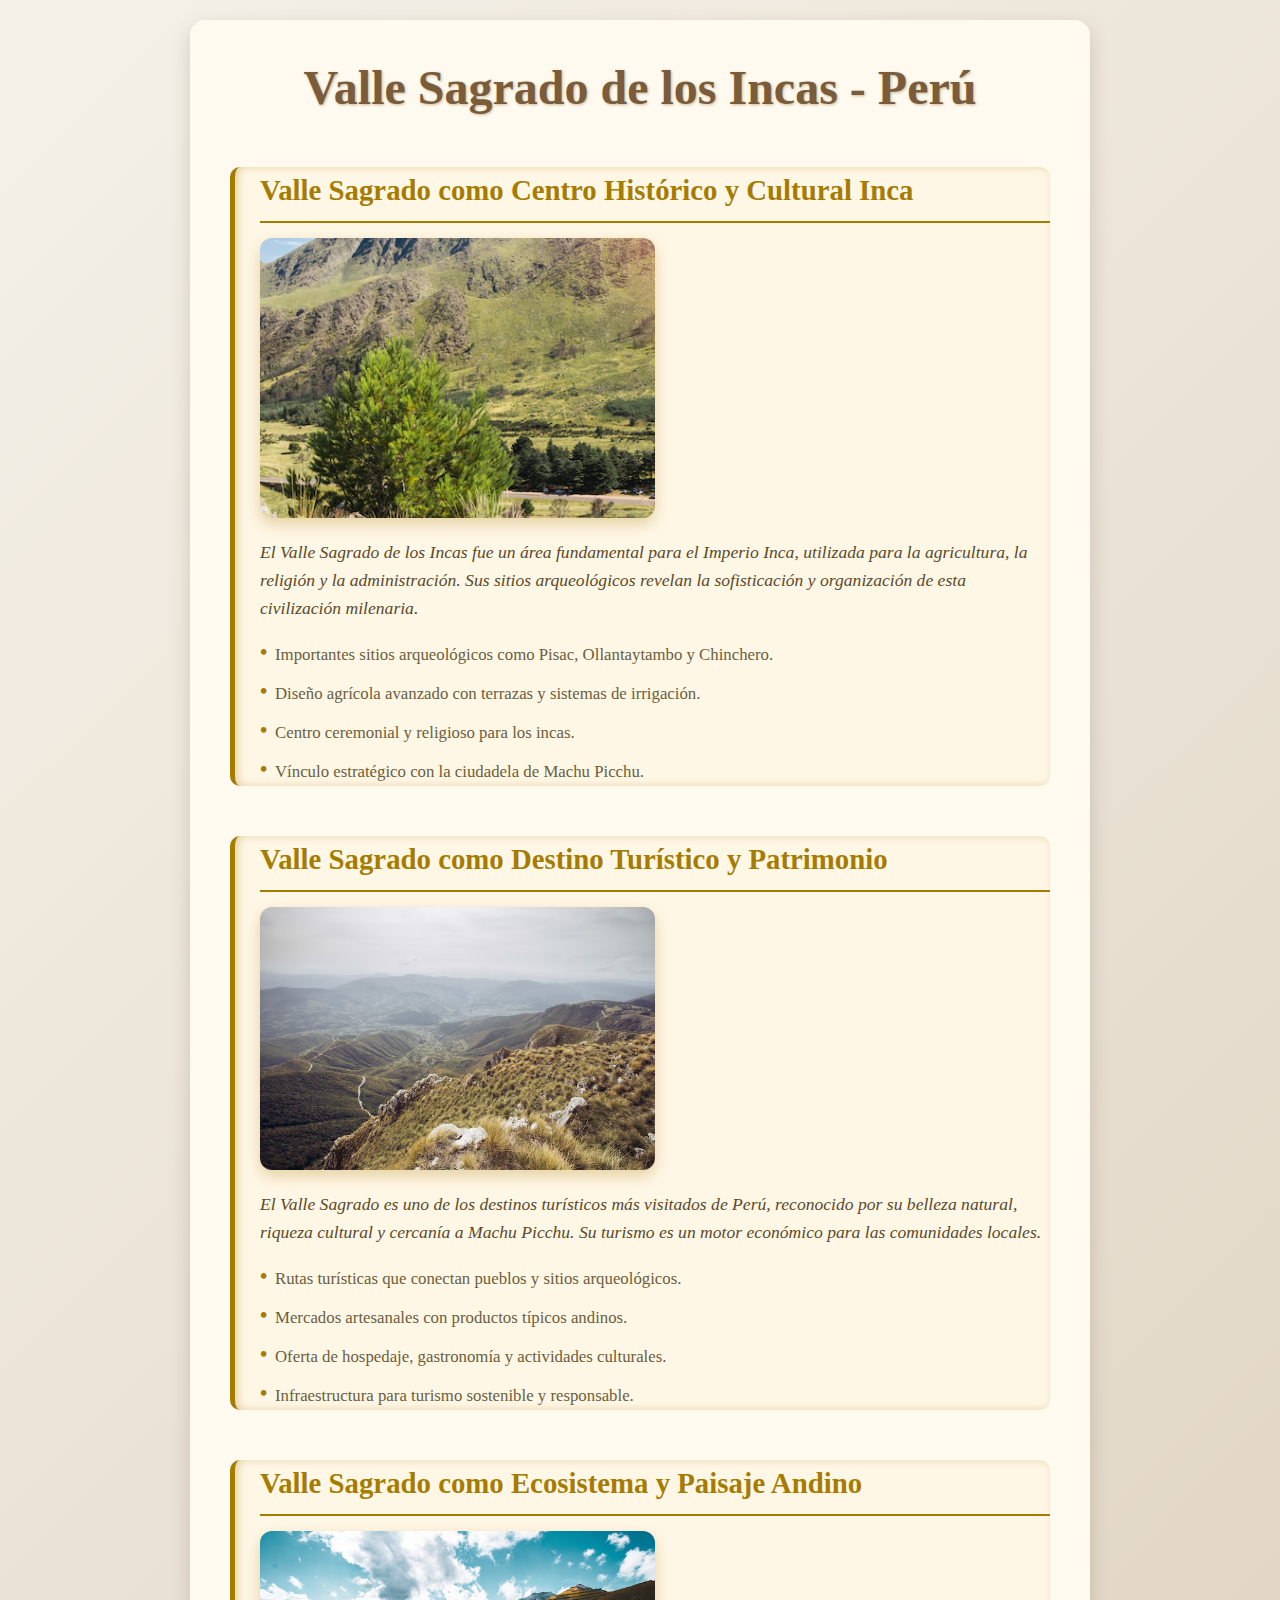
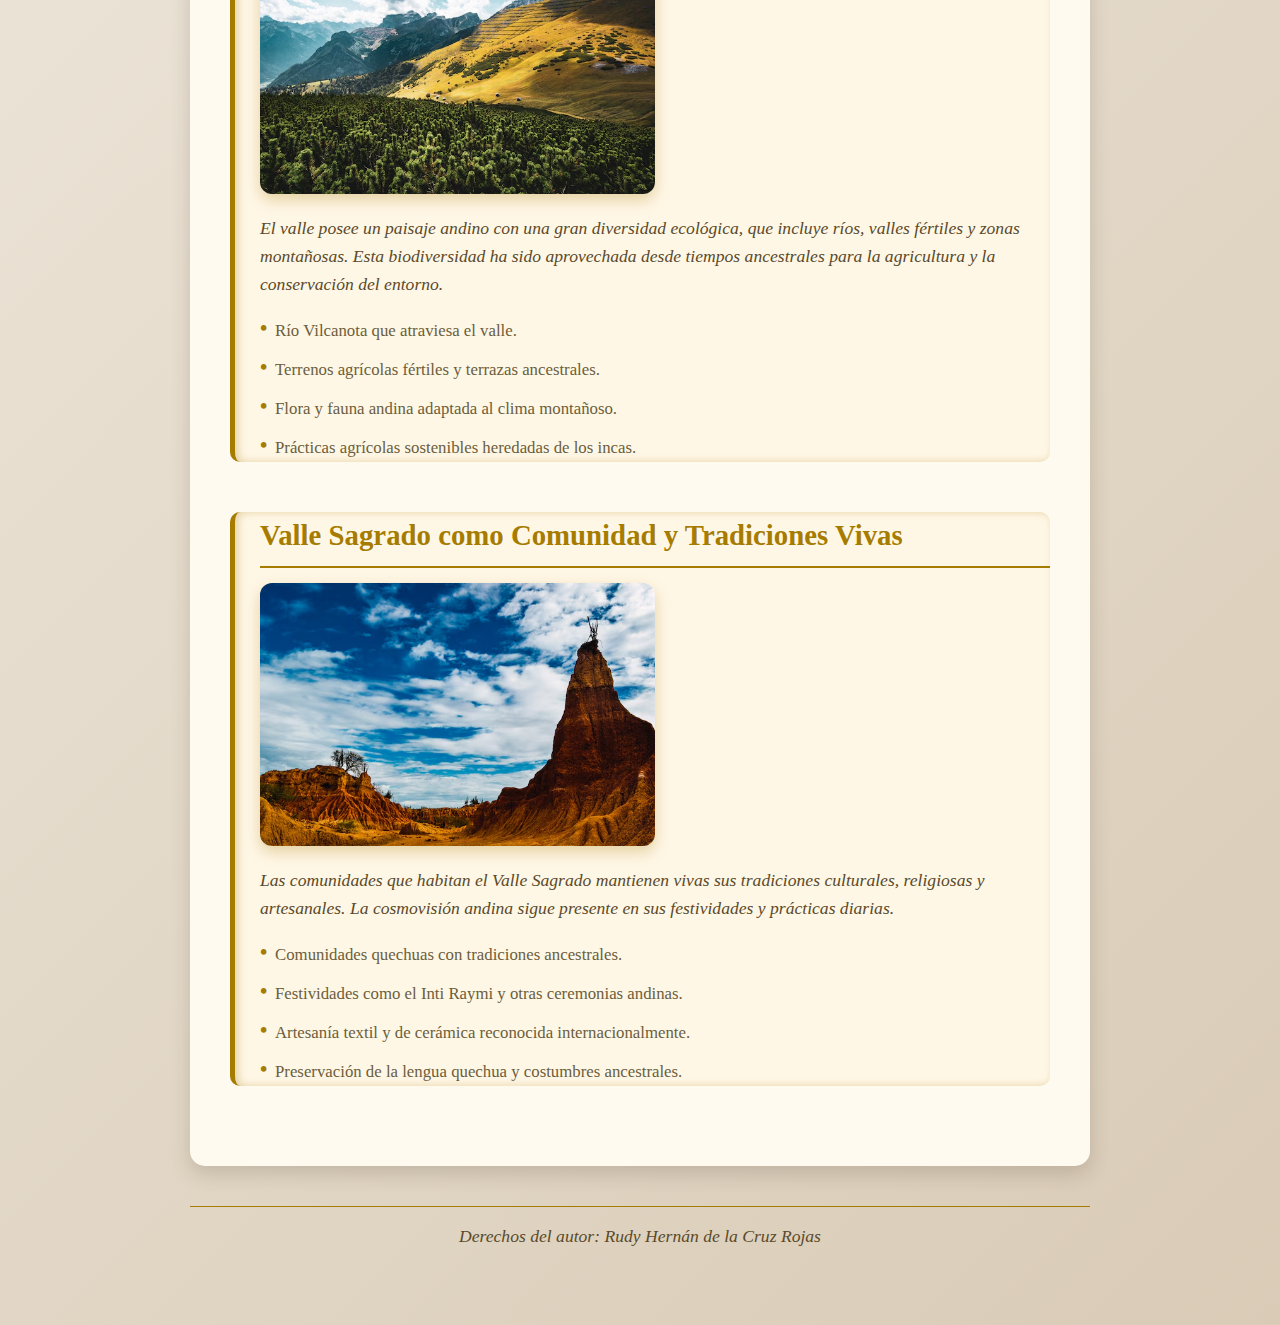
<file: valle sagrado.html>
<!DOCTYPE html> 
<html lang="es">
<head>
    <meta charset="UTF-8" />
    <meta name="viewport" content="width=device-width, initial-scale=1" />
    <title>Valle Sagrado de los Incas - Perú</title>
    <link rel="stylesheet" href="valle sagrado.css" />
</head>
<body>
   <main>
        <h1>Valle Sagrado de los Incas - Perú</h1>
        <ul>
            <h2>Valle Sagrado como Centro Histórico y Cultural Inca</h2>
            <img src="valle sagrado/valle sagrado-1.jpg" alt="Centro Histórico Valle Sagrado" />
        
            <p>El Valle Sagrado de los Incas fue un área fundamental para el Imperio Inca, utilizada para la agricultura, la religión y la administración. Sus sitios arqueológicos revelan la sofisticación y organización de esta civilización milenaria.</p>
            <li>Importantes sitios arqueológicos como Pisac, Ollantaytambo y Chinchero.</li>
            <li>Diseño agrícola avanzado con terrazas y sistemas de irrigación.</li>
            <li>Centro ceremonial y religioso para los incas.</li>
            <li>Vínculo estratégico con la ciudadela de Machu Picchu.</li>
        </ul>
        <ul>
            <h2>Valle Sagrado como Destino Turístico y Patrimonio</h2>
            <img src="valle sagrado/valle sagrado-2.jpg" alt="Turismo Valle Sagrado" />
        
            <p>El Valle Sagrado es uno de los destinos turísticos más visitados de Perú, reconocido por su belleza natural, riqueza cultural y cercanía a Machu Picchu. Su turismo es un motor económico para las comunidades locales.</p>
            <li>Rutas turísticas que conectan pueblos y sitios arqueológicos.</li>
            <li>Mercados artesanales con productos típicos andinos.</li>
            <li>Oferta de hospedaje, gastronomía y actividades culturales.</li>
            <li>Infraestructura para turismo sostenible y responsable.</li>
        </ul>
        <ul>
            <h2>Valle Sagrado como Ecosistema y Paisaje Andino</h2>
            <img src="valle sagrado/valle sagrado-3.jpg" alt="Paisaje Valle Sagrado" />
        
            <p>El valle posee un paisaje andino con una gran diversidad ecológica, que incluye ríos, valles fértiles y zonas montañosas. Esta biodiversidad ha sido aprovechada desde tiempos ancestrales para la agricultura y la conservación del entorno.</p>
            <li>Río Vilcanota que atraviesa el valle.</li>
            <li>Terrenos agrícolas fértiles y terrazas ancestrales.</li>
            <li>Flora y fauna andina adaptada al clima montañoso.</li>
            <li>Prácticas agrícolas sostenibles heredadas de los incas.</li>
        </ul>
        <ul>
            <h2>Valle Sagrado como Comunidad y Tradiciones Vivas</h2>
            <img src="valle sagrado/valle sagrado.jpg" alt="Comunidad Valle Sagrado" />
        
            <p>Las comunidades que habitan el Valle Sagrado mantienen vivas sus tradiciones culturales, religiosas y artesanales. La cosmovisión andina sigue presente en sus festividades y prácticas diarias.</p>
            <li>Comunidades quechuas con tradiciones ancestrales.</li>
            <li>Festividades como el Inti Raymi y otras ceremonias andinas.</li>
            <li>Artesanía textil y de cerámica reconocida internacionalmente.</li>
            <li>Preservación de la lengua quechua y costumbres ancestrales.</li>
        </ul>
    </main>
    <footer>
        <p>Derechos del autor: Rudy Hernán de la Cruz Rojas</p>
    </footer>
</body>
</html>
</file>
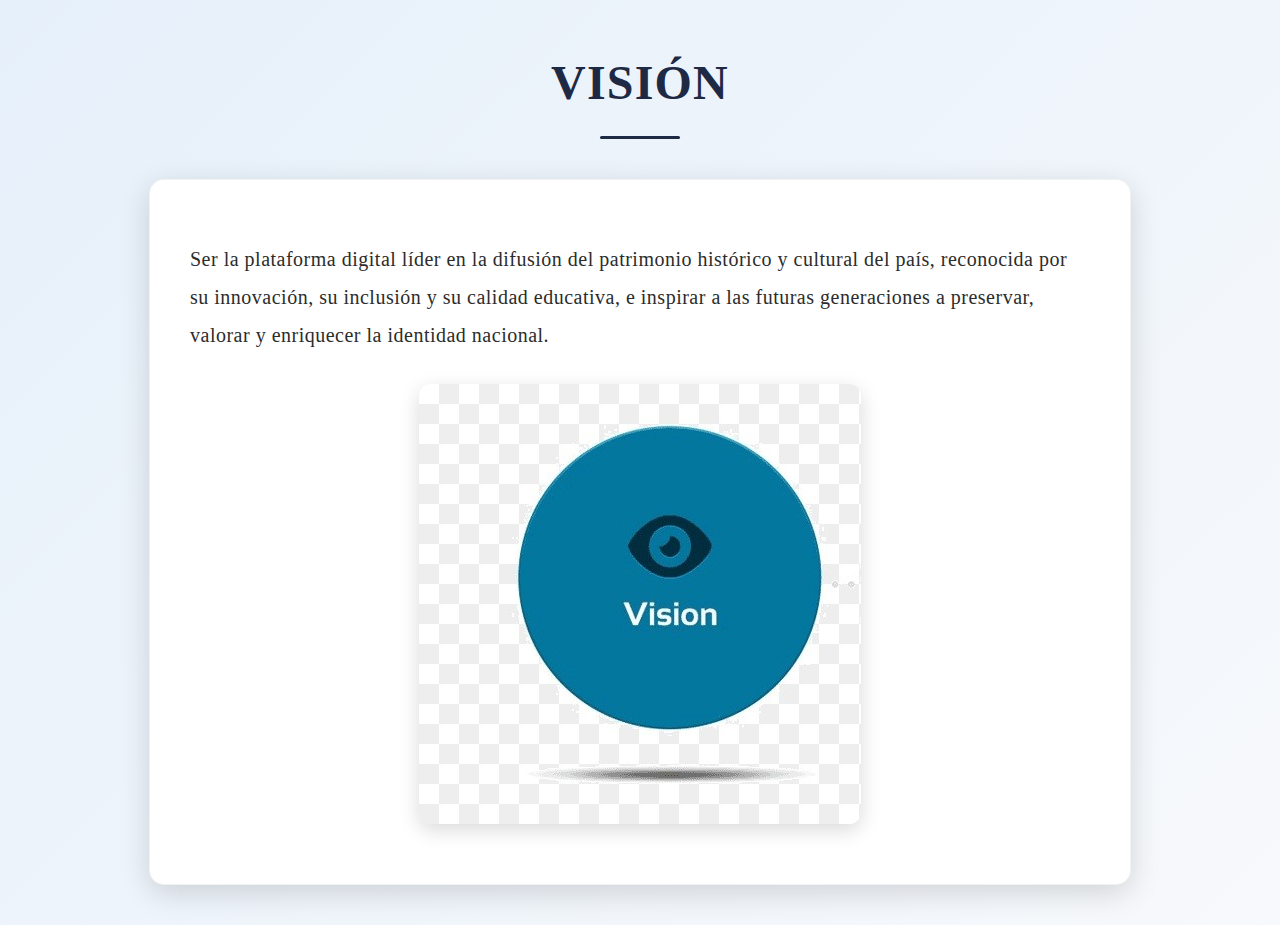
<file: Vision.html>
<!DOCTYPE html>
<html lang="en">
<head>
    <meta charset="UTF-8">
    <meta name="viewport" content="width=device-width, initial-scale=1.0">
    <title>Document</title>
    <link rel="stylesheet" href="Vision.css">
</head>
<body>
    <head>
    <h1>Visión</h1>
    <div class="Padre">
        <p>Ser la plataforma digital líder en la difusión del patrimonio histórico y cultural del país, reconocida por su innovación, su inclusión y su calidad educativa, e inspirar a las futuras generaciones a preservar, valorar y enriquecer la identidad nacional.</p>
        <img src="Vision/vision.jpg" alt="">

    </div>
  </head>  
</body>
</html>
</file>
<file: chan chan.css>
/* Variables CSS para consistencia temática */
:root {
  --primary-color: #c4621a; /* Terracota/adobe */
  --secondary-color: #8b4513; /* Marrón tierra */
  --accent-color: #d4af37; /* Oro ancestral */
  --text-color: #2c1810;
  --text-secondary: #4a3426;
  --bg-gradient: linear-gradient(135deg, #f4f1ec 0%, #e8ddd4 100%);
  --white: #ffffff;
  --cream: #faf8f3;
  --shadow-soft: rgba(196, 98, 26, 0.15);
  --shadow-medium: rgba(139, 69, 19, 0.2);
  --shadow-heavy: rgba(44, 24, 16, 0.3);
  --border-radius: 12px;
  --border-radius-large: 20px;
  --transition: all 0.4s cubic-bezier(0.4, 0, 0.2, 1);
}

/* Reset mejorado */
*,
*::before,
*::after {
  box-sizing: border-box;
  margin: 0;
  padding: 0;
}

/* Estilos base del body */
body {
  font-family: 'Georgia', 'Times New Roman', serif;
  background: var(--bg-gradient);
  background-attachment: fixed;
  color: var(--text-color);
  line-height: 1.7;
  min-height: 100vh;
  padding: 0;
}

/* Contenedor principal */
main {
  max-width: 1000px;
  margin: 0 auto;
  padding: 2rem;
  background: var(--white);
  box-shadow: 0 0 40px var(--shadow-soft);
  border-radius: var(--border-radius-large);
  margin-top: 2rem;
  margin-bottom: 2rem;
  position: relative;
  overflow: hidden;
}

/* Efecto decorativo en el contenedor principal */
main::before {
  content: '';
  position: absolute;
  top: 0;
  left: 0;
  right: 0;
  height: 5px;
  background: linear-gradient(90deg, var(--primary-color), var(--accent-color), var(--secondary-color));
}

/* Título principal */
main h1 {
  text-align: center;
  color: var(--primary-color);
  font-size: clamp(2.5rem, 6vw, 4rem);
  font-weight: bold;
  margin-bottom: 3rem;
  text-transform: uppercase;
  letter-spacing: 2px;
  position: relative;
  text-shadow: 2px 2px 4px var(--shadow-soft);
}

/* Decoración del título principal */
main h1::after {
  content: '🏛️';
  display: block;
  font-size: 2rem;
  margin-top: 1rem;
  opacity: 0.7;
  animation: pulse 2s ease-in-out infinite;
}

/* Secciones individuales */
main ul {
  list-style: none;
  background: var(--cream);
  margin-bottom: 3rem;
  border-radius: var(--border-radius-large);
  padding: 2.5rem;
  box-shadow: 0 8px 25px var(--shadow-medium);
  border-left: 6px solid var(--primary-color);
  transition: var(--transition);
  position: relative;
}

main ul:hover {
  transform: translateY(-8px);
  box-shadow: 0 15px 35px var(--shadow-heavy);
  border-left-color: var(--accent-color);
}

/* Títulos de sección */
main h2 {
  color: var(--secondary-color);
  font-size: clamp(1.8rem, 4vw, 2.5rem);
  margin-bottom: 1.5rem;
  font-weight: bold;
  text-align: center;
  position: relative;
  padding-bottom: 1rem;
}

/* Línea decorativa bajo títulos */
main h2::after {
  content: '';
  position: absolute;
  bottom: 0;
  left: 50%;
  transform: translateX(-50%);
  width: 80px;
  height: 3px;
  background: linear-gradient(90deg, var(--primary-color), var(--accent-color));
  border-radius: 2px;
}

/* Estilos para imágenes */
main img {
  display: block;
  max-width: 100%;
  height: 300px;
  object-fit: cover;
  border-radius: var(--border-radius);
  margin: 2rem auto;
  box-shadow: 0 10px 30px var(--shadow-medium);
  transition: var(--transition);
  border: 4px solid var(--white);
}

main img:hover {
  transform: scale(1.05) translateY(-5px);
  box-shadow: 0 20px 40px var(--shadow-heavy);
  border-color: var(--accent-color);
}

/* Párrafos descriptivos */
main p {
  font-size: 1.2rem;
  line-height: 1.8;
  color: var(--text-secondary);
  margin-bottom: 2rem;
  text-align: justify;
  padding: 1.5rem;
  background: rgba(212, 175, 55, 0.08);
  border-radius: var(--border-radius);
  border-left: 4px solid var(--accent-color);
  font-style: italic;
  position: relative;
}

/* Icono decorativo en párrafos */
main p::before {
  content: '📜';
  position: absolute;
  left: -10px;
  top: 1.5rem;
  font-size: 1.5rem;
  background: var(--white);
  padding: 0.3rem;
  border-radius: 50%;
  box-shadow: 0 2px 8px var(--shadow-soft);
}

/* Elementos de lista */
main li {
  background: var(--white);
  margin-bottom: 1rem;
  padding: 1.5rem 1.5rem 1.5rem 3rem;
  border-radius: var(--border-radius);
  box-shadow: 0 4px 12px rgba(196, 98, 26, 0.1);
  border-left: 4px solid var(--primary-color);
  font-size: 1.1rem;
  transition: var(--transition);
  position: relative;
}

/* Iconos para elementos de lista */
main li::before {
  content: '🏺';
  position: absolute;
  left: 1rem;
  top: 50%;
  transform: translateY(-50%);
  font-size: 1.3rem;
}

main li:hover {
  transform: translateX(10px);
  box-shadow: 0 6px 20px var(--shadow-medium);
  border-left-color: var(--accent-color);
}

/* Iconos específicos por sección */
main ul:nth-of-type(1) li::before { content: ''; }
main ul:nth-of-type(2) li::before { content: ''; }
main ul:nth-of-type(3) li::before { content: ''; }
main ul:nth-of-type(4) li::before { content: ''; }

/* Colores alternos por sección */
main ul:nth-of-type(1) { border-left-color: #c4621a; }
main ul:nth-of-type(2) { border-left-color: #2e7d32; }
main ul:nth-of-type(3) { border-left-color: #1565c0; }
main ul:nth-of-type(4) { border-left-color: #e65100; }

main ul:nth-of-type(1) li { border-left-color: #c4621a; }
main ul:nth-of-type(2) li { border-left-color: #2e7d32; }
main ul:nth-of-type(3) li { border-left-color: #1565c0; }
main ul:nth-of-type(4) li { border-left-color: #e65100; }

/* Footer */
footer {
  background: var(--secondary-color);
  color: var(--white);
  text-align: center;
  padding: 2rem;
  margin-top: 3rem;
  font-size: 1rem;
  position: relative;
}

footer::before {
  content: '';
  position: absolute;
  top: 0;
  left: 0;
  right: 0;
  height: 4px;
  background: linear-gradient(90deg, var(--primary-color), var(--accent-color));
}

/* Animaciones */
@keyframes pulse {
  0%, 100% { opacity: 0.7; transform: scale(1); }
  50% { opacity: 1; transform: scale(1.1); }
}

@keyframes fadeInUp {
  from {
    opacity: 0;
    transform: translateY(30px);
  }
  to {
    opacity: 1;
    transform: translateY(0);
  }
}

/* Aplicar animación de entrada */
main ul {
  animation: fadeInUp 0.8s ease-out;
}

main ul:nth-child(2n) {
  animation-delay: 0.1s;
}

main ul:nth-child(3n) {
  animation-delay: 0.2s;
}

/* Responsive Design */
@media (max-width: 768px) {
  main {
    margin: 1rem;
    padding: 1.5rem;
  }
  
  main ul {
    padding: 1.5rem;
    margin-bottom: 2rem;
  }
  
  main img {
    height: 250px;
    margin: 1.5rem auto;
  }
  
  main p {
    padding: 1rem;
    font-size: 1.1rem;
  }
  
  main li {
    padding: 1rem 1rem 1rem 2.5rem;
    font-size: 1rem;
  }
  
  main li::before {
    left: 0.7rem;
    font-size: 1.1rem;
  }
}

@media (max-width: 480px) {
  main {
    margin: 0.5rem;
    padding: 1rem;
  }
  
  main ul {
    padding: 1rem;
  }
  
  main img {
    height: 200px;
    margin: 1rem auto;
  }
}

/* Mejoras para accesibilidad */
@media (prefers-reduced-motion: reduce) {
  *,
  *::before,
  *::after {
    animation-duration: 0.01ms !important;
    animation-iteration-count: 1 !important;
    transition-duration: 0.01ms !important;
  }
}

/* Estados de enfoque */
main ul:focus-within,
main li:focus-within {
  outline: 3px solid var(--accent-color);
  outline-offset: 4px;
}

/* Modo oscuro */
@media (prefers-color-scheme: dark) {
  :root {
    --primary-color: #e07b39;
    --secondary-color: #b8651c;
    --text-color: #f4f1ec;
    --text-secondary: #d4c4b0;
    --bg-gradient: linear-gradient(135deg, #2c1810 0%, #3d2619 100%);
    --white: #3d2619;
    --cream: #4a3426;
  }
}
</file>
<file: Mision.css>
/* Estilos generales para una apariencia sofisticada */
body {
    font-family: 'Georgia', serif;
    background: linear-gradient(135deg, #e6f0fa 0%, #f7f9fc 100%); /* Gradiente suave para un fondo elegante */
    margin: 40px;
    color: #1a1a1a; /* Tono oscuro para mejor contraste */
    line-height: 1.8;
}

/* Estilo del título principal */
h1 {
    text-align: center;
    color: #1e2a44; /* Azul profundo para un toque refinado */
    margin-bottom: 40px;
    font-size: 3rem;
    font-weight: 700;
    letter-spacing: 1.2px;
    text-transform: uppercase;
    position: relative;
}
h1::after {
    content: '';
    display: block;
    width: 80px;
    height: 3px;
    background: #1e2a44;
    margin: 10px auto;
    border-radius: 2px;
}

/* Contenedor principal */
.Padre {
    max-width: 900px; /* Ancho ligeramente mayor para un diseño más espacioso */
    margin: 0 auto;
    background: #ffffff;
    padding: 40px;
    border-radius: 15px;
    box-shadow: 0 8px 30px rgba(0, 0, 0, 0.15); /* Sombra más pronunciada para profundidad */
    border: 1px solid rgba(0, 0, 0, 0.05);
    transition: transform 0.3s ease, box-shadow 0.3s ease;
}
.Padre:hover {
    transform: translateY(-5px); /* Efecto de elevación al pasar el cursor */
    box-shadow: 0 12px 40px rgba(0, 0, 0, 0.2);
}

/* Estilo del párrafo */
.Padre p {
    font-size: 1.25rem;
    line-height: 1.9;
    color: #2c2c2c;
    margin-bottom: 30px;
    font-style: normal;
    letter-spacing: 0.5px;
}

/* Estilo de la imagen */
.Padre img {
    display: block;
    max-width: 100%;
    height: auto;
    border-radius: 12px;
    box-shadow: 0 6px 20px rgba(0, 0, 0, 0.15);
    margin: 20px auto;
    transition: transform 0.3s ease;
}
.Padre img:hover {
    transform: scale(1.02); /* Efecto de zoom sutil al pasar el cursor */
}
</file>
<file: Vision.css>
/* Estilos generales para una apariencia sofisticada */
body {
    font-family: 'Georgia', serif;
    background: linear-gradient(135deg, #e6f0fa 0%, #f7f9fc 100%); /* Gradiente suave para un fondo elegante */
    margin: 40px;
    color: #1a1a1a; /* Tono oscuro para mejor contraste */
    line-height: 1.8;
}

/* Estilo del título principal */
h1 {
    text-align: center;
    color: #1e2a44; /* Azul profundo para un toque refinado */
    margin-bottom: 40px;
    font-size: 3rem;
    font-weight: 700;
    letter-spacing: 1.2px;
    text-transform: uppercase;
    position: relative;
}
h1::after {
    content: '';
    display: block;
    width: 80px;
    height: 3px;
    background: #1e2a44;
    margin: 10px auto;
    border-radius: 2px;
}

/* Contenedor principal */
.Padre {
    max-width: 900px; /* Ancho ligeramente mayor para un diseño más espacioso */
    margin: 0 auto;
    background: #ffffff;
    padding: 40px;
    border-radius: 15px;
    box-shadow: 0 8px 30px rgba(0, 0, 0, 0.15); /* Sombra más pronunciada para profundidad */
    border: 1px solid rgba(0, 0, 0, 0.05);
    transition: transform 0.3s ease, box-shadow 0.3s ease;
}
.Padre:hover {
    transform: translateY(-5px); /* Efecto de elevación al pasar el cursor */
    box-shadow: 0 12px 40px rgba(0, 0, 0, 0.2);
}

/* Estilo del párrafo */
.Padre p {
    font-size: 1.25rem;
    line-height: 1.9;
    color: #2c2c2c;
    margin-bottom: 30px;
    font-style: normal;
    letter-spacing: 0.5px;
}

/* Estilo de la imagen */
.Padre img {
    display: block;
    max-width: 100%;
    height: auto;
    border-radius: 12px;
    box-shadow: 0 6px 20px rgba(0, 0, 0, 0.15);
    margin: 20px auto;
    transition: transform 0.3s ease;
}
.Padre img:hover {
    transform: scale(1.02); /* Efecto de zoom sutil al pasar el cursor */
}
</file>
<file: index.css>
/* Reset básico */
* {
    margin: 0;
    padding: 0;
    box-sizing: border-box;
}

body {
    font-family: 'Segoe UI', Tahoma, Geneva, Verdana, sans-serif;
    line-height: 1.6;
    color: #333;
    background-color: #f8f9fa;
}

/* Header */
header {
    background: linear-gradient(135deg, #c62d42, #d63384);
    color: white;
    padding: 1rem 0;
    box-shadow: 0 2px 10px rgba(0,0,0,0.1);
}

header h1 {
    text-align: center;
    font-size: 2rem;
    margin-bottom: 1rem;
    text-shadow: 2px 2px 4px rgba(0,0,0,0.3);
}

/* Navegación */
nav {
    max-width: 1200px;
    margin: 0 auto;
    padding: 0 1rem;
}

nav ul {
    list-style: none;
    display: flex;
    flex-wrap: wrap;
    justify-content: center;
    gap: 0.5rem;
}

nav > ul > li {
    position: relative;
}

nav a {
    color: white;
    text-decoration: none;
    padding: 0.75rem 1rem;
    display: block;
    border-radius: 5px;
    transition: all 0.3s ease;
    white-space: nowrap;
    font-weight: 500;
}

nav a:hover {
    background-color: rgba(255,255,255,0.2);
    transform: translateY(-2px);
}

/* Submenú */
nav ul ul {
    position: absolute;
    top: 100%;
    left: 0;
    background: #c62d42;
    min-width: 250px;
    opacity: 0;
    visibility: hidden;
    transform: translateY(-10px);
    transition: all 0.3s ease;
    z-index: 1000;
    border-radius: 5px;
    box-shadow: 0 5px 15px rgba(0,0,0,0.2);
    flex-direction: column;
    gap: 0;
}

/* Mostrar submenú con hover y focus-within (funciona en móvil y PC) */
nav ul li:hover > ul,
nav ul li:focus-within > ul {
    opacity: 1;
    visibility: visible;
    transform: translateY(0);
}

/* Hacer los enlaces principales focusables */
nav > ul > li > a {
    position: relative;
}

nav ul ul li {
    width: 100%;
}

nav ul ul a {
    padding: 0.75rem 1rem;
    border-bottom: 1px solid rgba(255,255,255,0.1);
    border-radius: 0;
}

nav ul ul li:last-child a {
    border-bottom: none;
    border-radius: 0 0 5px 5px;
}

nav ul ul li:first-child a {
    border-radius: 5px 5px 0 0;
}

/* Main Content */
main {
    max-width: 1200px;
    margin: 2rem auto;
    padding: 0 1rem;
}

main > div {
    background: white;
    border-radius: 10px;
    box-shadow: 0 5px 20px rgba(0,0,0,0.1);
    overflow: hidden;
}

/* Secciones */
h2 {
    background: linear-gradient(135deg, #28a745, #20c997);
    color: white;
    padding: 1.5rem;
    margin: 0;
    font-size: 1.8rem;
    text-shadow: 1px 1px 2px rgba(0,0,0,0.3);
}

h2:not(:first-child) {
    margin-top: 2rem;
}

/* Párrafos y listas */
main p {
    padding: 1.5rem;
    font-size: 1.1rem;
    background-color: #f8f9fa;
    margin: 0;
    border-left: 4px solid #28a745;
}

main ul {
    list-style: none;
    padding: 0;
    margin: 0;
}

main ul li {
    padding: 1.5rem;
    border-bottom: 1px solid #e9ecef;
    position: relative;
    padding-left: 3rem;
}

main ul li:before {
    content: "🏛️";
    position: absolute;
    left: 1rem;
    top: 1.5rem;
    font-size: 1.2rem;
}

main ul li:last-child {
    border-bottom: none;
}

/* Íconos específicos por sección */
h2:contains("costa") + ul li:before {
    content: "🏖️";
}

h2:contains("sierra") + ul li:before {
    content: "🏔️";
}

h2:contains("selva") + ul li:before {
    content: "🌿";
}

/* Footer */
footer {
    background-color: #343a40;
    color: white;
    text-align: center;
    padding: 2rem;
    margin-top: 3rem;
}

/* Media Queries para Responsive */

/* Tablets */
@media screen and (max-width: 768px) {
    header h1 {
        font-size: 1.5rem;
        padding: 0 1rem;
    }
    
    nav ul {
        flex-direction: column;
        align-items: center;
    }
    
    nav > ul > li {
        width: 100%;
        max-width: 300px;
    }
    
    nav a {
        text-align: center;
        width: 100%;
    }
    
    /* Submenú en móvil - igual comportamiento que desktop */
    nav ul ul {
        position: static;
        background: rgba(255,255,255,0.15);
        margin-top: 0;
        box-shadow: inset 0 2px 5px rgba(0,0,0,0.1);
        border-radius: 5px;
        opacity: 0;
        visibility: hidden;
        max-height: 0;
        overflow: hidden;
        transform: none;
        transition: all 0.3s ease;
    }
    
    /* Activar submenú en móvil con hover y focus */
    nav ul li:hover > ul,
    nav ul li:focus-within > ul {
        opacity: 1;
        visibility: visible;
        max-height: 500px;
        margin-top: 0.5rem;
    }
    
    nav ul ul a {
        padding: 0.75rem 1rem 0.75rem 2rem;
        border-bottom: 1px solid rgba(255,255,255,0.1);
        font-size: 0.9rem;
    }
    
    nav ul ul li:last-child a {
        border-bottom: none;
    }
    
    h2 {
        font-size: 1.5rem;
        padding: 1rem;
    }
    
    main p, main ul li {
        padding: 1rem;
    }
    
    main ul li {
        padding-left: 2.5rem;
    }
    
    main ul li:before {
        left: 0.75rem;
        top: 1rem;
    }
}

/* Móviles */
@media screen and (max-width: 480px) {
    header {
        padding: 0.5rem 0;
    }
    
    header h1 {
        font-size: 1.3rem;
        margin-bottom: 0.5rem;
        line-height: 1.3;
    }
    
    nav {
        padding: 0 0.5rem;
    }
    
    nav a {
        padding: 0.5rem 0.75rem;
        font-size: 0.9rem;
    }
    
    main {
        margin: 1rem auto;
        padding: 0 0.5rem;
    }
    
    h2 {
        font-size: 1.3rem;
        padding: 0.75rem;
    }
    
    main p {
        padding: 1rem 0.75rem;
        font-size: 1rem;
    }
    
    main ul li {
        padding: 1rem 0.75rem;
        padding-left: 2rem;
        font-size: 0.95rem;
        line-height: 1.5;
    }
    
    main ul li:before {
        left: 0.5rem;
        top: 1rem;
        font-size: 1rem;
    }
    
    footer {
        padding: 1.5rem 0.5rem;
        font-size: 0.9rem;
    }
}

/* Móviles muy pequeños */
@media screen and (max-width: 320px) {
    header h1 {
        font-size: 1.1rem;
    }
    
    nav a {
        font-size: 0.8rem;
        padding: 0.4rem 0.5rem;
    }
    
    h2 {
        font-size: 1.2rem;
    }
    
    main p, main ul li {
        font-size: 0.9rem;
    }
}
</file>
<file: amazonia peruana.css>
/* Reset básico */
* {
    box-sizing: border-box;
    margin: 0;
    padding: 0;
}

/* Body y fuente general */
body {
    font-family: 'Roboto', sans-serif;
    background-color: #f9f9f9;
    color: #333333;
    line-height: 1.6;
    padding: 40px 20px;
    display: flex;
    flex-direction: column;
    align-items: center;
    min-height: 100vh;
}

/* Contenedor principal */
main {
    max-width: 900px;
    width: 100%;
    background-color: #ffffff;
    padding: 40px 50px;
    border-radius: 12px;
    box-shadow: 0 10px 30px rgba(0,0,0,0.1);
}

/* Título principal */
main > h1 {
    font-family: 'Playfair Display', serif;
    font-weight: 700;
    font-size: 3.4rem;
    text-align: center;
    color: #2c3e50;
    margin-bottom: 50px;
    letter-spacing: 1.5px;
}

/* Cada sección dentro de ul: Usamos ul como contenedor pero no con estilo lista */
ul {
    list-style: none;
    margin-bottom: 60px;
    padding-left: 0;
}

/* Títulos de sección (h2) */
ul > h2 {
    font-family: 'Playfair Display', serif;
    font-weight: 700;
    font-size: 2rem;
    margin-bottom: 25px;
    color: #34495e;
    border-bottom: 2px solid #2980b9;
    padding-bottom: 8px;
}

/* Imágenes */
ul > img {
    display: block;
    max-width: 100%;
    border-radius: 12px;
    box-shadow: 0 8px 25px rgba(0,0,0,0.12);
    margin: 0 auto 25px auto;
    transition: transform 0.3s ease;
}

/* Sutil efecto hover para la imagen */
ul > img:hover {
    transform: scale(1.03);
    box-shadow: 0 12px 40px rgba(41, 128, 185, 0.4);
}

/* Párrafos */
ul > p {
    font-size: 1.15rem;
    margin-bottom: 20px;
    color: #555555;
}

/* Items de lista (li) */
ul > li {
    font-size: 1.05rem;
    margin-left: 20px;
    margin-bottom: 10px;
    position: relative;
    padding-left: 18px;
    color: #666666;
}

/* Agregar un icono tipo “check” antes de cada li para elegancia */
ul > li::before {
    content: "✓";
    color: #2980b9;
    position: absolute;
    left: 0;
    top: 0;
    font-weight: bold;
}

/* Footer */
footer {
    margin-top: 40px;
    padding: 15px 20px;
    width: 100%;
    max-width: 900px;
    text-align: center;
    font-size: 0.9rem;
    color: #999999;
    border-top: 1px solid #ddd;
}

/* Responsive */
@media (max-width: 600px) {
    main {
        padding: 30px 20px;
    }

    main > h1 {
        font-size: 2.5rem;
    }

    ul > h2 {
        font-size: 1.6rem;
    }

    ul > p, ul > li {
        font-size: 1rem;
    }
}
</file>
<file: barranco  miraflores lima.css>
/* --------- Reset --------- */
* {
  margin: 0;
  padding: 0;
  box-sizing: border-box;
}

/* --------- Estilos generales --------- */
body {
  font-family: "Segoe UI", Tahoma, Geneva, Verdana, sans-serif;
  background: #fdfdfd;
  color: #333;
  line-height: 1.7;
}

/* --------- Contenedor principal --------- */
main {
  max-width: 1200px;
  margin: auto;
  padding: 2rem 1rem;
}

/* --------- Título principal --------- */
h1 {
  text-align: center;
  font-size: 2.5rem;
  margin-bottom: 2rem;
  color: #7b1113;
  font-weight: bold;
  position: relative;
}

h1::after {
  content: "";
  display: block;
  width: 80px;
  height: 4px;
  background: #d4af37;
  margin: 0.5rem auto 0;
  border-radius: 2px;
}

/* --------- Secciones tipo card --------- */
section {
  background: #fff;
  margin-bottom: 2rem;
  border-radius: 16px;
  overflow: hidden;
  box-shadow: 0 6px 18px rgba(0,0,0,0.12);
  display: grid;
  grid-template-columns: 1fr 1fr;
  align-items: center;
  gap: 1.5rem;
  padding: 1.5rem;
  transition: transform 0.4s ease, box-shadow 0.4s ease;
}

section:hover {
  transform: translateY(-6px);
  box-shadow: 0 10px 25px rgba(0,0,0,0.2);
}

/* --------- Imágenes --------- */
section img {
  width: 100%;
  height: 100%;
  max-height: 400px;
  object-fit: cover;
  border-radius: 12px;
  transition: transform 0.5s ease;
}

section:hover img {
  transform: scale(1.05);
}

/* --------- Contenido --------- */
section .content {
  padding: 0.5rem;
}

h2 {
  font-size: 1.6rem;
  color: #7b1113;
  margin-bottom: 1rem;
  position: relative;
}

h2::before {
  content: "▎";
  color: #d35400;
  margin-right: 8px;
}

p {
  margin-bottom: 1rem;
  text-align: justify;
  font-size: 1rem;
  color: #444;
}

ul {
  margin-left: 1.5rem;
}

li {
  margin-bottom: 0.5rem;
  position: relative;
}

li::before {

  color: #d4af37;
  margin-right: 8px;
}

/* --------- Footer --------- */
footer {
  text-align: center;
  padding: 1rem;
  background: #333;
  color: #f7a6a6;
  font-size: 0.9rem;
  border-radius: 8px;
  margin-top: 2rem;
}

/* --------- Responsive --------- */
@media (max-width: 900px) {
  section {
    grid-template-columns: 1fr;
  }

  section img {
    max-height: 300px;
  }
}
</file>
<file: contactos.css>
/* Reset básico */
* {
  margin: 0;
  padding: 0;
  box-sizing: border-box;
}

body {
  font-family: Arial, Helvetica, sans-serif;
  background: #f4f7fa;
  color: #333;
  line-height: 1.6;
  padding: 20px;
}

/* Título principal */
h1 {
  text-align: center;
  color: #0077b6;
  margin-bottom: 20px;
}

/* Contenedor */
.Padre {
  max-width: 600px;
  margin: 0 auto;
  background: #fff;
  padding: 20px;
  border-radius: 12px;
  box-shadow: 0 4px 8px rgba(0,0,0,0.1);
}

/* Párrafo */
.Padre p {
  text-align: center;
  margin-bottom: 15px;
  font-size: 18px;
}

/* Lista de contactos */
.Padre ul {
  list-style: none;
  padding-left: 0;
}

.Padre ul li {
  margin: 12px 0;
  font-weight: bold;
  color: #333;
}

.Padre ul li ul {
  margin-top: 6px;
  padding-left: 20px;
  font-weight: normal;
}

/* Enlaces */
.Padre a {
  text-decoration: none;
  color: #0077b6;
  font-size: 16px;
  transition: color 0.3s ease;
}

.Padre a:hover {
  color: #023e8a;
  text-decoration: underline;
}

/* Responsivo */
@media (max-width: 600px) {
  body {
    padding: 10px;
  }
  .Padre {
    padding: 15px;
  }
  h1 {
    font-size: 22px;
  }
  .Padre p {
    font-size: 16px;
  }
}
</file>
<file: kuelap.css>
/* kuelap.css */

/* Reset básico */
* {
    margin: 0;
    padding: 0;
    box-sizing: border-box;
}

body {
    font-family: 'Segoe UI', Tahoma, Geneva, Verdana, sans-serif;
    background: linear-gradient(135deg, #e0f7fa, #ffffff);
    color: #333;
    line-height: 1.6;
    padding: 20px;
}

main {
    max-width: 900px;
    margin: 0 auto 40px auto;
    background: #fff;
    padding: 30px 40px;
    border-radius: 12px;
    box-shadow: 0 8px 20px rgba(0,0,0,0.1);
    transition: box-shadow 0.3s ease;
}

main:hover {
    box-shadow: 0 12px 30px rgba(0,0,0,0.15);
}

h1 {
    font-size: 2.8rem;
    text-align: center;
    margin-bottom: 40px;
    color: #00796b;
    text-shadow: 1px 1px 3px rgba(0,0,0,0.1);
}

ul {
    list-style: none;
    margin-bottom: 50px;
    border-left: 4px solid #00796b;
    padding-left: 20px;
    background: #f9fdfd;
    border-radius: 8px;
    box-shadow: inset 2px 0 5px rgba(0,121,107,0.1);
    transition: background-color 0.3s ease;
}

ul:hover {
    background-color: #e0f2f1;
}

h2 {
    font-size: 1.8rem;
    margin-bottom: 15px;
    color: #004d40;
    font-weight: 700;
    cursor: default;
    user-select: none;
}

img {
    width: 100%;
    max-height: 300px;
    object-fit: cover;
    border-radius: 10px;
    margin-bottom: 20px;
    box-shadow: 0 6px 15px rgba(0,0,0,0.1);
    transition: transform 0.4s ease, box-shadow 0.4s ease;
    cursor: pointer;
}

img:hover {
    transform: scale(1.05) rotate(1deg);
    box-shadow: 0 12px 25px rgba(0,0,0,0.2);
}

p {
    font-size: 1.1rem;
    margin-bottom: 20px;
    color: #555;
}

li {
    font-size: 1rem;
    margin-bottom: 10px;
    padding-left: 12px;
    position: relative;
    color: #00695c;
    cursor: default;
    transition: color 0.3s ease;
}

li::before {
    content: "✔";
    position: absolute;
    left: 0;
    color: #00796b;
    font-weight: bold;
    transition: color 0.3s ease;
}

li:hover {
    color: #004d40;
}

li:hover::before {
    color: #004d40;
}

footer {
    text-align: center;
    font-size: 0.9rem;
    color: #777;
    padding: 15px 0;
    border-top: 1px solid #ddd;
    font-style: italic;
}

/* Responsive */
@media (max-width: 600px) {
    main {
        padding: 20px;
    }

    h1 {
        font-size: 2rem;
    }

    h2 {
        font-size: 1.4rem;
    }

    img {
        max-height: 200px;
    }
}
</file>
<file: lago titicaca.css>
/* Reset básico */
* {
    margin: 0;
    padding: 0;
    box-sizing: border-box;
}

body {
    font-family: 'Segoe UI', Tahoma, Geneva, Verdana, sans-serif;
    background: linear-gradient(135deg, #a0c8f0, #e0f7fa);
    color: #1a1a1a;
    line-height: 1.6;
    padding: 20px;
}

main {
    max-width: 900px;
    margin: 0 auto 40px auto;
    background: #ffffffcc;
    border-radius: 12px;
    box-shadow: 0 8px 20px rgba(0,0,0,0.15);
    padding: 30px 40px;
    transition: box-shadow 0.3s ease;
}

main:hover {
    box-shadow: 0 12px 30px rgba(0,0,0,0.25);
}

h1 {
    font-size: 2.8rem;
    text-align: center;
    margin-bottom: 30px;
    color: #004d40;
    text-shadow: 1px 1px 3px #a0c8f0;
}

h2 {
    font-size: 1.8rem;
    margin-bottom: 15px;
    color: #00796b;
    border-bottom: 3px solid #004d40;
    padding-bottom: 6px;
}

ul {
    list-style: none;
    margin-bottom: 40px;
    padding-left: 0;
}

ul p {
    font-size: 1.1rem;
    margin-bottom: 15px;
    color: #333;
}

ul li {
    background: #e0f2f1;
    margin-bottom: 10px;
    padding: 12px 18px;
    border-radius: 8px;
    font-size: 1rem;
    color: #004d40;
    cursor: default;
    transition: background-color 0.3s ease, transform 0.2s ease;
}

ul li:hover {
    background-color: #b2dfdb;
    transform: translateX(8px);
}

img {
    width: 50%;
    max-height: 280px;
    object-fit: cover;
    border-radius: 12px;
    margin-bottom: 20px;
    box-shadow: 0 6px 15px rgba(0,0,0,0.1);
    transition: transform 0.4s ease, box-shadow 0.4s ease;
    cursor: pointer;
}

img:hover {
    transform: scale(1.05) rotate(1deg);
    box-shadow: 0 12px 25px rgba(0,0,0,0.25);
}

footer {
    text-align: center;
    font-size: 0.9rem;
    color: #004d40;
    padding: 15px 0;
    border-top: 1px solid #004d40;
    font-style: italic;
}

/* Responsive */
@media (max-width: 600px) {
    main {
        padding: 20px 25px;
    }

    h1 {
        font-size: 2rem;
    }

    h2 {
        font-size: 1.4rem;
    }

    ul li {
        font-size: 0.95rem;
        padding: 10px 14px;
    }
}
</file>
<file: oasis de huacachina ica.css>
/* Reset básico */
* {
    margin: 0;
    padding: 0;
    box-sizing: border-box;
}

body {
    font-family: 'Segoe UI', Tahoma, Geneva, Verdana, sans-serif;
    background: linear-gradient(135deg, #f0e9d2, #c2b280);
    color: #3a3a3a;
    line-height: 1.6;
    padding: 20px;
}

main {
    max-width: 900px;
    margin: 0 auto;
    background: #fffef9;
    padding: 30px 40px;
    border-radius: 15px;
    box-shadow: 0 8px 20px rgba(0,0,0,0.15);
}

h1 {
    font-size: 2.8rem;
    text-align: center;
    margin-bottom: 30px;
    color: #2c3e50;
    text-shadow: 1px 1px 3px #bfbf9f;
}

h2 {
    font-size: 1.8rem;
    margin-bottom: 15px;
    color: #4a6a3a;
    border-bottom: 3px solid #a3b18a;
    padding-bottom: 8px;
}

ul {
    list-style: none;
    margin-bottom: 50px;
}

ul p {
    font-size: 1.1rem;
    margin-bottom: 15px;
    color: #555;
}

ul li {
    background: #e6f0d4;
    margin: 8px 0;
    padding: 12px 18px;
    border-radius: 8px;
    font-weight: 600;
    color: #3a5a0c;
    cursor: default;
    transition: background-color 0.3s ease, transform 0.3s ease;
}

ul li:hover {
    background-color: #c1d99b;
    transform: translateX(10px);
}

img {
    width: 100%;
    max-height: 350px;
    object-fit: cover;
    border-radius: 15px;
    margin-bottom: 20px;
    box-shadow: 0 6px 15px rgba(0,0,0,0.2);
    transition: transform 0.4s ease, box-shadow 0.4s ease;
    cursor: pointer;
}

img:hover {
    transform: scale(1.05) rotate(1deg);
    box-shadow: 0 12px 25px rgba(0,0,0,0.35);
}

footer {
    text-align: center;
    margin-top: 40px;
    font-size: 0.9rem;
    color: #777;
    font-style: italic;
}

/* Responsive */
@media (max-width: 600px) {
    main {
        padding: 20px;
    }
    h1 {
        font-size: 2rem;
    }
    h2 {
        font-size: 1.4rem;
    }
    ul li {
        font-size: 0.95rem;
    }
}
</file>
<file: parque nacional huaraz.css>
/* Reset básico */
* {
    margin: 0;
    padding: 0;
    box-sizing: border-box;
}

/* Tipografía y fondo */
body {
    font-family: 'Segoe UI', Tahoma, Geneva, Verdana, sans-serif;
    background: linear-gradient(135deg, #e0f7fa, #ffffff);
    color: #2c3e50;
    line-height: 1.6;
    padding: 20px;
}

/* Contenedor principal */
main {
    max-width: 900px;
    margin: 0 auto 40px auto;
    background: #ffffffcc;
    padding: 30px 40px;
    border-radius: 12px;
    box-shadow: 0 8px 20px rgba(44, 62, 80, 0.15);
}

/* Título principal */
h1 {
    font-size: 2.8rem;
    text-align: center;
    margin-bottom: 30px;
    color: #00796b;
    text-shadow: 1px 1px 3px rgba(0,0,0,0.1);
}

/* Subtítulos dentro de cada sección */
ul > h2 {
    font-size: 1.8rem;
    margin-bottom: 15px;
    color: #004d40;
    border-left: 6px solid #00796b;
    padding-left: 12px;
    cursor: pointer;
    transition: color 0.3s ease;
}

/* Cambio de color al pasar el mouse sobre subtítulos */
ul > h2:hover {
    color: #004d40cc;
}

/* Imágenes */
ul img {
    width: 100%;
    max-height: 280px;
    object-fit: cover;
    border-radius: 10px;
    margin-bottom: 15px;
    box-shadow: 0 6px 15px rgba(0, 121, 107, 0.3);
    transition: transform 0.4s ease, box-shadow 0.4s ease;
}

/* Efecto zoom y sombra al pasar el mouse sobre la imagen */
ul img:hover {
    transform: scale(1.05);
    box-shadow: 0 12px 25px rgba(0, 121, 107, 0.6);
}

/* Párrafos */
ul p {
    font-size: 1.1rem;
    margin-bottom: 15px;
    color: #34495e;
}

/* Listas */
ul {
    list-style: none;
    margin-bottom: 40px;
    padding-left: 0;
}

/* Ítems de lista con icono personalizado */
ul li {
    position: relative;
    padding-left: 28px;
    margin-bottom: 12px;
    font-size: 1.05rem;
    color: #2c3e50;
    cursor: default;
    transition: color 0.3s ease;
}

/* Icono check verde antes de cada li */
ul li::before {
    content: "✔";
    position: absolute;
    left: 0;
    top: 0;
    color: #00796b;
    font-weight: bold;
    font-size: 1.2rem;
    line-height: 1;
}

/* Cambio de color al pasar el mouse sobre ítems */
ul li:hover {
    color: #004d40;
}

/* Footer */
footer {
    text-align: center;
    font-size: 0.9rem;
    color: #555;
    padding: 15px 0;
    border-top: 1px solid #ddd;
    font-style: italic;
}

/* Responsive */
@media (max-width: 600px) {
    main {
        padding: 20px 15px;
    }
    h1 {
        font-size: 2rem;
    }
    ul > h2 {
        font-size: 1.4rem;
    }
    ul img {
        max-height: 200px;
    }
}
</file>
<file: parque nacional manú.css>
/* Reset básico */
* {
    margin: 0;
    padding: 0;
    box-sizing: border-box;
}

/* Tipografía y colores base */
body {
    font-family: 'Segoe UI', Tahoma, Geneva, Verdana, sans-serif;
    background: linear-gradient(135deg, #e0f7fa, #ffffff);
    color: #2c3e50;
    line-height: 1.6;
    min-height: 100vh;
    display: flex;
    flex-direction: column;
}

/* Contenedor principal */
main {
    max-width: 900px;
    margin: 2rem auto 4rem;
    padding: 0 1rem;
}

/* Título principal */
h1 {
    font-size: 2.8rem;
    text-align: center;
    margin-bottom: 2rem;
    color: #00796b;
    text-shadow: 1px 1px 3px rgba(0,0,0,0.1);
}

/* Secciones (ul) */
ul {
    background: #ffffffcc;
    border-radius: 12px;
    box-shadow: 0 8px 20px rgba(0,0,0,0.1);
    padding: 1.5rem 2rem 2rem;
    margin-bottom: 3rem;
    list-style: none;
    transition: transform 0.3s ease, box-shadow 0.3s ease;
    cursor: default;
}

/* Efecto hover en secciones */
ul:hover {
    transform: translateY(-8px);
    box-shadow: 0 15px 30px rgba(0,0,0,0.15);
}

/* Subtítulos */
ul > h2 {
    font-size: 1.8rem;
    margin-bottom: 1rem;
    color: #004d40;
    border-left: 6px solid #00796b;
    padding-left: 0.8rem;
    font-weight: 700;
    user-select: none;
}

/* Imágenes */
ul > img {
    width: 100%;
    max-height: 280px;
    object-fit: cover;
    border-radius: 12px;
    margin-bottom: 1rem;
    box-shadow: 0 6px 15px rgba(0,0,0,0.1);
    transition: transform 0.4s ease;
}

/* Zoom suave al pasar el mouse sobre la imagen */
ul > img:hover {
    transform: scale(1.05);
}

/* Párrafos */
p {
    font-size: 1.1rem;
    margin-bottom: 1rem;
    color: #34495e;
}

/* Lista de puntos */
li {
    font-size: 1.05rem;
    margin-left: 1.2rem;
    margin-bottom: 0.6rem;
    position: relative;
    padding-left: 1.2rem;
    color: #00695c;
    font-weight: 600;
    user-select: none;
}

/* Personalizar viñetas con icono */
li::before {
    content: "✔";
    position: absolute;
    left: 0;
    color: #00796b;
    font-weight: 900;
    font-size: 1.1rem;
    top: 0;
    line-height: 1;
}

/* Footer */
footer {
    background: #001310;
    color: #a7ffeb;
    text-align: center;
    padding: 1rem 0;
    font-size: 0.9rem;
    font-style: italic;
    user-select: none;
    margin-top: auto;
}

/* Responsive */
@media (max-width: 600px) {
    h1 {
        font-size: 2rem;
    }
    ul > h2 {
        font-size: 1.4rem;
    }
    ul > img {
        max-height: 100px;
    }
    p, li {
        font-size: 1rem;
    }
}
</file>
<file: Quienessomos.css>
/* RESET GENERAL */
* {
  margin: 0;
  padding: 0;
  box-sizing: border-box;
}

/* CUERPO DEL DOCUMENTO */
body {
  font-family: 'Poppins', sans-serif;
  background: linear-gradient(to right, #e0f7fa, #f1f8e9);
  color: #2c3e50;
  padding: 40px 20px;
  line-height: 1.8;
}

/* TÍTULO PRINCIPAL */
h1 {
  text-align: center;
  font-size: 3rem;
  color: #004d40;
  margin-bottom: 40px;
  position: relative;
}

h1::after {
  content: '';
  display: block;
  width: 100px;
  height: 4px;
  background: #26a69a;
  margin: 10px auto 0;
  border-radius: 4px;
  animation: expand 1s ease-in-out;
}

@keyframes expand {
  from { width: 0; }
  to { width: 100px; }
}

/* CONTENEDOR GENERAL */
.Padre {
  max-width: 900px;
  margin: 0 auto;
  background-color: #ffffffee;
  padding: 40px;
  border-radius: 16px;
  box-shadow: 0 12px 25px rgba(0, 0, 0, 0.1);
  transition: transform 0.3s ease;
}

.Padre:hover {
  transform: translateY(-5px);
}

/* PÁRRAFOS */
.Padre p {
  font-size: 1.2rem;
  margin-bottom: 20px;
  text-align: justify;
  color: #37474f;
}

/* IMAGEN */
.Padre img {
  display: block;
  max-width: 100%;
  height: auto;
  margin: 30px auto 0;
  border-radius: 12px;
  box-shadow: 0 10px 20px rgba(0,0,0,0.2);
  transition: transform 0.3s ease, box-shadow 0.3s ease;
}

.Padre img:hover {
  transform: scale(1.02);
  box-shadow: 0 14px 28px rgba(0,0,0,0.25);
}

/* RESPONSIVO */
@media (max-width: 768px) {
  h1 {
    font-size: 2rem;
  }

  .Padre {
    padding: 25px;
  }

  .Padre p {
    font-size: 1.05rem;
  }
}
</file>
<file: valle sagrado.css>
/* Reset básico */
* {
    margin: 0;
    padding: 0;
    box-sizing: border-box;
}

/* Tipografía y fondo */
body {
    font-family: 'Georgia', serif;
    background: linear-gradient(135deg, #f5f1e9, #d9cbb6);
    color: #4b3b2b;
    line-height: 1.6;
    padding: 20px;
}

/* Contenedor principal */
main {
    max-width: 900px;
    margin: 0 auto 40px auto;
    background: #fffaf0;
    padding: 30px 40px;
    border-radius: 15px;
    box-shadow: 0 8px 20px rgba(75, 59, 43, 0.2);
}

/* Título principal */
h1 {
    font-family: 'Palatino Linotype', 'Book Antiqua', Palatino, serif;
    font-size: 3rem;
    text-align: center;
    margin-bottom: 40px;
    color: #7a5c3b;
    text-shadow: 1px 1px 3px #c9b89a;
}

/* Secciones (ul) */
ul {
    list-style: none;
    margin-bottom: 50px;
    border-left: 5px solid #a67c00;
    padding-left: 25px;
    background: #fff7e6;
    border-radius: 10px;
    box-shadow: inset 3px 0 8px rgba(166, 124, 0, 0.3);
}

/* Subtítulos dentro de ul */
ul > h2 {
    font-family: 'Palatino Linotype', serif;
    font-size: 1.8rem;
    margin-bottom: 15px;
    color: #a67c00;
    border-bottom: 2px solid #a67c00;
    padding-bottom: 8px;
}

/* Imágenes */
ul > img {
    display: block;
    width: 50%;
    max-height: 280px;
    object-fit: cover;
    border-radius: 12px;
    margin-bottom: 20px;
    box-shadow: 0 6px 15px rgba(166, 124, 0, 0.3);
    transition: transform 0.3s ease;
}

ul > img:hover {
    transform: scale(1.05);
}

/* Párrafos */
p {
    font-size: 1.1rem;
    margin-bottom: 20px;
    color: #5a4a2a;
    font-style: italic;
}

/* Listas de puntos */
li {
    font-size: 1.05rem;
    margin-bottom: 12px;
    padding-left: 15px;
    position: relative;
    color: #6b5e3c;
}

/* Personalizar viñetas */
li::before {
    content: "•";
    position: absolute;
    left: 0;
    color: #a67c00;
    font-weight: bold;
    font-size: 1.3rem;
    line-height: 1;
}

/* Footer */
footer {
    text-align: center;
    font-size: 0.9rem;
    color: #7a5c3b;
    font-family: 'Georgia', serif;
    padding: 15px 0;
    border-top: 1px solid #a67c00;
    max-width: 900px;
    margin: 0 auto 20px auto;
}

/* Responsive */
@media (max-width: 600px) {
    main {
        padding: 20px 15px;
    }
    h1 {
        font-size: 2.2rem;
    }
    ul > h2 {
        font-size: 1.4rem;
    }
    ul > img {
        max-height: 180px;
    }
}
</file>
